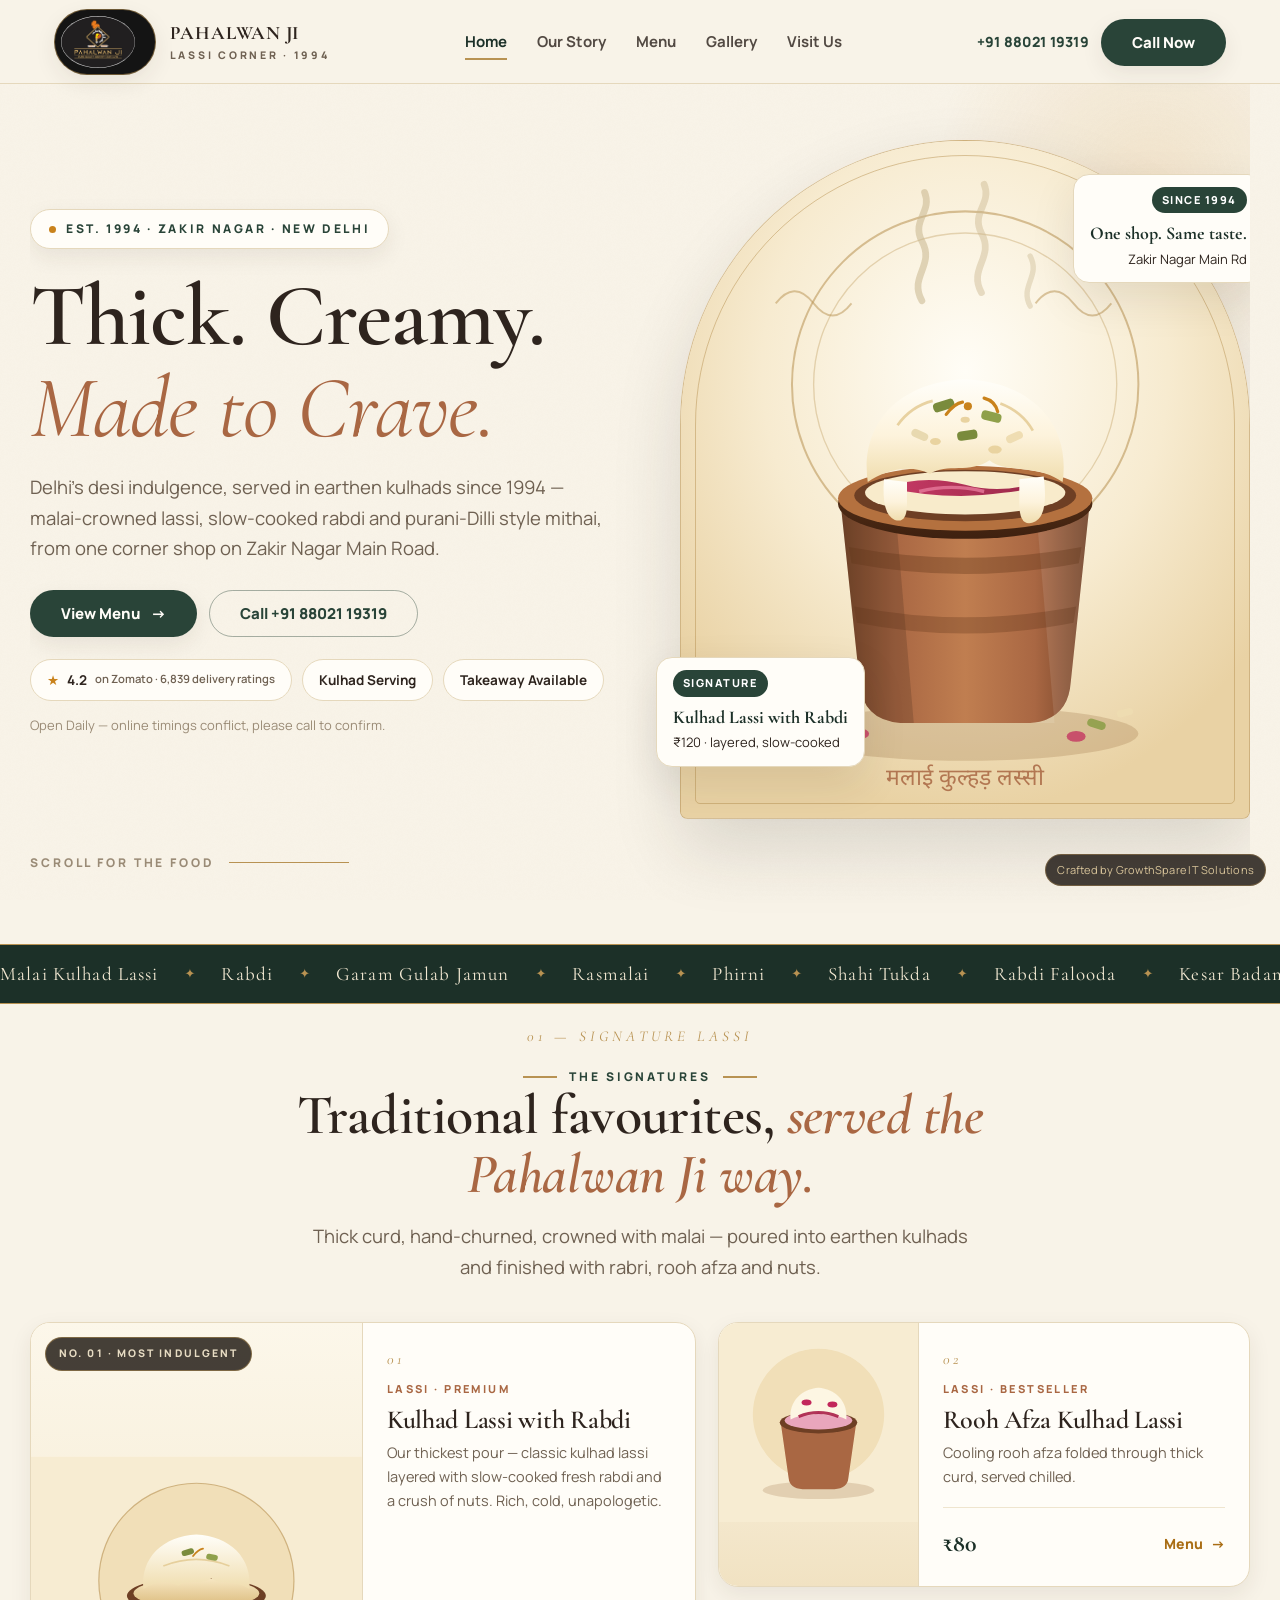
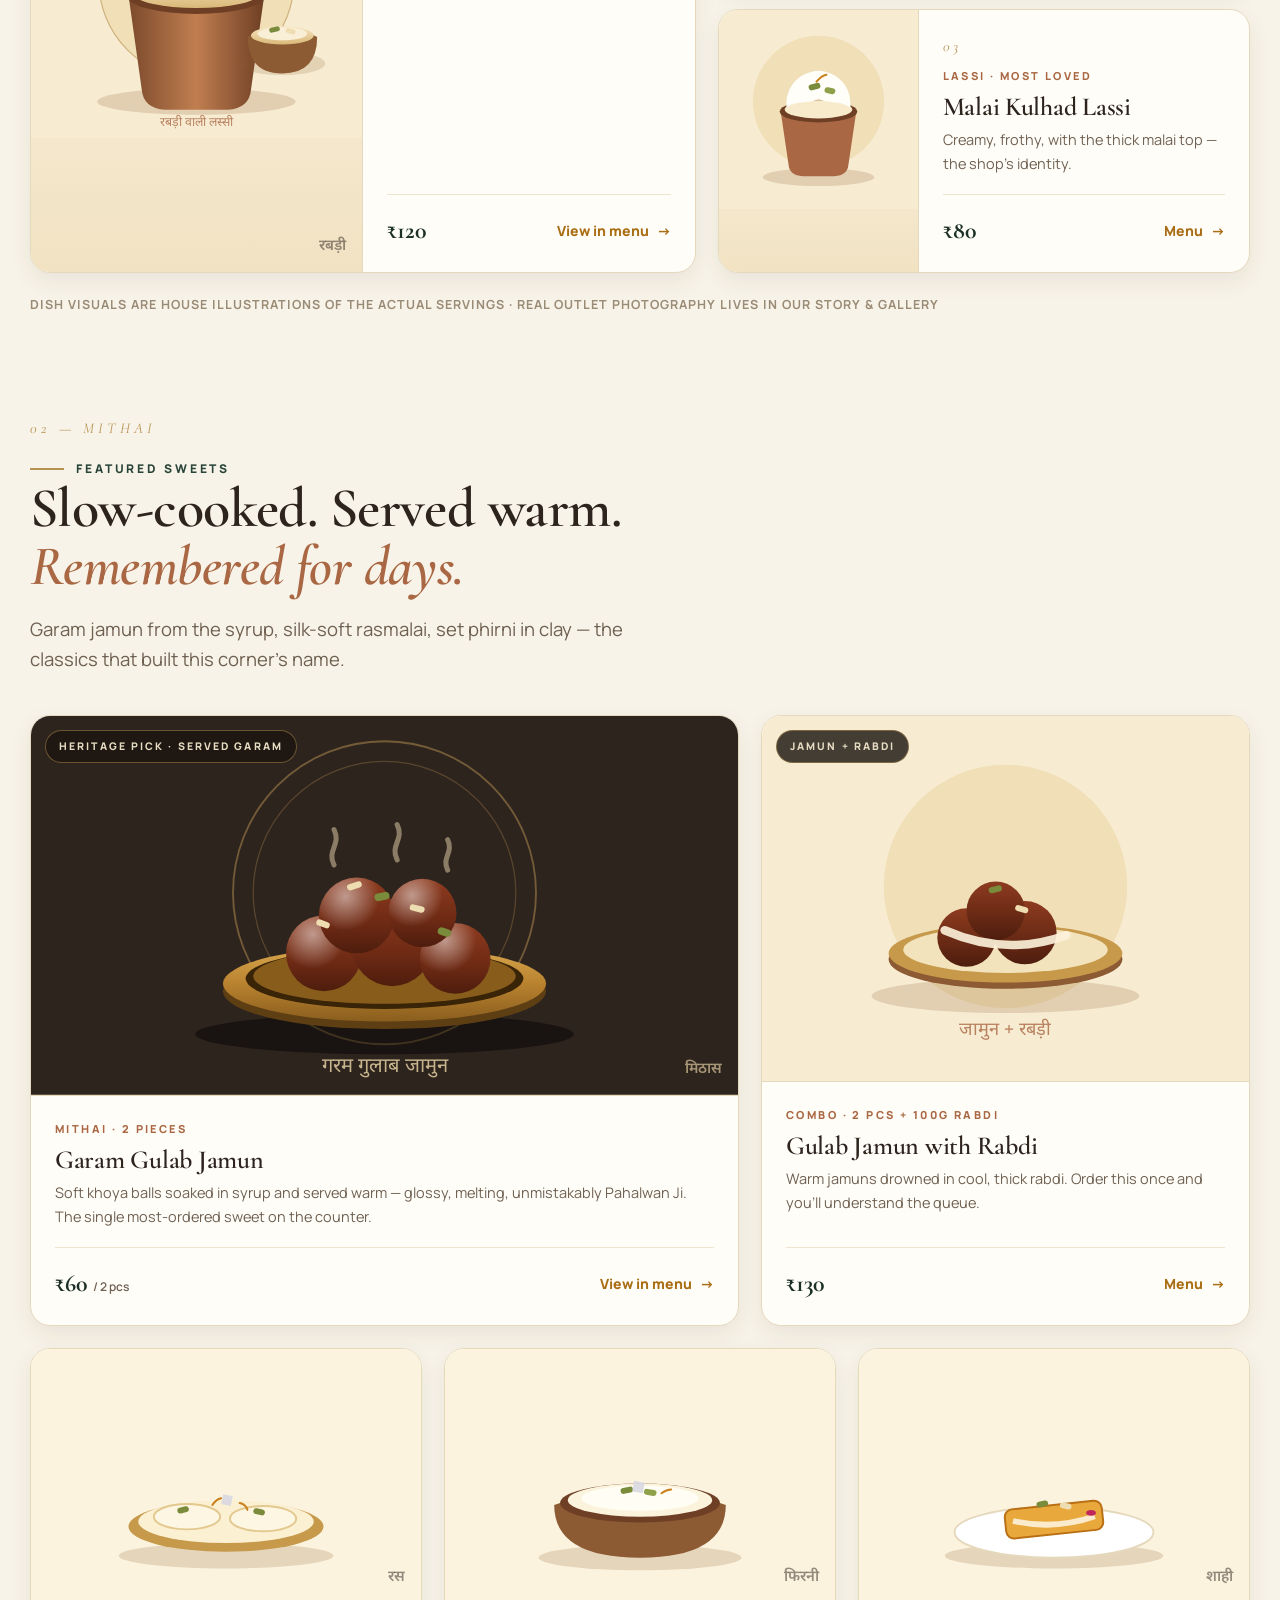
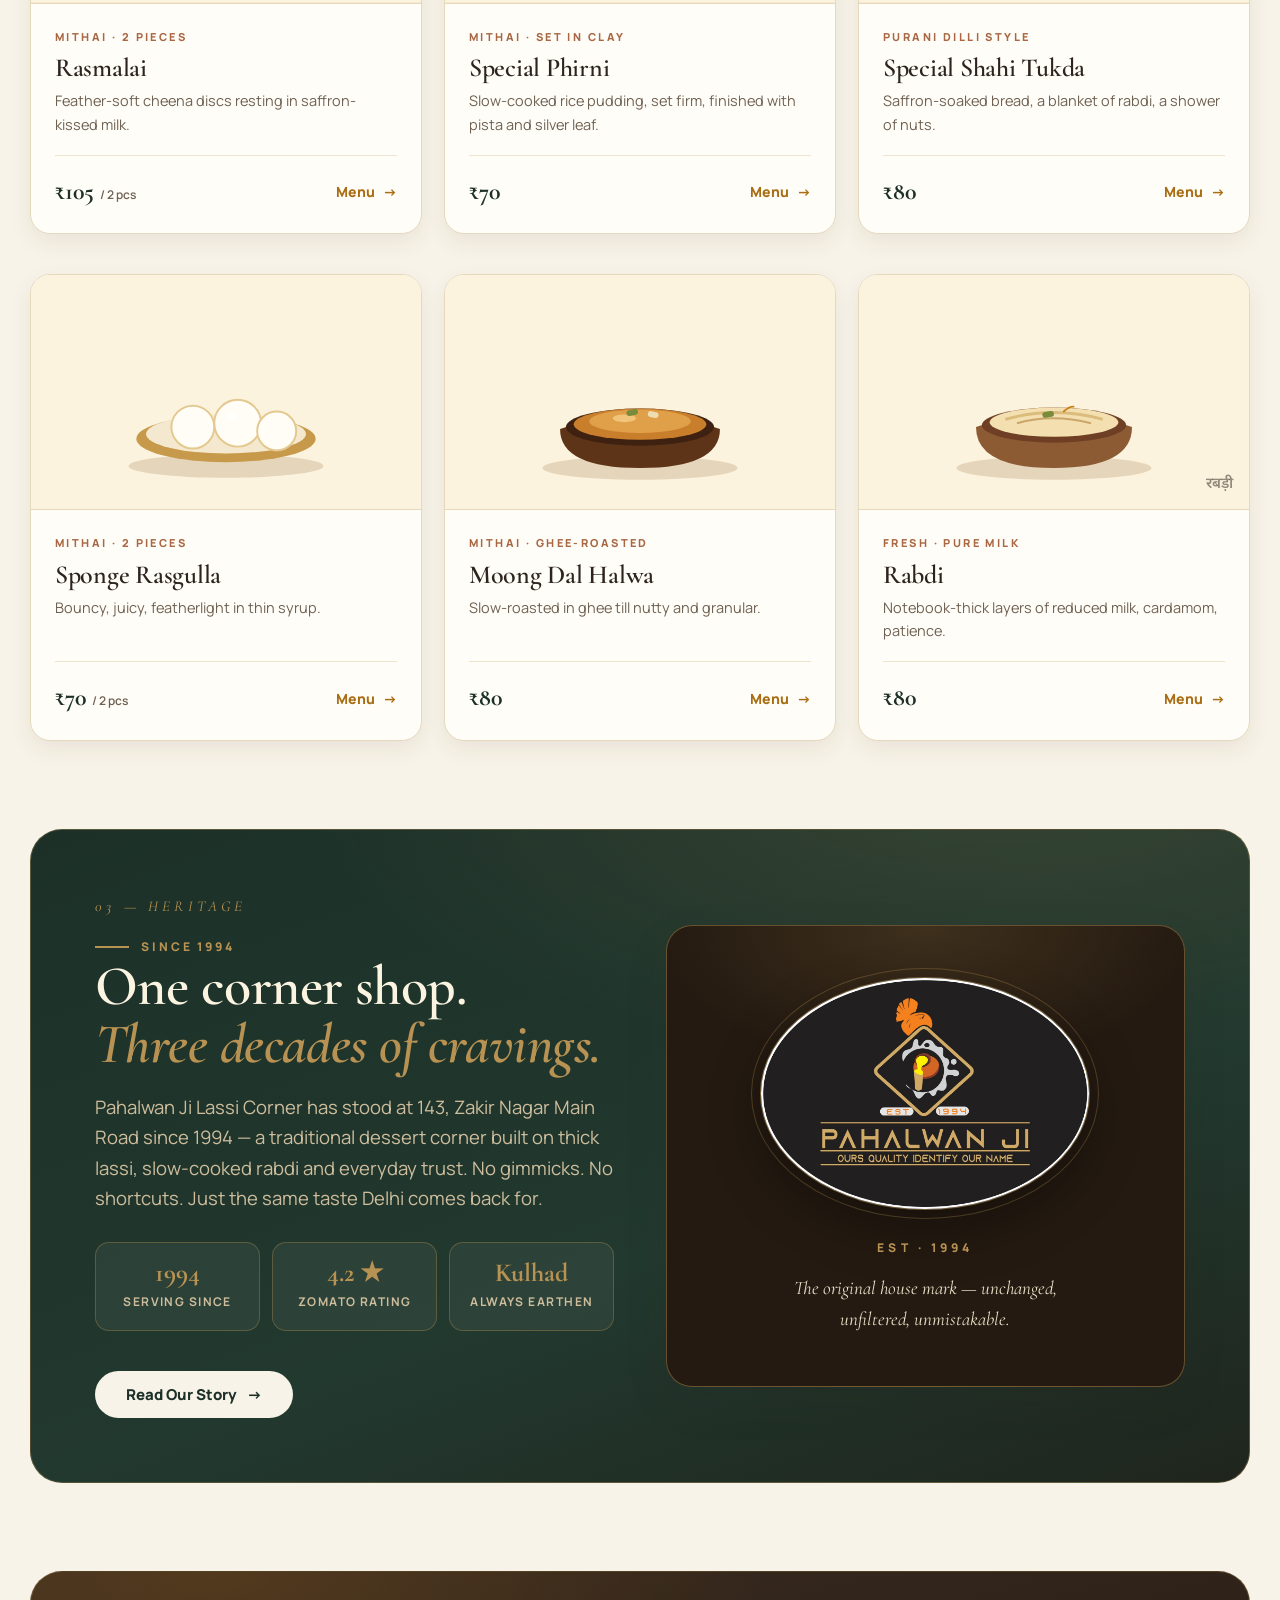
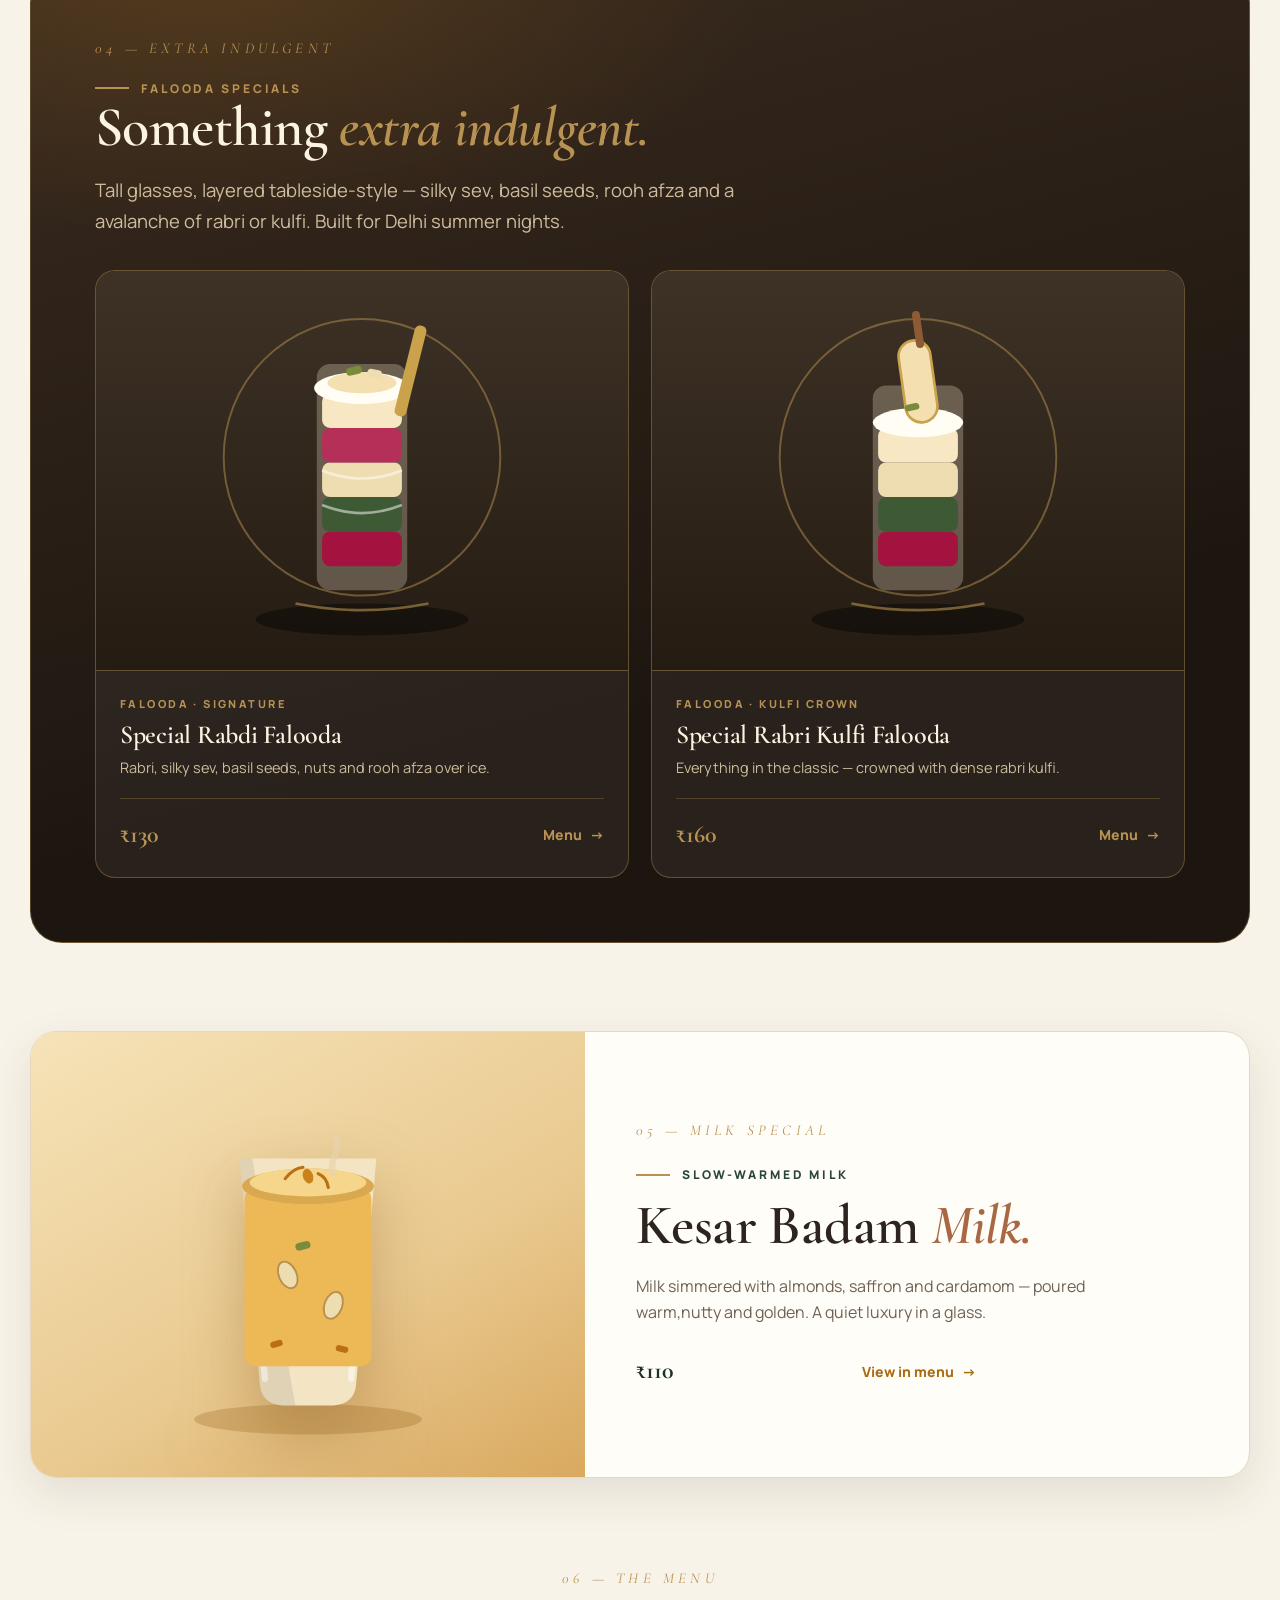
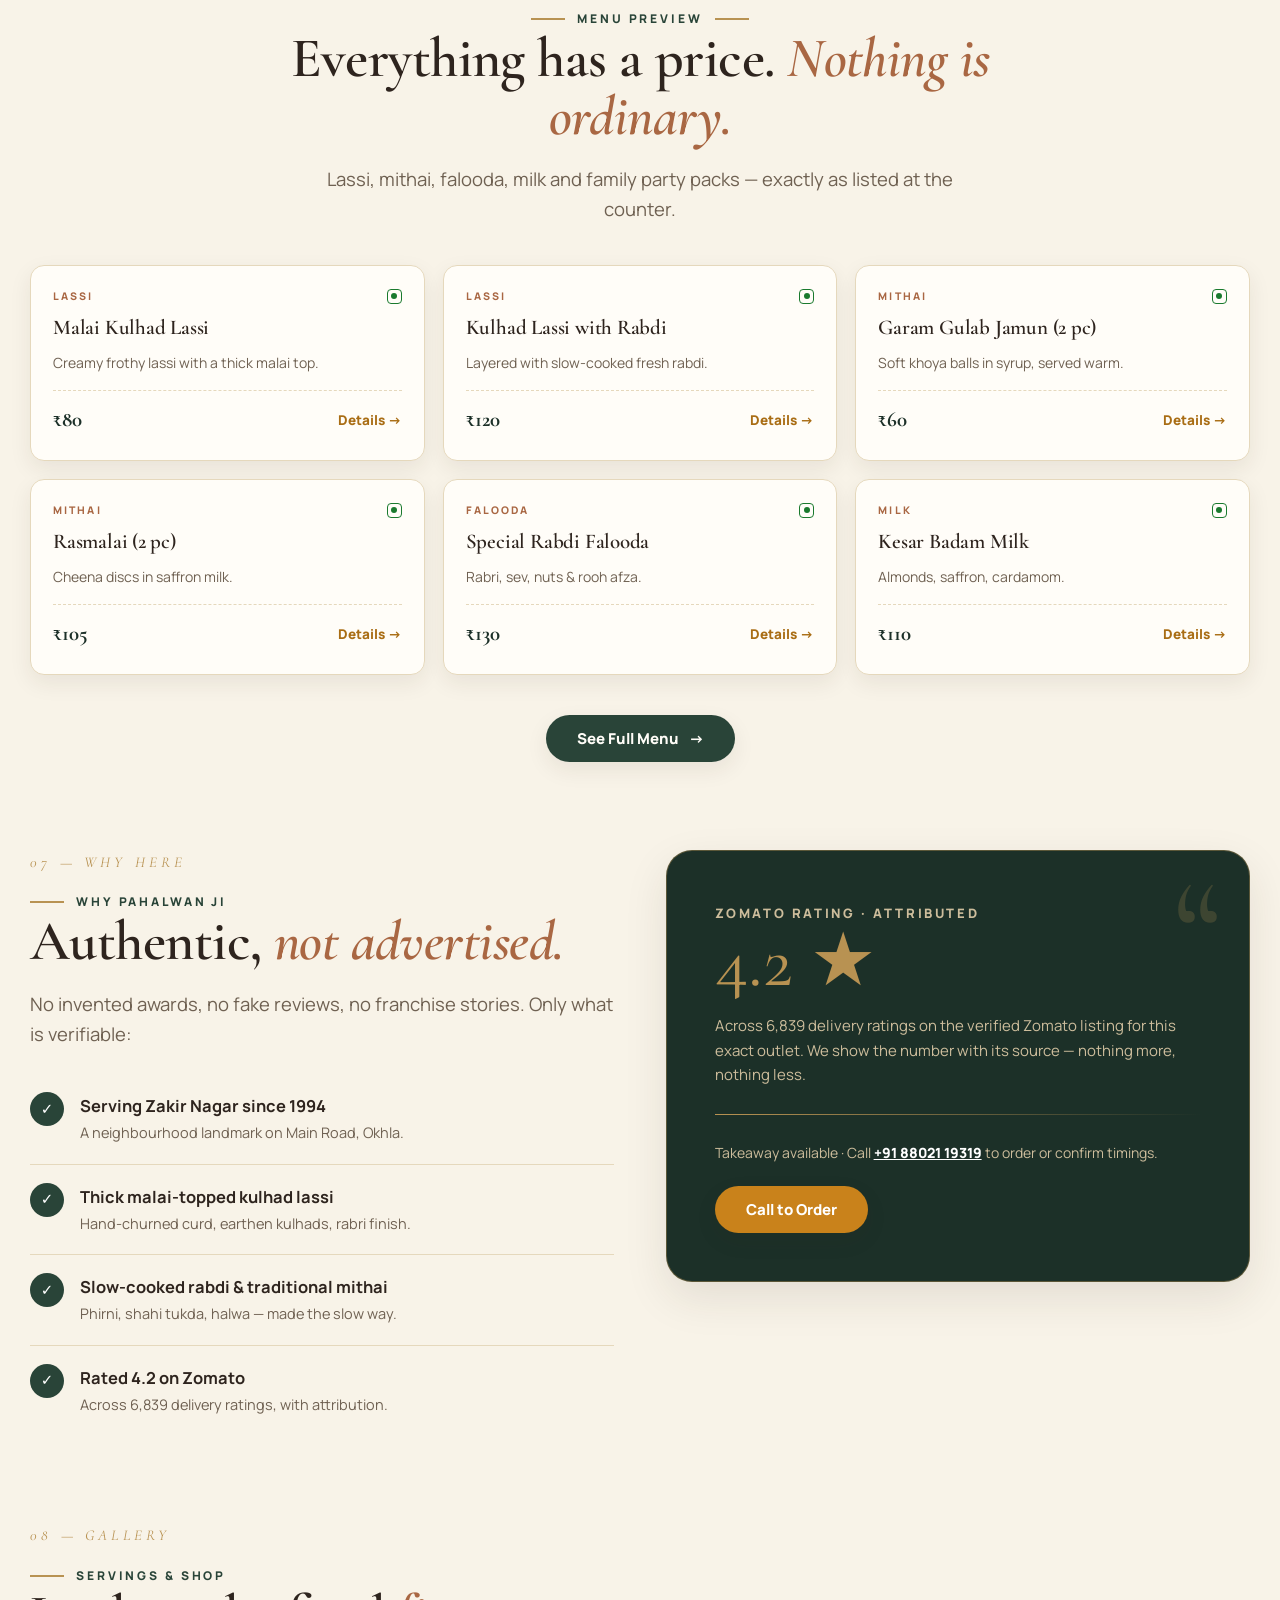
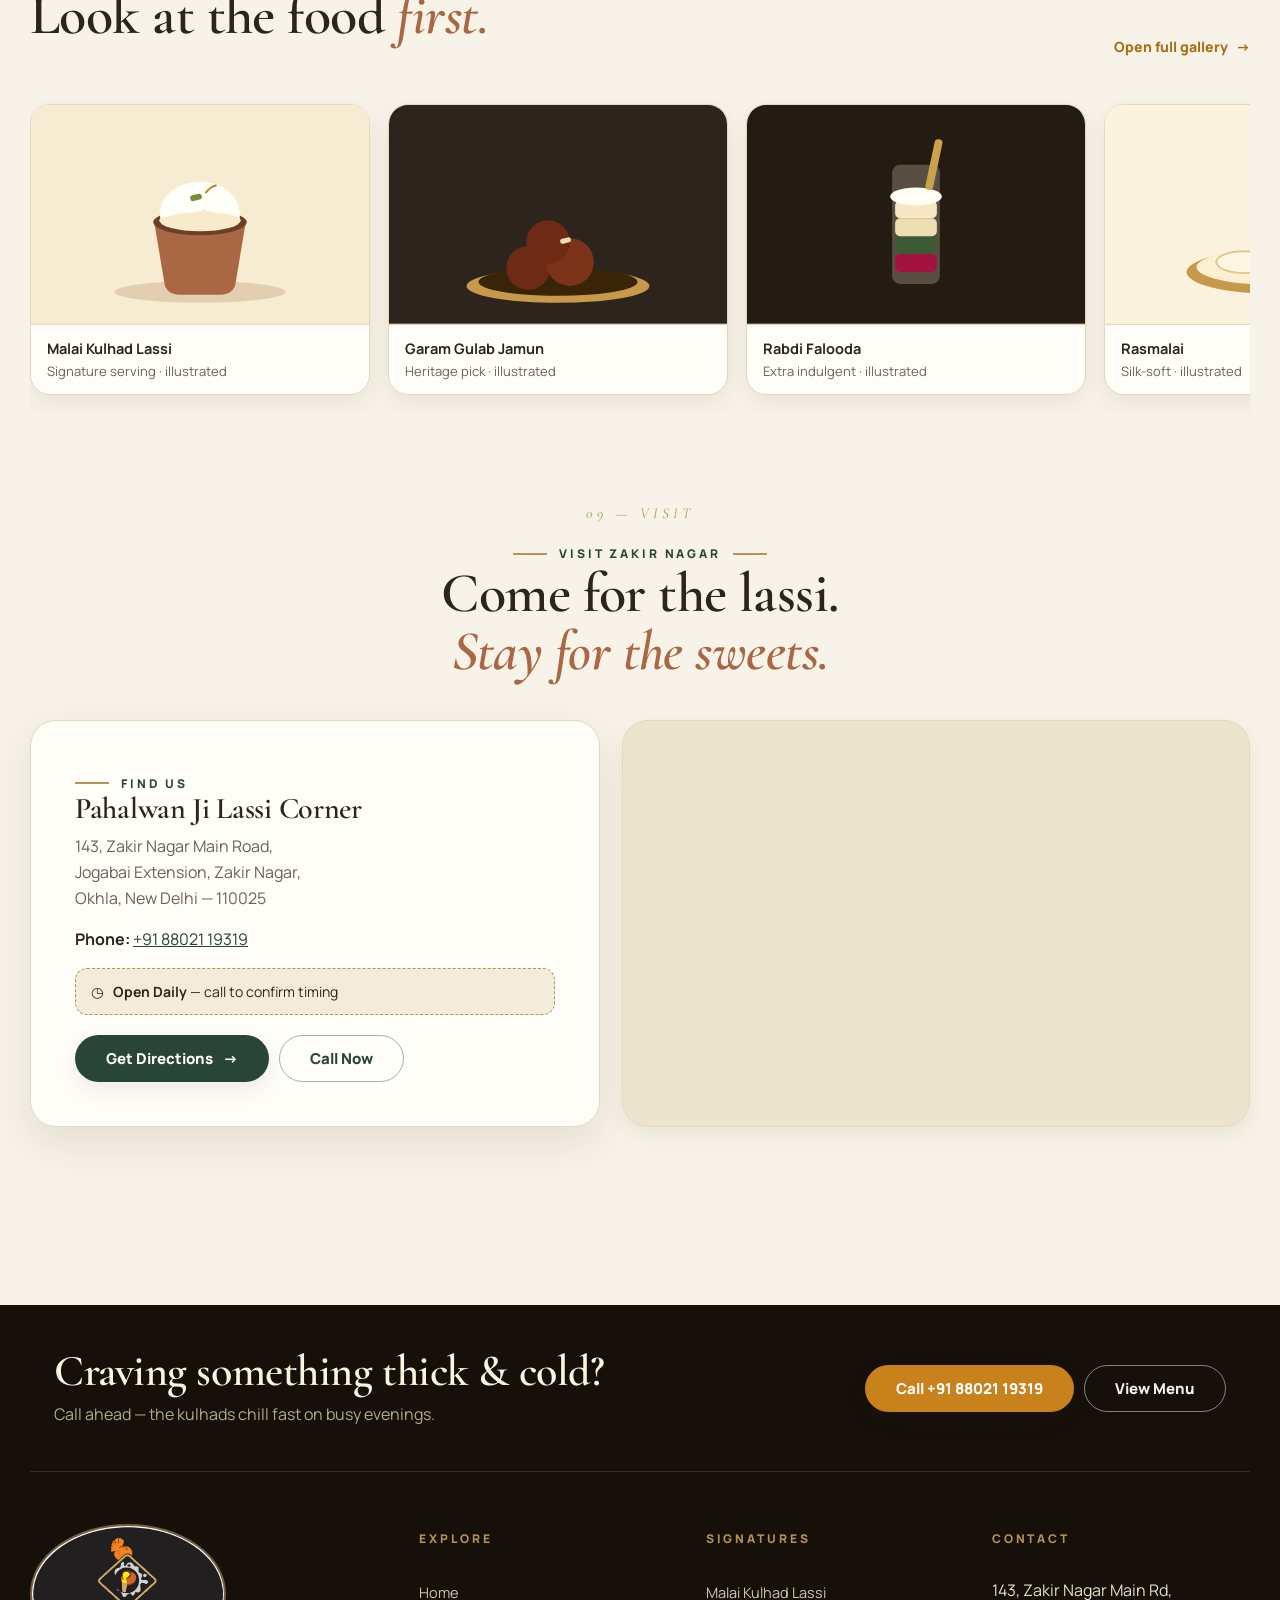
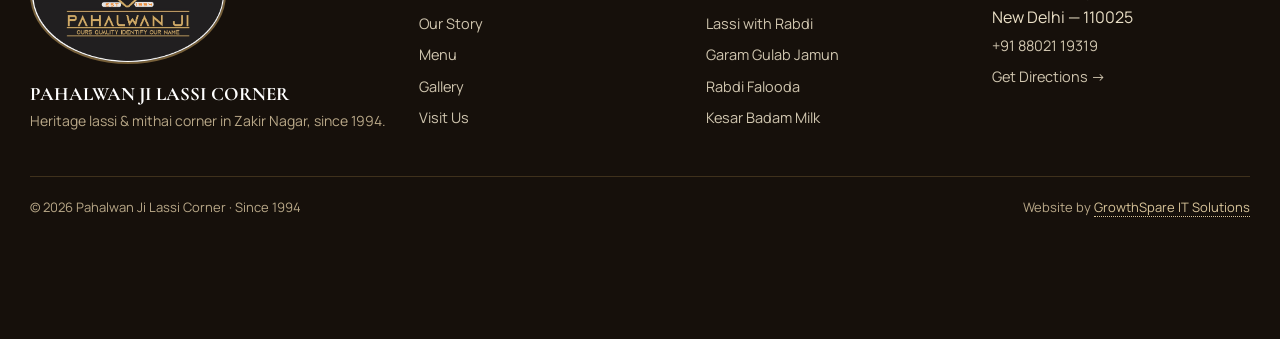
<file: index.html>
<!doctype html>
<html lang="en">
<head>
<meta charset="utf-8">
<meta name="viewport" content="width=device-width,initial-scale=1">
<title>Pahalwan Ji Lassi Corner — Kulhad Lassi, Rabdi & Mithai in Zakir Nagar Since 1994</title>
<meta name="description" content="Pahalwan Ji Lassi Corner, Zakir Nagar New Delhi since 1994. Thick Malai Kulhad Lassi, Kulhad Lassi with Rabdi, Garam Gulab Jamun, Rasmalai, Phirni, Shahi Tukda, Rabdi Falooda, Kesar Badam Milk. Call +91 88021 19319.">
<link rel="canonical" href="https://pahalwanjilassi.in/">
<meta name="robots" content="index,follow">
<meta name="theme-color" content="#294438">
<meta property="og:type" content="website">
<meta property="og:site_name" content="Pahalwan Ji Lassi Corner">
<meta property="og:title" content="Pahalwan Ji Lassi Corner — Thick. Creamy. Made to Crave. Since 1994.">
<meta property="og:description" content="Kulhad lassi, slow-cooked rabdi & heritage mithai in Zakir Nagar, New Delhi. Serving since 1994.">
<meta property="og:url" content="https://pahalwanjilassi.in/">
<meta property="og:image" content="https://pahalwanjilassi.in/logo.jpeg">
<meta name="twitter:card" content="summary_large_image">
<meta name="twitter:title" content="Pahalwan Ji Lassi Corner — Since 1994">
<meta name="twitter:description" content="Thick kulhad lassi, rabdi & mithai in Zakir Nagar, New Delhi.">
<meta name="twitter:image" content="https://pahalwanjilassi.in/logo.jpeg">
<link rel="icon" type="image/png" href="favicon.png">
<link rel="icon" type="image/png" sizes="32x32" href="assets/images/brand/favicon-32.png">
<link rel="apple-touch-icon" sizes="180x180" href="assets/images/brand/favicon-180.png">
<link rel="preconnect" href="https://fonts.googleapis.com">
<link rel="preconnect" href="https://fonts.gstatic.com" crossorigin>
<link href="https://fonts.googleapis.com/css2?family=Cormorant+Garamond:ital,wght@0,500;0,600;0,700;1,500;1,600&family=Manrope:wght@400;600;700;800&family=Noto+Sans+Devanagari:wght@400;600&display=swap" rel="stylesheet">
<link rel="stylesheet" href="assets/css/style.css">
<script type="application/ld+json">
{"@context":"https://schema.org","@type":"Restaurant","name":"Pahalwan Ji Lassi Corner","image":"https://pahalwanjilassi.in/logo.jpeg","servesCuisine":["Mithai","Desserts","Beverages"],"telephone":"+918802119319","foundingDate":"1994","priceRange":"₹₹","address":{"@type":"PostalAddress","streetAddress":"143, Zakir Nagar Main Rd, Jogabai Extension, Zakir Nagar, Okhla","addressLocality":"New Delhi","postalCode":"110025","addressCountry":"IN"},"geo":{"@type":"GeoCoordinates","latitude":28.5673939,"longitude":77.28021014},"hasMap":"https://www.google.com/maps?q=28.5673939,77.28021014","aggregateRating":{"@type":"AggregateRating","ratingValue":"4.2","ratingCount":"6839"},"sameAs":[]}
</script>
</head>
<body>

<!-- ============================================================
IMAGE AUDIT — Pahalwan Ji Lassi Corner (Oct 2026 research)
Research covered: Zomato listing + order page, Magicpin menu/photos,
Google business photos, Swiggy listing, food-walk coverage.
FINDINGS:
• Verified outlet assets available: shopfront photo (1 unique),
  2 printed menu-card photos, official client logo.
• Public review-uploaded "dish close-ups" inspected: gulab-jamun
  photo carries a recipe-blog text overlay; phirni photo carries a
  recipe-channel watermark; delivery-glass photo is dark/low quality.
  All three are UNVERIFIED as this outlet's own product photography
  and are NOT used anywhere on this site.
• One generic stock sweet image found in the old repo (mislabeled as
  shopfront) has been DELETED. Identical duplicate shopfront copies
  were merged into a single clearly-named file.
POLICY ON THIS SITE:
• Dish visuals are hand-drawn brand illustrations in the house
  palette — clearly presented as servings, NEVER labelled as photos.
• Real photography is used ONLY where verified: printed menu cards
  (Menu + Gallery, honestly captioned). The outlet shopfront photo
  was deliberately REMOVED from display (Oct 2026) pending a fresh
  professional shoot — no weak imagery stays on the site.
  No stock, no other restaurant's imagery, no AI food passed off
  as product photos.
============================================================ -->

<header class="site-header">
  <div class="wrap nav">
    <a class="brand" href="index.html" aria-label="Pahalwan Ji Lassi Corner — home">
      <span class="brand-capsule">
        <img src="assets/images/brand/pahalwan-ji-logo-oval.png" alt="Pahalwan Ji Lassi Corner — original logo, Est 1994" width="148" height="104" fetchpriority="high">
      </span>
      <span class="brand-text"><strong>PAHALWAN JI</strong><small>LASSI CORNER · 1994</small></span>
    </a>
    <nav class="nav-links" aria-label="Primary">
      <a href="index.html" class="active" aria-current="page">Home</a>
      <a href="about.html">Our Story</a>
      <a href="menu.html">Menu</a>
      <a href="gallery.html">Gallery</a>
      <a href="contact.html">Visit Us</a>
    </nav>
    <div class="nav-cta">
      <a class="nav-phone" href="tel:+918802119319">+91 88021 19319</a>
      <a class="btn btn-primary" href="tel:+918802119319">Call Now</a>
    </div>
    <button class="hamburger" id="hamburger" aria-label="Open navigation menu" aria-controls="mobileNav" aria-expanded="false">☰</button>
  </div>
</header>

<div class="mobile-nav" id="mobileNav" aria-hidden="true">
  <button class="mobile-close" id="mobileClose" aria-label="Close navigation menu">✕</button>
  <span class="m-logo"><img src="assets/images/brand/pahalwan-ji-logo-oval.png" alt="Pahalwan Ji Lassi Corner logo" width="208" height="146" loading="lazy"></span>
  <span class="m-est">EST. 1994 · ZAKIR NAGAR</span>
  <a class="m-link" href="index.html">Home</a>
  <a class="m-link" href="about.html">Our Story</a>
  <a class="m-link" href="menu.html">Menu</a>
  <a class="m-link" href="gallery.html">Gallery</a>
  <a class="m-link" href="contact.html">Visit Us</a>
  <div class="m-ctas">
    <a class="btn btn-saffron" href="tel:+918802119319">Call Now</a>
    <a class="btn btn-outline-cream" href="menu.html">View Menu</a>
  </div>
</div>

<main>
  <!-- ================= HERO ================= -->
  <section class="hero wrap" aria-label="Introduction">
    <div class="hero-grid">
      <div class="hero-copy">
        <span class="kicker"><span class="dot" aria-hidden="true"></span>EST. 1994 · ZAKIR NAGAR · NEW DELHI</span>
        <h1>Thick. Creamy.<br><span class="thin">Made to Crave.</span></h1>
        <p class="hero-sub">Delhi&rsquo;s desi indulgence, served in earthen kulhads since 1994 — malai-crowned lassi, slow-cooked rabdi and purani-Dilli style mithai, from one corner shop on Zakir Nagar Main Road.</p>
        <div class="hero-ctas">
          <a class="btn btn-primary" href="menu.html">View Menu <span class="arr" aria-hidden="true">→</span></a>
          <a class="btn btn-ghost" href="tel:+918802119319">Call +91 88021 19319</a>
        </div>
        <div class="hero-proof">
          <span class="proof-chip"><span class="star" aria-hidden="true">★</span> 4.2 <small>on Zomato · 6,839 delivery ratings</small></span>
          <span class="proof-chip">Kulhad Serving</span>
          <span class="proof-chip">Takeaway Available</span>
        </div>
        <p class="hero-note">Open Daily — online timings conflict, please call to confirm.</p>
      </div>
      <div class="hero-visual">
        <div class="arch-frame" role="img" aria-label="Illustrated serving of Malai Kulhad Lassi crowned with thick malai, pistachio and saffron">
          <svg class="dish" viewBox="0 0 420 500" xmlns="http://www.w3.org/2000/svg" aria-hidden="true">
            <defs>
              <radialGradient id="heroGlow" cx="50%" cy="34%" r="65%">
                <stop offset="0%" stop-color="#FFFDF6"/><stop offset="55%" stop-color="#F7EBD0"/><stop offset="100%" stop-color="#E9D2A4"/>
              </radialGradient>
              <linearGradient id="kulhad" x1="0" y1="0" x2="1" y2="0">
                <stop offset="0%" stop-color="#7C4A2C"/><stop offset="22%" stop-color="#A96743"/><stop offset="50%" stop-color="#C07E50"/><stop offset="78%" stop-color="#A96743"/><stop offset="100%" stop-color="#6E3F24"/>
              </linearGradient>
              <linearGradient id="kulhadDark" x1="0" y1="0" x2="0" y2="1">
                <stop offset="0%" stop-color="#5E3418"/><stop offset="100%" stop-color="#3E2110"/>
              </linearGradient>
              <linearGradient id="malai" x1="0" y1="0" x2="0" y2="1">
                <stop offset="0%" stop-color="#FFFEF9"/><stop offset="55%" stop-color="#FDF3DC"/><stop offset="100%" stop-color="#F0DDAE"/>
              </linearGradient>
              <linearGradient id="rooh" x1="0" y1="0" x2="1" y2="0">
                <stop offset="0%" stop-color="#C2275B"/><stop offset="100%" stop-color="#8E1239"/>
              </linearGradient>
            </defs>
            <rect width="420" height="500" fill="url(#heroGlow)"/>
            <circle cx="210" cy="180" r="128" fill="none" stroke="#B89252" stroke-width="1.5" opacity=".55"/>
            <circle cx="210" cy="180" r="112" fill="none" stroke="#B89252" stroke-width="1" opacity=".35"/>
            <path d="M70 120 q14 -18 28 0 q14 18 28 0" fill="none" stroke="#B89252" stroke-width="1.4" opacity=".5"/>
            <path d="M262 120 q14 -18 28 0 q14 18 28 0" fill="none" stroke="#B89252" stroke-width="1.4" opacity=".5"/>
            <!-- steam -->
            <path d="M178 118 c-10 -18 10 -26 0 -44 c-8 -15 8 -22 2 -36" fill="none" stroke="#C9B78F" stroke-width="5" stroke-linecap="round" opacity=".55"/>
            <path d="M222 112 c-10 -18 10 -26 0 -44 c-8 -15 8 -22 2 -36" fill="none" stroke="#C9B78F" stroke-width="5" stroke-linecap="round" opacity=".45"/>
            <path d="M258 122 c-8 -15 8 -22 0 -37" fill="none" stroke="#C9B78F" stroke-width="4" stroke-linecap="round" opacity=".4"/>
            <!-- table shadow -->
            <ellipse cx="210" cy="438" rx="128" ry="20" fill="#8A5A2E" opacity=".22"/>
            <!-- kulhad body -->
            <path d="M118 268 L132 400 Q134 428 162 430 L258 430 Q286 428 288 400 L302 268 Z" fill="url(#kulhad)"/>
            <path d="M118 268 L132 400 Q134 428 162 430 L172 430 L158 268 Z" fill="#000" opacity=".14"/>
            <path d="M262 268 L276 430 L258 430 Q286 428 288 400 L302 268 Z" fill="#fff" opacity=".10"/>
            <!-- clay bands -->
            <path d="M124 300 Q210 316 296 300 L294 312 Q210 328 126 312 Z" fill="#5E3418" opacity=".35"/>
            <path d="M128 344 Q210 360 292 344 L290 356 Q210 372 130 356 Z" fill="#5E3418" opacity=".3"/>
            <!-- rim -->
            <ellipse cx="210" cy="268" rx="94" ry="26" fill="url(#kulhadDark)"/>
            <ellipse cx="210" cy="264" rx="94" ry="24" fill="#B4713F"/>
            <ellipse cx="210" cy="262" rx="82" ry="19" fill="#6E3F24"/>
            <!-- lassi surface -->
            <ellipse cx="210" cy="260" rx="74" ry="16" fill="#F8EBCB"/>
            <!-- rooh afza swirl -->
            <path d="M150 256 q30 -10 60 -2 q30 8 58 -4 q-6 8 -30 10 q-40 6 -88 -4 Z" fill="url(#rooh)" opacity=".9"/>
            <path d="M176 259 q24 -6 48 0" stroke="#E87A9B" stroke-width="2.5" fill="none" opacity=".8"/>
            <!-- malai dome -->
            <path d="M138 252 C132 210 160 178 210 176 C260 178 288 210 282 252 C262 238 240 246 228 236 C214 246 196 238 184 246 C168 238 150 244 138 252 Z" fill="url(#malai)"/>
            <path d="M160 210 q10 -14 26 -18 M236 194 q16 6 24 20" stroke="#E3C98F" stroke-width="2" fill="none" opacity=".8"/>
            <ellipse cx="188" cy="222" rx="4" ry="2.6" fill="#E9D3A0"/>
            <ellipse cx="232" cy="228" rx="5" ry="3" fill="#E9D3A0"/>
            <ellipse cx="210" cy="206" rx="3.4" ry="2.2" fill="#E9D3A0"/>
            <!-- malai drip -->
            <path d="M150 250 q-2 26 8 30 q9 3 9 -12 l0 -16 Z" fill="url(#malai)"/>
            <path d="M268 248 q4 30 -8 34 q-10 3 -10 -14 l0 -18 Z" fill="url(#malai)"/>
            <!-- pista + saffron + almond -->
            <g>
              <rect x="186" y="192" width="16" height="7" rx="3" fill="#7A8B3C" transform="rotate(-18 194 195)"/>
              <rect x="222" y="200" width="15" height="7" rx="3" fill="#8FA04A" transform="rotate(14 229 203)"/>
              <rect x="204" y="214" width="15" height="7" rx="3" fill="#7A8B3C" transform="rotate(-8 211 217)"/>
              <rect x="170" y="214" width="13" height="6" rx="3" fill="#E8D9B0" transform="rotate(24 176 217)"/>
              <rect x="240" y="216" width="13" height="6" rx="3" fill="#EFDDB2" transform="rotate(-24 246 219)"/>
              <path d="M196 202 q6 -8 12 -9 M224 190 q8 2 10 10" stroke="#C9821B" stroke-width="2.4" fill="none" stroke-linecap="round"/>
              <circle cx="212" cy="196" r="3" fill="#C9821B"/>
            </g>
            <!-- scattered nuts & petals at base -->
            <g opacity=".9">
              <rect x="104" y="424" width="14" height="6" rx="3" fill="#7A8B3C" transform="rotate(-20 111 427)"/>
              <rect x="300" y="428" width="14" height="6" rx="3" fill="#8FA04A" transform="rotate(18 307 431)"/>
              <ellipse cx="132" cy="438" rx="7" ry="4" fill="#C2275B" opacity=".8"/>
              <ellipse cx="292" cy="440" rx="7" ry="4" fill="#C2275B" opacity=".8"/>
              <rect x="322" y="420" width="12" height="5" rx="2.5" fill="#EFDDB2" transform="rotate(-14 328 422)"/>
              <rect x="86" y="418" width="12" height="5" rx="2.5" fill="#EFDDB2" transform="rotate(16 92 420)"/>
            </g>
            <text x="210" y="476" text-anchor="middle" font-family="Noto Sans Devanagari,sans-serif" font-size="17" fill="#A96743" opacity=".85">मलाई कुल्हड़ लस्सी</text>
          </svg>
        </div>
        <div class="hero-card-float price-tag"><span class="pill">SIGNATURE</span><strong>Kulhad Lassi with Rabdi</strong>₹120 · layered, slow-cooked</div>
        <div class="hero-card-float est-tag"><span class="pill">SINCE 1994</span><strong>One shop. Same taste.</strong>Zakir Nagar Main Rd</div>
      </div>
    </div>
    <div class="hero-scroll" aria-hidden="true">SCROLL FOR THE FOOD</div>
  </section>

  <!-- ================= MARQUEE ================= -->
  <div class="marquee" aria-hidden="true">
    <div class="marquee-track">
      <span>Malai Kulhad Lassi</span><i>✦</i><span>Rabdi</span><i>✦</i><span>Garam Gulab Jamun</span><i>✦</i><span>Rasmalai</span><i>✦</i><span>Phirni</span><i>✦</i><span>Shahi Tukda</span><i>✦</i><span>Rabdi Falooda</span><i>✦</i><span>Kesar Badam Milk</span><i>✦</i><span class="hi">सन् १९९४ से</span><i>✦</i>
      <span>Malai Kulhad Lassi</span><i>✦</i><span>Rabdi</span><i>✦</i><span>Garam Gulab Jamun</span><i>✦</i><span>Rasmalai</span><i>✦</i><span>Phirni</span><i>✦</i><span>Shahi Tukda</span><i>✦</i><span>Rabdi Falooda</span><i>✦</i><span>Kesar Badam Milk</span><i>✦</i><span class="hi">सन् १९९४ से</span><i>✦</i>
    </div>
  </div>

  <!-- ================= SIGNATURE LASSI ================= -->
  <section class="section wrap" aria-label="Signature lassi" style="padding-top:20px">
    <div class="sec-head center reveal">
      <span class="sec-no">01 — SIGNATURE LASSI</span>
      <span class="eyebrow center">The Signatures</span>
      <h2>Traditional favourites, <em>served the Pahalwan&nbsp;Ji way.</em></h2>
      <p class="lede">Thick curd, hand-churned, crowned with malai — poured into earthen kulhads and finished with rabri, rooh afza and nuts.</p>
    </div>

    <div class="sig-feature">
      <article class="dish-card featured reveal">
        <div class="dish-art">
          <span class="art-tag">No. 01 · Most Indulgent</span>
          <svg viewBox="0 0 400 340" xmlns="http://www.w3.org/2000/svg" role="img" aria-label="Illustrated serving of Kulhad Lassi layered with rabdi">
            <defs>
              <linearGradient id="sKul" x1="0" y1="0" x2="1" y2="0"><stop offset="0%" stop-color="#7C4A2C"/><stop offset="50%" stop-color="#C07E50"/><stop offset="100%" stop-color="#6E3F24"/></linearGradient>
              <linearGradient id="sMal" x1="0" y1="0" x2="0" y2="1"><stop offset="0%" stop-color="#FFFEF9"/><stop offset="100%" stop-color="#F0DDAE"/></linearGradient>
              <linearGradient id="sRab" x1="0" y1="0" x2="0" y2="1"><stop offset="0%" stop-color="#F7E7C3"/><stop offset="100%" stop-color="#D9B878"/></linearGradient>
            </defs>
            <rect width="400" height="340" fill="#F7ECD2"/>
            <circle cx="200" cy="150" r="118" fill="#F1DFB8"/>
            <circle cx="200" cy="150" r="118" fill="none" stroke="#B89252" stroke-width="1.5" opacity=".6"/>
            <ellipse cx="200" cy="296" rx="120" ry="16" fill="#8A5A2E" opacity=".2"/>
            <path d="M118 168 L134 282 Q136 304 162 306 L238 306 Q264 304 266 282 L282 168 Z" fill="url(#sKul)"/>
            <ellipse cx="200" cy="168" rx="84" ry="22" fill="#6E3F24"/>
            <ellipse cx="200" cy="165" rx="76" ry="18" fill="url(#sRab)"/>
            <path d="M136 160 C132 122 160 96 200 94 C240 96 268 122 264 160 C246 148 228 156 218 147 C206 156 190 148 178 156 C164 148 148 152 136 160 Z" fill="url(#sMal)"/>
            <path d="M160 132 q40 -16 80 0" stroke="#E3C98F" stroke-width="2" fill="none" opacity=".8"/>
            <rect x="182" y="112" width="15" height="7" rx="3" fill="#7A8B3C" transform="rotate(-16 189 115)"/>
            <rect x="212" y="118" width="14" height="7" rx="3" fill="#8FA04A" transform="rotate(12 219 121)"/>
            <path d="M196 120 q6 -8 12 -9" stroke="#C9821B" stroke-width="2.2" fill="none" stroke-linecap="round"/>
            <ellipse cx="304" cy="250" rx="52" ry="14" fill="#8A5A2E" opacity=".18"/>
            <path d="M262 218 Q262 262 304 262 Q346 262 346 218 L338 214 L270 214 Z" fill="#8C5A33"/>
            <ellipse cx="304" cy="216" rx="38" ry="11" fill="url(#sRab)"/>
            <ellipse cx="304" cy="214" rx="30" ry="8" fill="#F9EED6"/>
            <rect x="288" y="206" width="13" height="6" rx="3" fill="#7A8B3C" transform="rotate(-14 294 209)"/>
            <rect x="308" y="208" width="12" height="6" rx="3" fill="#EFDDB2" transform="rotate(16 314 211)"/>
            <text x="200" y="326" text-anchor="middle" font-family="Noto Sans Devanagari,sans-serif" font-size="15" fill="#A96743" opacity=".8">रबड़ी वाली लस्सी</text>
          </svg>
          <span class="art-hi" aria-hidden="true">रबड़ी</span>
        </div>
        <div class="dish-body">
          <span class="sig-num">01</span>
          <span class="dish-cat">Lassi · Premium</span>
          <h3>Kulhad Lassi with Rabdi</h3>
          <p>Our thickest pour — classic kulhad lassi layered with slow-cooked fresh rabdi and a crush of nuts. Rich, cold, unapologetic.</p>
          <div class="dish-foot"><span class="price">₹120</span><a class="link-arrow" href="menu.html">View in menu <span class="arr">→</span></a></div>
        </div>
      </article>
      <div class="sig-side">
        <article class="dish-card reveal">
          <div class="dish-art">
            <svg viewBox="0 0 200 200" xmlns="http://www.w3.org/2000/svg" role="img" aria-label="Illustrated serving of Rooh Afza Kulhad Lassi">
              <rect width="200" height="200" fill="#F7ECD2"/>
              <circle cx="100" cy="92" r="66" fill="#F1DFB8"/>
              <ellipse cx="100" cy="168" rx="56" ry="9" fill="#8A5A2E" opacity=".2"/>
              <path d="M62 100 L70 156 Q71 166 84 167 L116 167 Q129 166 130 156 L138 100 Z" fill="#A96743"/>
              <ellipse cx="100" cy="100" rx="39" ry="11" fill="#6E3F24"/>
              <ellipse cx="100" cy="98" rx="34" ry="9" fill="#E9A6BC"/>
              <path d="M72 97 C70 78 84 66 100 65 C116 66 130 78 128 97 C118 91 108 95 100 90 C92 95 82 91 72 97 Z" fill="#FDF6E3"/>
              <path d="M80 94 q20 -8 40 0" stroke="#A4123F" stroke-width="3" fill="none" opacity=".85"/>
              <ellipse cx="88" cy="80" rx="5" ry="3" fill="#C2275B"/><ellipse cx="114" cy="82" rx="5" ry="3" fill="#C2275B"/>
            </svg>
          </div>
          <div class="dish-body">
            <span class="sig-num">02</span>
            <span class="dish-cat">Lassi · Bestseller</span>
            <h3>Rooh Afza Kulhad Lassi</h3>
            <p>Cooling rooh afza folded through thick curd, served chilled.</p>
            <div class="dish-foot"><span class="price">₹80</span><a class="link-arrow" href="menu.html">Menu <span class="arr">→</span></a></div>
          </div>
        </article>
        <article class="dish-card reveal">
          <div class="dish-art">
            <svg viewBox="0 0 200 200" xmlns="http://www.w3.org/2000/svg" role="img" aria-label="Illustrated serving of Malai Kulhad Lassi">
              <rect width="200" height="200" fill="#F7ECD2"/>
              <circle cx="100" cy="92" r="66" fill="#F1DFB8"/>
              <ellipse cx="100" cy="168" rx="56" ry="9" fill="#8A5A2E" opacity=".2"/>
              <path d="M62 102 L70 156 Q71 166 84 167 L116 167 Q129 166 130 156 L138 102 Z" fill="#A96743"/>
              <ellipse cx="100" cy="102" rx="39" ry="11" fill="#6E3F24"/>
              <ellipse cx="100" cy="100" rx="34" ry="9" fill="#F8EBCB"/>
              <path d="M68 98 C66 76 82 62 100 61 C118 62 134 76 132 98 C120 90 108 95 100 89 C92 95 80 90 68 98 Z" fill="#FFFEF9"/>
              <rect x="90" y="74" width="12" height="6" rx="3" fill="#7A8B3C" transform="rotate(-14 96 77)"/>
              <rect x="106" y="78" width="11" height="6" rx="3" fill="#8FA04A" transform="rotate(12 111 81)"/>
              <path d="M98 72 q5 -6 10 -7" stroke="#C9821B" stroke-width="2" fill="none" stroke-linecap="round"/>
            </svg>
          </div>
          <div class="dish-body">
            <span class="sig-num">03</span>
            <span class="dish-cat">Lassi · Most Loved</span>
            <h3>Malai Kulhad Lassi</h3>
            <p>Creamy, frothy, with the thick malai top — the shop&rsquo;s identity.</p>
            <div class="dish-foot"><span class="price">₹80</span><a class="link-arrow" href="menu.html">Menu <span class="arr">→</span></a></div>
          </div>
        </article>
      </div>
    </div>
    <p class="caption reveal" style="margin-top:14px">Dish visuals are house illustrations of the actual servings · Real outlet photography lives in Our Story &amp; Gallery</p>
  </section>

  <!-- ================= SWEET SHOWCASE ================= -->
  <section class="section wrap" aria-label="Featured sweets" style="padding-top:0">
    <div class="sec-head reveal">
      <span class="sec-no">02 — MITHAI</span>
      <span class="eyebrow">Featured Sweets</span>
      <h2>Slow-cooked. Served warm. <em>Remembered for days.</em></h2>
      <p class="lede">Garam jamun from the syrup, silk-soft rasmalai, set phirni in clay — the classics that built this corner&rsquo;s name.</p>
    </div>

    <div class="showcase">
      <article class="dish-card big reveal">
        <div class="dish-art">
          <span class="art-tag">Heritage Pick · Served Garam</span>
          <svg viewBox="0 0 560 300" xmlns="http://www.w3.org/2000/svg" role="img" aria-label="Illustrated serving of garam gulab jamun in a brass bowl">
            <defs>
              <linearGradient id="jam" x1="0" y1="0" x2="0" y2="1"><stop offset="0%" stop-color="#8E3B1F"/><stop offset="60%" stop-color="#6E2A14"/><stop offset="100%" stop-color="#4E1D0D"/></linearGradient>
              <radialGradient id="jamHi" cx="35%" cy="25%" r="45%"><stop offset="0%" stop-color="#fff" stop-opacity=".5"/><stop offset="100%" stop-color="#fff" stop-opacity="0"/></radialGradient>
              <linearGradient id="brass" x1="0" y1="0" x2="0" y2="1"><stop offset="0%" stop-color="#D9A94F"/><stop offset="50%" stop-color="#B9822F"/><stop offset="100%" stop-color="#8A5E1E"/></linearGradient>
            </defs>
            <rect width="560" height="300" fill="#2E241E"/>
            <circle cx="280" cy="140" r="120" fill="none" stroke="#B89252" stroke-width="1.5" opacity=".5"/>
            <circle cx="280" cy="140" r="104" fill="none" stroke="#B89252" stroke-width="1" opacity=".3"/>
            <ellipse cx="280" cy="252" rx="150" ry="16" fill="#000" opacity=".45"/>
            <ellipse cx="280" cy="218" rx="128" ry="30" fill="#5E3F14"/>
            <ellipse cx="280" cy="212" rx="128" ry="30" fill="url(#brass)"/>
            <ellipse cx="280" cy="208" rx="110" ry="24" fill="#3A2408"/>
            <ellipse cx="280" cy="206" rx="104" ry="22" fill="#C98A2B" opacity=".55"/>
            <g>
              <circle cx="232" cy="188" r="30" fill="url(#jam)"/><circle cx="232" cy="188" r="30" fill="url(#jamHi)"/>
              <circle cx="286" cy="182" r="32" fill="url(#jam)"/><circle cx="286" cy="182" rx="32" ry="32" fill="url(#jamHi)"/>
              <circle cx="336" cy="192" r="28" fill="url(#jam)"/><circle cx="336" cy="192" r="28" fill="url(#jamHi)"/>
              <circle cx="258" cy="158" r="30" fill="url(#jam)"/><circle cx="258" cy="158" r="30" fill="url(#jamHi)"/>
              <circle cx="310" cy="156" r="27" fill="url(#jam)"/><circle cx="310" cy="156" r="27" fill="url(#jamHi)"/>
            </g>
            <g fill="#EFDDB2">
              <rect x="250" y="132" width="12" height="5" rx="2.5" transform="rotate(-18 256 134)"/>
              <rect x="300" y="150" width="12" height="5" rx="2.5" transform="rotate(14 306 152)"/>
              <rect x="226" y="162" width="11" height="5" rx="2.5" transform="rotate(20 231 164)"/>
            </g>
            <g fill="#7A8B3C">
              <rect x="272" y="140" width="12" height="6" rx="3" transform="rotate(-12 278 143)"/>
              <rect x="322" y="168" width="11" height="6" rx="3" transform="rotate(18 327 171)"/>
            </g>
            <path d="M240 118 c-6 -12 6 -16 0 -28 M290 114 c-6 -12 6 -16 0 -28 M330 122 c-5 -10 5 -14 0 -24" stroke="#E8D3AC" stroke-width="4" stroke-linecap="round" fill="none" opacity=".5"/>
            <text x="280" y="282" text-anchor="middle" font-family="Noto Sans Devanagari,sans-serif" font-size="16" fill="#D8C49A" opacity=".9">गरम गुलाब जामुन</text>
          </svg>
          <span class="art-hi" aria-hidden="true" style="color:rgba(216,196,154,.7)">मिठास</span>
        </div>
        <div class="dish-body">
          <span class="dish-cat">Mithai · 2 Pieces</span>
          <h3>Garam Gulab Jamun</h3>
          <p>Soft khoya balls soaked in syrup and served warm — glossy, melting, unmistakably Pahalwan Ji. The single most-ordered sweet on the counter.</p>
          <div class="dish-foot"><span class="price">₹60 <small>/ 2 pcs</small></span><a class="link-arrow" href="menu.html">View in menu <span class="arr">→</span></a></div>
        </div>
      </article>

      <article class="dish-card reveal">
        <div class="dish-art">
          <span class="art-tag">Jamun + Rabdi</span>
          <svg viewBox="0 0 400 300" xmlns="http://www.w3.org/2000/svg" role="img" aria-label="Illustrated serving of gulab jamun with rabdi">
            <defs><linearGradient id="jam2" x1="0" y1="0" x2="0" y2="1"><stop offset="0%" stop-color="#8E3B1F"/><stop offset="100%" stop-color="#4E1D0D"/></linearGradient></defs>
            <rect width="400" height="300" fill="#F7ECD2"/>
            <circle cx="200" cy="140" r="100" fill="#F1DFB8"/>
            <ellipse cx="200" cy="230" rx="110" ry="14" fill="#8A5A2E" opacity=".2"/>
            <ellipse cx="200" cy="200" rx="96" ry="24" fill="#8C5A33"/>
            <ellipse cx="200" cy="195" rx="96" ry="24" fill="#C79A4B"/>
            <ellipse cx="200" cy="192" rx="84" ry="19" fill="#F3E3BC"/>
            <circle cx="168" cy="182" r="24" fill="url(#jam2)"/><circle cx="216" cy="178" r="26" fill="url(#jam2)"/><circle cx="192" cy="160" r="24" fill="url(#jam2)"/>
            <path d="M150 176 q50 22 100 4" stroke="#FDF3DC" stroke-width="7" fill="none" stroke-linecap="round" opacity=".9"/>
            <rect x="186" y="140" width="11" height="5" rx="2.5" fill="#7A8B3C" transform="rotate(-14 191 142)"/>
            <rect x="208" y="156" width="11" height="5" rx="2.5" fill="#EFDDB2" transform="rotate(16 213 158)"/>
            <text x="200" y="262" text-anchor="middle" font-family="Noto Sans Devanagari,sans-serif" font-size="15" fill="#A96743" opacity=".8">जामुन + रबड़ी</text>
          </svg>
        </div>
        <div class="dish-body">
          <span class="dish-cat">Combo · 2 pcs + 100g Rabdi</span>
          <h3>Gulab Jamun with Rabdi</h3>
          <p>Warm jamuns drowned in cool, thick rabdi. Order this once and you&rsquo;ll understand the queue.</p>
          <div class="dish-foot"><span class="price">₹130</span><a class="link-arrow" href="menu.html">Menu <span class="arr">→</span></a></div>
        </div>
      </article>
    </div>

    <div class="trio">
      <article class="dish-card reveal">
        <div class="dish-art">
          <svg viewBox="0 0 400 260" xmlns="http://www.w3.org/2000/svg" role="img" aria-label="Illustrated serving of rasmalai">
            <rect width="400" height="260" fill="#FBF3DE"/>
            <ellipse cx="200" cy="212" rx="110" ry="13" fill="#8A5A2E" opacity=".2"/>
            <ellipse cx="200" cy="182" rx="100" ry="26" fill="#C79A4B"/>
            <ellipse cx="200" cy="177" rx="90" ry="22" fill="#FBF0D2"/>
            <ellipse cx="160" cy="172" rx="34" ry="13" fill="#FDF6E3" stroke="#E3C98F" stroke-width="2"/>
            <ellipse cx="238" cy="174" rx="34" ry="13" fill="#FDF6E3" stroke="#E3C98F" stroke-width="2"/>
            <rect x="150" y="162" width="12" height="6" rx="3" fill="#7A8B3C" transform="rotate(-14 156 165)"/>
            <rect x="228" y="164" width="12" height="6" rx="3" fill="#7A8B3C" transform="rotate(12 234 167)"/>
            <path d="M186 160 q4 -6 9 -7 M214 158 q6 1 8 7" stroke="#C9821B" stroke-width="2" fill="none" stroke-linecap="round"/>
            <rect x="196" y="150" width="10" height="10" fill="#D9D9E2" opacity=".9" transform="rotate(12 201 155)"/>
          </svg>
          <span class="art-hi" aria-hidden="true">रस</span>
        </div>
        <div class="dish-body">
          <span class="dish-cat">Mithai · 2 Pieces</span>
          <h3>Rasmalai</h3>
          <p>Feather-soft cheena discs resting in saffron-kissed milk.</p>
          <div class="dish-foot"><span class="price">₹105 <small>/ 2 pcs</small></span><a class="link-arrow" href="menu.html">Menu <span class="arr">→</span></a></div>
        </div>
      </article>
      <article class="dish-card reveal">
        <div class="dish-art">
          <svg viewBox="0 0 400 260" xmlns="http://www.w3.org/2000/svg" role="img" aria-label="Illustrated serving of special phirni in an earthen bowl">
            <rect width="400" height="260" fill="#FBF3DE"/>
            <ellipse cx="200" cy="214" rx="104" ry="13" fill="#8A5A2E" opacity=".2"/>
            <path d="M112 160 Q112 214 200 214 Q288 214 288 160 L276 156 L124 156 Z" fill="#8C5A33"/>
            <ellipse cx="200" cy="158" rx="82" ry="20" fill="#6E3F24"/>
            <ellipse cx="200" cy="155" rx="74" ry="17" fill="#FBF3DC"/>
            <ellipse cx="200" cy="153" rx="60" ry="13" fill="#FFFDF4"/>
            <rect x="180" y="142" width="13" height="6" rx="3" fill="#7A8B3C" transform="rotate(-12 186 145)"/>
            <rect x="204" y="144" width="13" height="6" rx="3" fill="#8FA04A" transform="rotate(10 210 147)"/>
            <rect x="193" y="136" width="11" height="11" fill="#D9D9E2" opacity=".9" transform="rotate(10 198 141)"/>
            <path d="M222 148 q5 -4 10 -4" stroke="#C9821B" stroke-width="2" fill="none" stroke-linecap="round"/>
          </svg>
          <span class="art-hi" aria-hidden="true">फिरनी</span>
        </div>
        <div class="dish-body">
          <span class="dish-cat">Mithai · Set in Clay</span>
          <h3>Special Phirni</h3>
          <p>Slow-cooked rice pudding, set firm, finished with pista and silver leaf.</p>
          <div class="dish-foot"><span class="price">₹70</span><a class="link-arrow" href="menu.html">Menu <span class="arr">→</span></a></div>
        </div>
      </article>
      <article class="dish-card reveal">
        <div class="dish-art">
          <svg viewBox="0 0 400 260" xmlns="http://www.w3.org/2000/svg" role="img" aria-label="Illustrated serving of special shahi tukda">
            <rect width="400" height="260" fill="#FBF3DE"/>
            <ellipse cx="200" cy="212" rx="112" ry="13" fill="#8A5A2E" opacity=".2"/>
            <ellipse cx="200" cy="188" rx="102" ry="26" fill="#fff" stroke="#E5D8BC" stroke-width="2"/>
            <rect x="150" y="160" width="100" height="30" rx="8" fill="#E9A83C" transform="rotate(-6 200 175)"/>
            <rect x="150" y="160" width="100" height="30" rx="8" fill="none" stroke="#B96F14" stroke-width="2" transform="rotate(-6 200 175)"/>
            <path d="M158 172 q42 14 84 4" stroke="#FDF3DC" stroke-width="6" fill="none" transform="rotate(-6 200 175)" opacity=".9"/>
            <rect x="182" y="156" width="12" height="6" rx="3" fill="#7A8B3C" transform="rotate(-12 188 159)"/>
            <rect x="206" y="158" width="12" height="6" rx="3" fill="#EFDDB2" transform="rotate(12 212 161)"/>
            <ellipse cx="238" cy="168" rx="5" ry="3" fill="#C2275B"/>
          </svg>
          <span class="art-hi" aria-hidden="true">शाही</span>
        </div>
        <div class="dish-body">
          <span class="dish-cat">Purani Dilli Style</span>
          <h3>Special Shahi Tukda</h3>
          <p>Saffron-soaked bread, a blanket of rabdi, a shower of nuts.</p>
          <div class="dish-foot"><span class="price">₹80</span><a class="link-arrow" href="menu.html">Menu <span class="arr">→</span></a></div>
        </div>
      </article>
    </div>

    <div class="trio mt-lg">
      <article class="dish-card reveal">
        <div class="dish-art">
          <svg viewBox="0 0 400 240" xmlns="http://www.w3.org/2000/svg" role="img" aria-label="Illustrated serving of sponge rasgulla">
            <rect width="400" height="240" fill="#FBF3DE"/>
            <ellipse cx="200" cy="196" rx="100" ry="12" fill="#8A5A2E" opacity=".2"/>
            <ellipse cx="200" cy="168" rx="92" ry="24" fill="#C79A4B"/>
            <ellipse cx="200" cy="163" rx="82" ry="20" fill="#F4E9CE"/>
            <circle cx="166" cy="156" r="22" fill="#FFFDF6" stroke="#E3C98F" stroke-width="2"/>
            <circle cx="212" cy="152" r="24" fill="#FFFDF6" stroke="#E3C98F" stroke-width="2"/>
            <circle cx="252" cy="160" r="20" fill="#FFFDF6" stroke="#E3C98F" stroke-width="2"/>
            <ellipse cx="206" cy="145" rx="5" ry="3" fill="#fff" opacity=".9"/>
          </svg>
        </div>
        <div class="dish-body">
          <span class="dish-cat">Mithai · 2 Pieces</span>
          <h3>Sponge Rasgulla</h3>
          <p>Bouncy, juicy, featherlight in thin syrup.</p>
          <div class="dish-foot"><span class="price">₹70 <small>/ 2 pcs</small></span><a class="link-arrow" href="menu.html">Menu <span class="arr">→</span></a></div>
        </div>
      </article>
      <article class="dish-card reveal">
        <div class="dish-art">
          <svg viewBox="0 0 400 240" xmlns="http://www.w3.org/2000/svg" role="img" aria-label="Illustrated serving of moong dal halwa">
            <rect width="400" height="240" fill="#FBF3DE"/>
            <ellipse cx="200" cy="198" rx="100" ry="12" fill="#8A5A2E" opacity=".2"/>
            <path d="M118 158 Q118 198 200 198 Q282 198 282 158 L270 154 L130 154 Z" fill="#5E3418"/>
            <ellipse cx="200" cy="156" rx="76" ry="19" fill="#3E2110"/>
            <ellipse cx="200" cy="153" rx="68" ry="16" fill="#C97E2C"/>
            <ellipse cx="200" cy="150" rx="52" ry="12" fill="#E0A04A"/>
            <ellipse cx="184" cy="147" rx="12" ry="4" fill="#F6CE85" opacity=".8"/>
            <rect x="186" y="138" width="12" height="6" rx="3" fill="#7A8B3C" transform="rotate(-12 192 141)"/>
            <rect x="208" y="140" width="11" height="6" rx="3" fill="#EFDDB2" transform="rotate(12 213 143)"/>
          </svg>
        </div>
        <div class="dish-body">
          <span class="dish-cat">Mithai · Ghee-Roasted</span>
          <h3>Moong Dal Halwa</h3>
          <p>Slow-roasted in ghee till nutty and granular.</p>
          <div class="dish-foot"><span class="price">₹80</span><a class="link-arrow" href="menu.html">Menu <span class="arr">→</span></a></div>
        </div>
      </article>
      <article class="dish-card reveal">
        <div class="dish-art">
          <svg viewBox="0 0 400 240" xmlns="http://www.w3.org/2000/svg" role="img" aria-label="Illustrated serving of fresh rabdi">
            <rect width="400" height="240" fill="#FBF3DE"/>
            <ellipse cx="200" cy="198" rx="100" ry="12" fill="#8A5A2E" opacity=".2"/>
            <path d="M120 156 Q120 198 200 198 Q280 198 280 156 L268 152 L132 152 Z" fill="#8C5A33"/>
            <ellipse cx="200" cy="154" rx="74" ry="18" fill="#6E3F24"/>
            <ellipse cx="200" cy="151" rx="66" ry="15" fill="#F3DFAF"/>
            <path d="M150 148 q50 -14 100 0" stroke="#D9B878" stroke-width="3" fill="none" opacity=".9"/>
            <path d="M162 152 q36 -10 76 0" stroke="#B98F4E" stroke-width="2" fill="none" opacity=".7"/>
            <rect x="188" y="140" width="12" height="6" rx="3" fill="#7A8B3C" transform="rotate(-10 194 143)"/>
            <path d="M210 140 q5 -5 10 -5" stroke="#C9821B" stroke-width="2" fill="none" stroke-linecap="round"/>
          </svg>
          <span class="art-hi" aria-hidden="true">रबड़ी</span>
        </div>
        <div class="dish-body">
          <span class="dish-cat">Fresh · Pure Milk</span>
          <h3>Rabdi</h3>
          <p>Notebook-thick layers of reduced milk, cardamom, patience.</p>
          <div class="dish-foot"><span class="price">₹80</span><a class="link-arrow" href="menu.html">Menu <span class="arr">→</span></a></div>
        </div>
      </article>
    </div>
  </section>

  <!-- ================= HERITAGE ================= -->
  <section class="section wrap" aria-label="Heritage since 1994" style="padding-top:0">
    <div class="dark-block reveal">
      <div class="heritage-grid">
        <div>
          <span class="sec-no">03 — HERITAGE</span>
          <span class="eyebrow">Since 1994</span>
          <h2>One corner shop.<br><em>Three decades of cravings.</em></h2>
          <p class="lede">Pahalwan Ji Lassi Corner has stood at 143, Zakir Nagar Main Road since 1994 — a traditional dessert corner built on thick lassi, slow-cooked rabdi and everyday trust. No gimmicks. No shortcuts. Just the same taste Delhi comes back for.</p>
          <div class="heritage-facts">
            <div class="fact"><strong>1994</strong><span>Serving Since</span></div>
            <div class="fact"><strong>4.2 ★</strong><span>Zomato Rating</span></div>
            <div class="fact"><strong>Kulhad</strong><span>Always Earthen</span></div>
          </div>
          <div class="mt-lg"><a class="btn btn-cream" href="about.html">Read Our Story <span class="arr" aria-hidden="true">→</span></a></div>
        </div>
        <div class="seal-panel">
          <div class="seal-ring">
            <img src="assets/images/brand/pahalwan-ji-logo-oval.png" alt="Pahalwan Ji Lassi Corner — original house mark, Est 1994" width="440" height="310" loading="lazy">
          </div>
          <p class="seal-est">EST · 1994</p>
          <p class="seal-tag">The original house mark — unchanged, unfiltered, unmistakable.</p>
        </div>
      </div>
    </div>
  </section>

  <!-- ================= FALOODA ================= -->
  <section class="section wrap" aria-label="Falooda specials" style="padding-top:0">
    <div class="dark-block cocoa reveal">
      <span class="sec-no">04 — EXTRA INDULGENT</span>
      <span class="eyebrow">Falooda Specials</span>
      <h2>Something <em>extra indulgent.</em></h2>
      <p class="lede">Tall glasses, layered tableside-style — silky sev, basil seeds, rooh afza and a avalanche of rabri or kulfi. Built for Delhi summer nights.</p>
      <div class="falooda-grid">
        <article class="fal-card">
          <div class="dish-art">
            <svg viewBox="0 0 400 300" xmlns="http://www.w3.org/2000/svg" role="img" aria-label="Illustrated tall glass of special rabdi falooda">
              <rect width="400" height="300" fill="none"/>
              <circle cx="200" cy="140" r="104" fill="none" stroke="#B89252" stroke-width="1.5" opacity=".5"/>
              <ellipse cx="200" cy="262" rx="80" ry="12" fill="#000" opacity=".4"/>
              <rect x="166" y="70" width="68" height="170" rx="10" fill="#F3E7CE" opacity=".28"/>
              <rect x="170" y="196" width="60" height="26" rx="6" fill="#A4123F"/>
              <rect x="170" y="170" width="60" height="26" rx="6" fill="#3E5A34"/>
              <rect x="170" y="144" width="60" height="26" rx="6" fill="#EFDDB2"/>
              <rect x="170" y="118" width="60" height="26" rx="6" fill="#C2275B" opacity=".85"/>
              <rect x="170" y="92" width="60" height="26" rx="6" fill="#F7E7C3"/>
              <path d="M170 150 q30 12 60 0 M170 176 q30 12 60 0" stroke="#fff" stroke-width="2" opacity=".5" fill="none"/>
              <ellipse cx="200" cy="88" rx="36" ry="12" fill="#FFFDF4"/>
              <ellipse cx="200" cy="84" rx="26" ry="8" fill="#F3DFAF"/>
              <rect x="188" y="72" width="12" height="6" rx="3" fill="#7A8B3C" transform="rotate(-12 194 75)"/>
              <rect x="204" y="74" width="11" height="6" rx="3" fill="#EFDDB2" transform="rotate(12 209 77)"/>
              <rect x="232" y="40" width="9" height="70" rx="4" fill="#C9A24B" transform="rotate(14 236 75)"/>
              <path d="M150 250 q50 10 100 0" stroke="#B89252" stroke-width="2" fill="none" opacity=".6"/>
            </svg>
          </div>
          <div class="dish-body">
            <span class="dish-cat" style="color:var(--gold)">Falooda · Signature</span>
            <h3>Special Rabdi Falooda</h3>
            <p>Rabri, silky sev, basil seeds, nuts and rooh afza over ice.</p>
            <div class="dish-foot"><span class="price">₹130</span><a class="link-arrow" href="menu.html">Menu <span class="arr">→</span></a></div>
          </div>
        </article>
        <article class="fal-card">
          <div class="dish-art">
            <svg viewBox="0 0 400 300" xmlns="http://www.w3.org/2000/svg" role="img" aria-label="Illustrated tall glass of rabri kulfi falooda with a kulfi stick">
              <rect width="400" height="300" fill="none"/>
              <circle cx="200" cy="140" r="104" fill="none" stroke="#B89252" stroke-width="1.5" opacity=".5"/>
              <ellipse cx="200" cy="262" rx="80" ry="12" fill="#000" opacity=".4"/>
              <rect x="166" y="86" width="68" height="154" rx="10" fill="#F3E7CE" opacity=".28"/>
              <rect x="170" y="196" width="60" height="26" rx="6" fill="#A4123F"/>
              <rect x="170" y="170" width="60" height="26" rx="6" fill="#3E5A34"/>
              <rect x="170" y="144" width="60" height="26" rx="6" fill="#EFDDB2"/>
              <rect x="170" y="118" width="60" height="26" rx="6" fill="#F7E7C3"/>
              <ellipse cx="200" cy="114" rx="34" ry="11" fill="#FFFDF4"/>
              <rect x="188" y="52" width="24" height="62" rx="12" fill="#F3DFAF" transform="rotate(-8 200 83)"/>
              <rect x="188" y="52" width="24" height="62" rx="12" fill="none" stroke="#C9A24B" stroke-width="2" transform="rotate(-8 200 83)"/>
              <rect x="197" y="30" width="6" height="28" rx="3" fill="#8C5A33" transform="rotate(-8 200 44)"/>
              <rect x="190" y="100" width="11" height="5" rx="2.5" fill="#7A8B3C" transform="rotate(-12 195 102)"/>
              <path d="M150 250 q50 10 100 0" stroke="#B89252" stroke-width="2" fill="none" opacity=".6"/>
            </svg>
          </div>
          <div class="dish-body">
            <span class="dish-cat" style="color:var(--gold)">Falooda · Kulfi Crown</span>
            <h3>Special Rabri Kulfi Falooda</h3>
            <p>Everything in the classic — crowned with dense rabri kulfi.</p>
            <div class="dish-foot"><span class="price">₹160</span><a class="link-arrow" href="menu.html">Menu <span class="arr">→</span></a></div>
          </div>
        </article>
      </div>
    </div>
  </section>

  <!-- ================= MILK ================= -->
  <section class="section wrap" aria-label="Kesar Badam Milk" style="padding-top:0">
    <div class="milk-strip reveal">
      <div class="milk-art">
        <svg viewBox="0 0 300 320" xmlns="http://www.w3.org/2000/svg" role="img" aria-label="Illustrated glass of kesar badam milk with almonds">
          <ellipse cx="150" cy="290" rx="90" ry="12" fill="#8A5A10" opacity=".25"/>
          <path d="M96 84 L112 262 Q113 278 130 279 L170 279 Q187 278 188 262 L204 84 Z" fill="#F3E4C4"/>
          <path d="M96 84 L112 262 Q113 278 130 279 L140 279 L106 84 Z" fill="#000" opacity=".08"/>
          <path d="M104 108 L116 258 M196 108 L184 258" stroke="#fff" stroke-width="5" opacity=".5" stroke-linecap="round"/>
          <rect x="100" y="108" width="100" height="140" rx="8" fill="#F0C46C"/>
          <rect x="100" y="108" width="100" height="140" rx="8" fill="#E8A83C" opacity=".45"/>
          <ellipse cx="150" cy="106" rx="52" ry="14" fill="#D9A94F"/>
          <ellipse cx="150" cy="103" rx="46" ry="11" fill="#F6D68A"/>
          <path d="M170 96 c-4 -12 6 -16 2 -28" stroke="#E8D3AC" stroke-width="5" stroke-linecap="round" fill="none" opacity=".7"/>
          <path d="M132 100 q6 -8 14 -9 M158 96 q7 3 8 11" stroke="#B96F14" stroke-width="2.5" fill="none" stroke-linecap="round"/>
          <ellipse cx="150" cy="98" rx="4" ry="6" fill="#C9821B" transform="rotate(-18 150 98)"/>
          <ellipse cx="134" cy="176" rx="7" ry="11" fill="#EFDDB2" stroke="#B98F4E" stroke-width="1.5" transform="rotate(-24 134 176)"/>
          <ellipse cx="170" cy="200" rx="7" ry="11" fill="#EFDDB2" stroke="#B98F4E" stroke-width="1.5" transform="rotate(20 170 200)"/>
          <rect x="140" y="150" width="12" height="6" rx="3" fill="#7A8B3C" transform="rotate(-14 146 153)"/>
          <g fill="#B96F14"><rect x="120" y="228" width="10" height="5" rx="2.5" transform="rotate(-16 125 230)"/><rect x="172" y="232" width="10" height="5" rx="2.5" transform="rotate(14 177 234)"/></g>
        </svg>
      </div>
      <div class="milk-body">
        <span class="sec-no">05 — MILK SPECIAL</span>
        <span class="eyebrow">Slow-Warmed Milk</span>
        <h2>Kesar Badam <em>Milk.</em></h2>
        <p>Milk simmered with almonds, saffron and cardamom — poured warm,nutty and golden. A quiet luxury in a glass.</p>
        <div class="dish-foot" style="border:0;padding:0;margin-top:8px;max-width:340px"><span class="price">₹110</span><a class="link-arrow" href="menu.html">View in menu <span class="arr">→</span></a></div>
      </div>
    </div>
  </section>

  <!-- ================= MENU PREVIEW ================= -->
  <section class="section wrap" aria-label="Menu preview" style="padding-top:0">
    <div class="sec-head center reveal">
      <span class="sec-no">06 — THE MENU</span>
      <span class="eyebrow center">Menu Preview</span>
      <h2>Everything has a price. <em>Nothing is ordinary.</em></h2>
      <p class="lede">Lassi, mithai, falooda, milk and family party packs — exactly as listed at the counter.</p>
    </div>
    <div class="menu-board">
      <div class="menu-item reveal"><div class="m-top"><span class="tag">Lassi</span><span class="veg" title="Veg"></span></div><h3>Malai Kulhad Lassi</h3><p>Creamy frothy lassi with a thick malai top.</p><div class="row"><strong>₹80</strong><a href="menu.html">Details →</a></div></div>
      <div class="menu-item reveal"><div class="m-top"><span class="tag">Lassi</span><span class="veg" title="Veg"></span></div><h3>Kulhad Lassi with Rabdi</h3><p>Layered with slow-cooked fresh rabdi.</p><div class="row"><strong>₹120</strong><a href="menu.html">Details →</a></div></div>
      <div class="menu-item reveal"><div class="m-top"><span class="tag">Mithai</span><span class="veg" title="Veg"></span></div><h3>Garam Gulab Jamun (2 pc)</h3><p>Soft khoya balls in syrup, served warm.</p><div class="row"><strong>₹60</strong><a href="menu.html">Details →</a></div></div>
      <div class="menu-item reveal"><div class="m-top"><span class="tag">Mithai</span><span class="veg" title="Veg"></span></div><h3>Rasmalai (2 pc)</h3><p>Cheena discs in saffron milk.</p><div class="row"><strong>₹105</strong><a href="menu.html">Details →</a></div></div>
      <div class="menu-item reveal"><div class="m-top"><span class="tag">Falooda</span><span class="veg" title="Veg"></span></div><h3>Special Rabdi Falooda</h3><p>Rabri, sev, nuts &amp; rooh afza.</p><div class="row"><strong>₹130</strong><a href="menu.html">Details →</a></div></div>
      <div class="menu-item reveal"><div class="m-top"><span class="tag">Milk</span><span class="veg" title="Veg"></span></div><h3>Kesar Badam Milk</h3><p>Almonds, saffron, cardamom.</p><div class="row"><strong>₹110</strong><a href="menu.html">Details →</a></div></div>
    </div>
    <div class="center mt-lg reveal"><a class="btn btn-primary" href="menu.html">See Full Menu <span class="arr" aria-hidden="true">→</span></a></div>
  </section>

  <!-- ================= WHY ================= -->
  <section class="section wrap" aria-label="Why Pahalwan Ji" style="padding-top:0">
    <div class="why-grid">
      <div class="reveal">
        <span class="sec-no">07 — WHY HERE</span>
        <span class="eyebrow">Why Pahalwan Ji</span>
        <h2>Authentic, <em>not advertised.</em></h2>
        <p class="lede">No invented awards, no fake reviews, no franchise stories. Only what is verifiable:</p>
        <ul class="why-list">
          <li><span class="tick" aria-hidden="true">✓</span><div><strong>Serving Zakir Nagar since 1994</strong><span>A neighbourhood landmark on Main Road, Okhla.</span></div></li>
          <li><span class="tick" aria-hidden="true">✓</span><div><strong>Thick malai-topped kulhad lassi</strong><span>Hand-churned curd, earthen kulhads, rabri finish.</span></div></li>
          <li><span class="tick" aria-hidden="true">✓</span><div><strong>Slow-cooked rabdi &amp; traditional mithai</strong><span>Phirni, shahi tukda, halwa — made the slow way.</span></div></li>
          <li><span class="tick" aria-hidden="true">✓</span><div><strong>Rated 4.2 on Zomato</strong><span>Across 6,839 delivery ratings, with attribution.</span></div></li>
        </ul>
      </div>
      <div class="rating-card reveal">
        <span class="src">ZOMATO RATING · ATTRIBUTED</span>
        <div class="big">4.2 ★</div>
        <p>Across 6,839 delivery ratings on the verified Zomato listing for this exact outlet. We show the number with its source — nothing more, nothing less.</p>
        <hr class="rule" style="background:linear-gradient(90deg,var(--gold),transparent)">
        <p style="font-size:14px">Takeaway available · Call <a href="tel:+918802119319" style="color:#fff;font-weight:800">+91 88021 19319</a> to order or confirm timings.</p>
        <div class="mt"><a class="btn btn-saffron" href="tel:+918802119319">Call to Order</a></div>
      </div>
    </div>
  </section>

  <!-- ================= GALLERY STRIP ================= -->
  <section class="section wrap" aria-label="Gallery preview" style="padding-top:0">
    <div class="sec-head reveal" style="display:flex;justify-content:space-between;align-items:flex-end;gap:20px;max-width:none;flex-wrap:wrap">
      <div style="max-width:620px">
        <span class="sec-no">08 — GALLERY</span>
        <span class="eyebrow">Servings &amp; Shop</span>
        <h2>Look at the food <em>first.</em></h2>
      </div>
      <a class="link-arrow" href="gallery.html">Open full gallery <span class="arr">→</span></a>
    </div>
    <div class="strip-scroll reveal">
      <figure class="strip-card" style="margin:0">
        <div class="dish-art"><svg viewBox="0 0 340 220" xmlns="http://www.w3.org/2000/svg" role="img" aria-label="Malai kulhad lassi illustration"><rect width="340" height="220" fill="#F7ECD2"/><ellipse cx="170" cy="188" rx="86" ry="11" fill="#8A5A2E" opacity=".2"/><path d="M124 118 L134 178 Q135 190 150 191 L190 191 Q205 190 206 178 L216 118 Z" fill="#A96743"/><ellipse cx="170" cy="118" rx="47" ry="13" fill="#6E3F24"/><ellipse cx="170" cy="116" rx="41" ry="11" fill="#F8EBCB"/><path d="M130 114 C128 92 146 78 170 77 C194 78 212 92 210 114 C198 106 184 111 174 105 C164 111 150 106 140 112 Z" fill="#FFFEF9"/><rect x="160" y="90" width="12" height="6" rx="3" fill="#7A8B3C" transform="rotate(-14 166 93)"/><path d="M176 88 q5 -6 10 -7" stroke="#C9821B" stroke-width="2" fill="none" stroke-linecap="round"/></svg></div>
        <figcaption><strong>Malai Kulhad Lassi</strong>Signature serving · illustrated</figcaption>
      </figure>
      <figure class="strip-card" style="margin:0">
        <div class="dish-art"><svg viewBox="0 0 340 220" xmlns="http://www.w3.org/2000/svg" role="img" aria-label="Garam gulab jamun illustration"><rect width="340" height="220" fill="#2E241E"/><ellipse cx="170" cy="182" rx="92" ry="17" fill="#C79A4B"/><ellipse cx="170" cy="178" rx="80" ry="14" fill="#3A2408"/><circle cx="140" cy="164" r="22" fill="#6E2A14"/><circle cx="182" cy="158" r="24" fill="#7C3319"/><circle cx="160" cy="138" r="22" fill="#6E2A14"/><rect x="172" y="134" width="11" height="5" rx="2.5" fill="#EFDDB2" transform="rotate(-14 177 136)"/></svg></div>
        <figcaption><strong>Garam Gulab Jamun</strong>Heritage pick · illustrated</figcaption>
      </figure>
      <figure class="strip-card" style="margin:0">
        <div class="dish-art"><svg viewBox="0 0 340 220" xmlns="http://www.w3.org/2000/svg" role="img" aria-label="Rabdi falooda illustration"><rect width="340" height="220" fill="#241B12"/><rect x="146" y="60" width="48" height="120" rx="8" fill="#F3E7CE" opacity=".25"/><rect x="149" y="150" width="42" height="18" rx="5" fill="#A4123F"/><rect x="149" y="132" width="42" height="18" rx="5" fill="#3E5A34"/><rect x="149" y="114" width="42" height="18" rx="5" fill="#EFDDB2"/><rect x="149" y="96" width="42" height="18" rx="5" fill="#F7E7C3"/><ellipse cx="170" cy="92" rx="26" ry="9" fill="#FFFDF4"/><rect x="184" y="34" width="8" height="52" rx="4" fill="#C9A24B" transform="rotate(12 188 60)"/></svg></div>
        <figcaption><strong>Rabdi Falooda</strong>Extra indulgent · illustrated</figcaption>
      </figure>
      <figure class="strip-card" style="margin:0">
        <div class="dish-art"><svg viewBox="0 0 340 220" xmlns="http://www.w3.org/2000/svg" role="img" aria-label="Rasmalai illustration"><rect width="340" height="220" fill="#FBF3DE"/><ellipse cx="170" cy="168" rx="88" ry="22" fill="#C79A4B"/><ellipse cx="170" cy="163" rx="78" ry="18" fill="#FBF0D2"/><ellipse cx="140" cy="158" rx="28" ry="11" fill="#FDF6E3" stroke="#E3C98F" stroke-width="2"/><ellipse cx="202" cy="160" rx="28" ry="11" fill="#FDF6E3" stroke="#E3C98F" stroke-width="2"/><rect x="160" y="148" width="11" height="6" rx="3" fill="#7A8B3C" transform="rotate(-12 165 151)"/></svg></div>
        <figcaption><strong>Rasmalai</strong>Silk-soft · illustrated</figcaption>
      </figure>
    </div>
  </section>

  <!-- ================= VISIT ================= -->
  <section class="section wrap" aria-label="Visit us" style="padding-top:0">
    <div class="sec-head center reveal">
      <span class="sec-no">09 — VISIT</span>
      <span class="eyebrow center">Visit Zakir Nagar</span>
      <h2>Come for the lassi.<br><em>Stay for the sweets.</em></h2>
    </div>
    <div class="visit">
      <div class="visit-card reveal">
        <span class="eyebrow">Find Us</span>
        <h3>Pahalwan Ji Lassi Corner</h3>
        <address>143, Zakir Nagar Main Road,<br>Jogabai Extension, Zakir Nagar,<br>Okhla, New Delhi — 110025</address>
        <p style="margin:14px 0 0"><strong>Phone:</strong> <a href="tel:+918802119319" style="color:var(--green)">+91 88021 19319</a></p>
        <div class="hours-line"><span aria-hidden="true">◷</span><span><strong>Open Daily</strong> — call to confirm timing</span></div>
        <div class="v-row">
          <a class="btn btn-primary" href="https://www.google.com/maps?q=28.5673939,77.28021014" target="_blank" rel="noopener">Get Directions <span class="arr" aria-hidden="true">→</span></a>
          <a class="btn btn-ghost" href="tel:+918802119319">Call Now</a>
        </div>
      </div>
      <div class="map reveal">
        <iframe title="Map — Pahalwan Ji Lassi Corner, Zakir Nagar" src="https://www.google.com/maps?q=28.5673939,77.28021014&output=embed" loading="lazy" referrerpolicy="no-referrer-when-downgrade" allowfullscreen></iframe>
      </div>
    </div>
  </section>
</main>

<footer>
  <div class="wrap foot-cta">
    <div class="foot-cta-in">
      <div>
        <h2>Craving something thick &amp; cold?</h2>
        <p>Call ahead — the kulhads chill fast on busy evenings.</p>
      </div>
      <div style="display:flex;gap:10px;flex-wrap:wrap">
        <a class="btn btn-saffron" href="tel:+918802119319">Call +91 88021 19319</a>
        <a class="btn btn-outline-cream" href="menu.html">View Menu</a>
      </div>
    </div>
  </div>
  <div class="wrap foot-grid">
    <div class="foot-brand">
      <img src="assets/images/brand/pahalwan-ji-logo-oval.png" alt="Pahalwan Ji Lassi Corner — original logo" width="248" height="175" loading="lazy">
      <p><strong style="color:#fff;font-family:var(--font-display);font-size:19px">PAHALWAN JI LASSI CORNER</strong><br>Heritage lassi &amp; mithai corner in Zakir Nagar, since 1994.</p>
    </div>
    <div>
      <strong class="fh">EXPLORE</strong><br><br>
      <a href="index.html">Home</a><br>
      <a href="about.html">Our Story</a><br>
      <a href="menu.html">Menu</a><br>
      <a href="gallery.html">Gallery</a><br>
      <a href="contact.html">Visit Us</a>
    </div>
    <div>
      <strong class="fh">SIGNATURES</strong><br><br>
      <a href="menu.html">Malai Kulhad Lassi</a><br>
      <a href="menu.html">Lassi with Rabdi</a><br>
      <a href="menu.html">Garam Gulab Jamun</a><br>
      <a href="menu.html">Rabdi Falooda</a><br>
      <a href="menu.html">Kesar Badam Milk</a>
    </div>
    <div>
      <strong class="fh">CONTACT</strong><br><br>
      143, Zakir Nagar Main Rd,<br>New Delhi — 110025<br>
      <a href="tel:+918802119319">+91 88021 19319</a><br>
      <a href="https://www.google.com/maps?q=28.5673939,77.28021014" target="_blank" rel="noopener">Get Directions →</a>
    </div>
  </div>
  <div class="wrap foot-bottom">
    <span>© 2026 Pahalwan Ji Lassi Corner · Since 1994</span>
    <span>Website by <a class="growth" href="https://growthspareitsolutions.com/" target="_blank" rel="noopener">GrowthSpare IT Solutions</a></span>
  </div>
</footer>

<a class="growth-fixed" href="https://growthspareitsolutions.com/" target="_blank" rel="noopener">Crafted by GrowthSpare IT Solutions</a>
<nav class="mobile-bar" aria-label="Quick actions">
  <a class="call" href="tel:+918802119319">Call</a>
  <a class="dir" href="https://www.google.com/maps?q=28.5673939,77.28021014" target="_blank" rel="noopener">Directions</a>
  <a class="menu" href="menu.html">Menu</a>
</nav>

<script src="assets/js/main.js" defer></script>
</body>
</html>
</file>
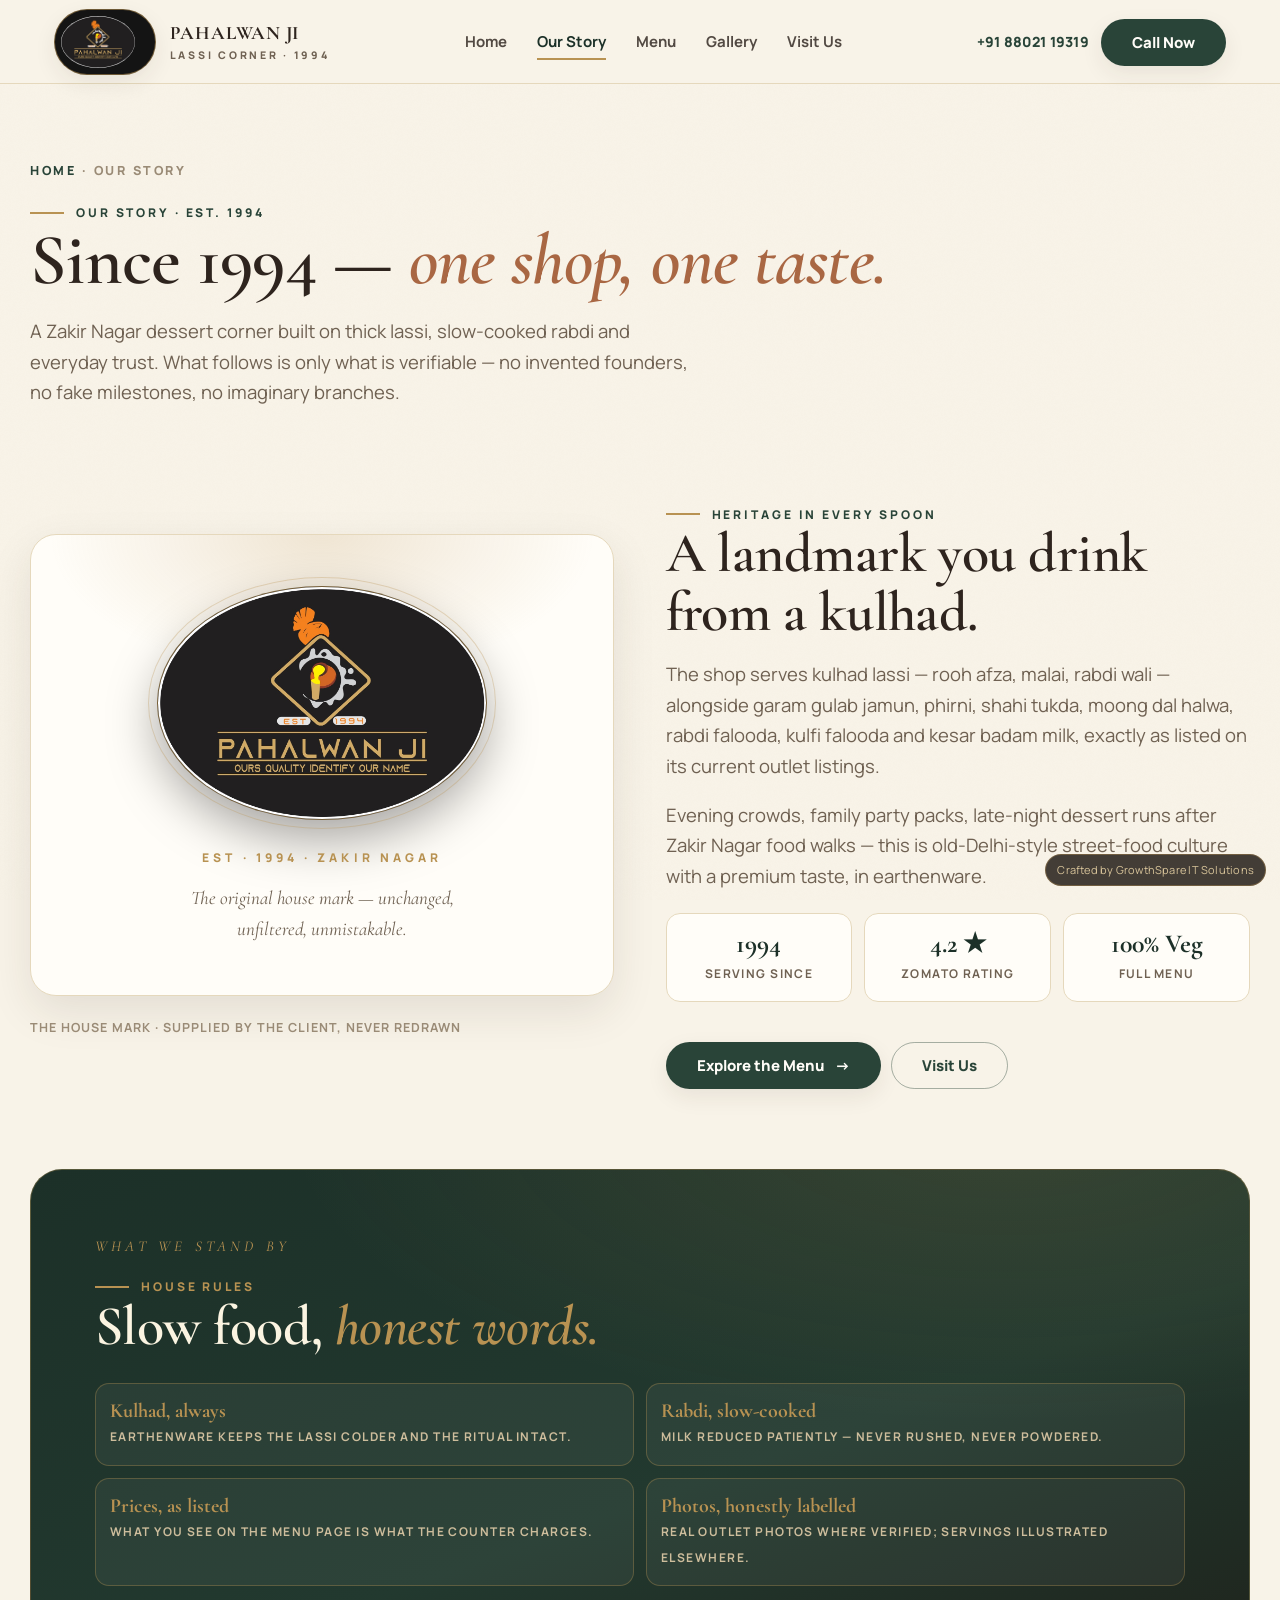
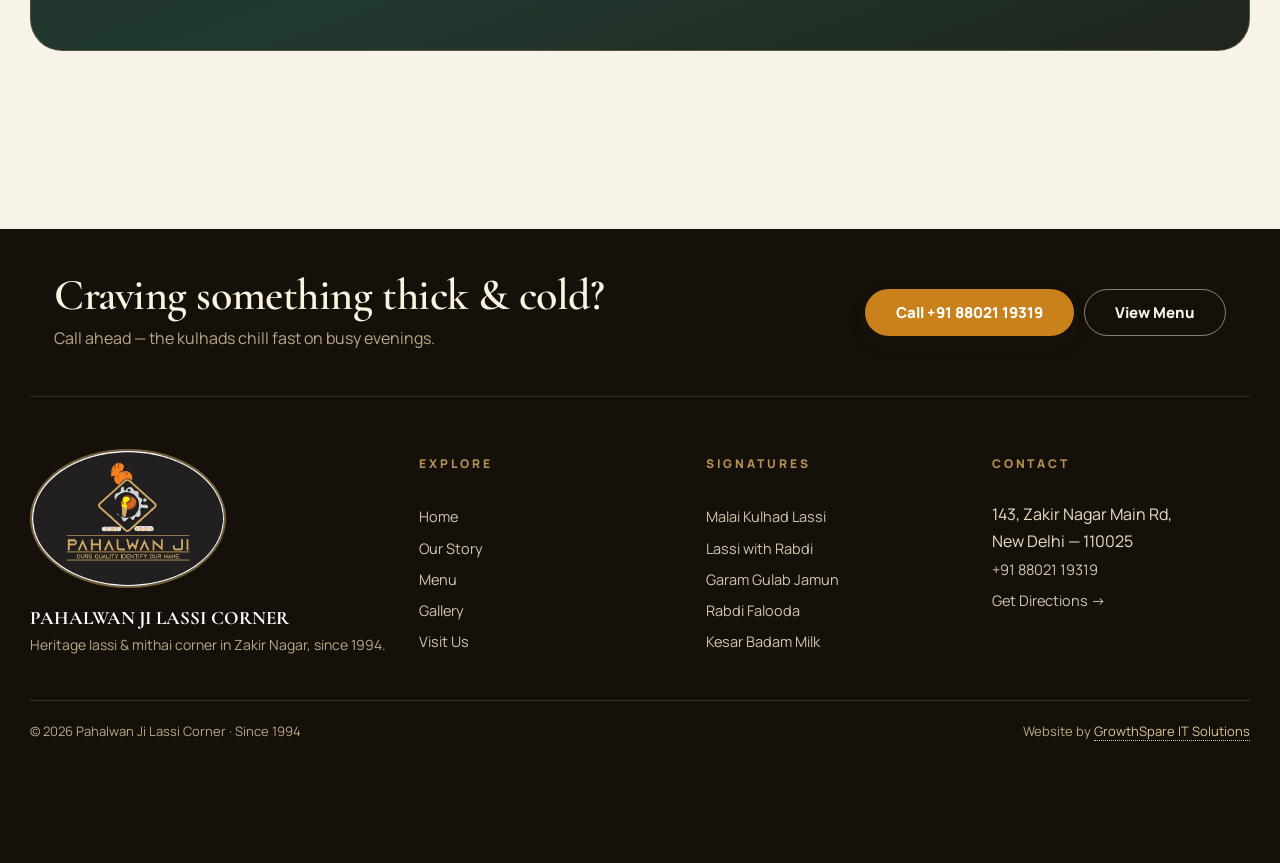
<file: about.html>
<!doctype html>
<html lang="en">
<head>
<meta charset="utf-8">
<meta name="viewport" content="width=device-width,initial-scale=1">
<title>Our Story Since 1994 — Pahalwan Ji Lassi Corner, Zakir Nagar</title>
<meta name="description" content="Since 1994, Pahalwan Ji Lassi Corner at 143 Zakir Nagar Main Road is known for thick kulhad lassi, slow-cooked rabdi and traditional mithai. Real heritage, no gimmicks.">
<link rel="canonical" href="https://pahalwanjilassi.in/about.html">
<meta name="robots" content="index,follow">
<meta name="theme-color" content="#294438">
<meta property="og:type" content="website">
<meta property="og:site_name" content="Pahalwan Ji Lassi Corner">
<meta property="og:title" content="Our Story Since 1994 — Pahalwan Ji Lassi Corner">
<meta property="og:description" content="A Zakir Nagar dessert corner built on thick lassi, slow-cooked rabdi and everyday trust.">
<meta property="og:url" content="https://pahalwanjilassi.in/about.html">
<meta property="og:image" content="https://pahalwanjilassi.in/logo.jpeg">
<meta name="twitter:card" content="summary_large_image">
<link rel="icon" type="image/png" href="favicon.png">
<link rel="icon" type="image/png" sizes="32x32" href="assets/images/brand/favicon-32.png">
<link rel="apple-touch-icon" sizes="180x180" href="assets/images/brand/favicon-180.png">
<link rel="preconnect" href="https://fonts.googleapis.com">
<link rel="preconnect" href="https://fonts.gstatic.com" crossorigin>
<link href="https://fonts.googleapis.com/css2?family=Cormorant+Garamond:ital,wght@0,500;0,600;0,700;1,500;1,600&family=Manrope:wght@400;600;700;800&family=Noto+Sans+Devanagari:wght@400;600&display=swap" rel="stylesheet">
<link rel="stylesheet" href="assets/css/style.css">
</head>
<body>

<header class="site-header">
  <div class="wrap nav">
    <a class="brand" href="index.html" aria-label="Pahalwan Ji Lassi Corner — home">
      <span class="brand-capsule"><img src="assets/images/brand/pahalwan-ji-logo-oval.png" alt="Pahalwan Ji Lassi Corner — original logo, Est 1994" width="148" height="104"></span>
      <span class="brand-text"><strong>PAHALWAN JI</strong><small>LASSI CORNER · 1994</small></span>
    </a>
    <nav class="nav-links" aria-label="Primary">
      <a href="index.html">Home</a>
      <a href="about.html" class="active" aria-current="page">Our Story</a>
      <a href="menu.html">Menu</a>
      <a href="gallery.html">Gallery</a>
      <a href="contact.html">Visit Us</a>
    </nav>
    <div class="nav-cta">
      <a class="nav-phone" href="tel:+918802119319">+91 88021 19319</a>
      <a class="btn btn-primary" href="tel:+918802119319">Call Now</a>
    </div>
    <button class="hamburger" id="hamburger" aria-label="Open navigation menu" aria-controls="mobileNav" aria-expanded="false">☰</button>
  </div>
</header>

<div class="mobile-nav" id="mobileNav" aria-hidden="true">
  <button class="mobile-close" id="mobileClose" aria-label="Close navigation menu">✕</button>
  <span class="m-logo"><img src="assets/images/brand/pahalwan-ji-logo-oval.png" alt="Pahalwan Ji Lassi Corner logo" width="208" height="146" loading="lazy"></span>
  <span class="m-est">EST. 1994 · ZAKIR NAGAR</span>
  <a class="m-link" href="index.html">Home</a>
  <a class="m-link" href="about.html">Our Story</a>
  <a class="m-link" href="menu.html">Menu</a>
  <a class="m-link" href="gallery.html">Gallery</a>
  <a class="m-link" href="contact.html">Visit Us</a>
  <div class="m-ctas">
    <a class="btn btn-saffron" href="tel:+918802119319">Call Now</a>
    <a class="btn btn-outline-cream" href="menu.html">View Menu</a>
  </div>
</div>

<main>
  <section class="page-hero wrap">
    <p class="crumb"><a href="index.html">Home</a> · Our Story</p>
    <span class="eyebrow">Our Story · Est. 1994</span>
    <h1>Since 1994 — <em style="font-style:italic;color:var(--clay)">one shop, one taste.</em></h1>
    <p class="lede">A Zakir Nagar dessert corner built on thick lassi, slow-cooked rabdi and everyday trust. What follows is only what is verifiable — no invented founders, no fake milestones, no imaginary branches.</p>
  </section>

  <section class="section-tight wrap">
    <div class="two">
      <div class="reveal">
        <div class="seal-panel light">
          <div class="seal-ring">
            <img src="assets/images/brand/pahalwan-ji-logo-oval.png" alt="Pahalwan Ji Lassi Corner — original house mark, Est 1994" width="440" height="310" loading="lazy">
          </div>
          <p class="seal-est">EST · 1994 · ZAKIR NAGAR</p>
          <p class="seal-tag">The original house mark — unchanged, unfiltered, unmistakable.</p>
        </div>
        <p class="caption mt">The house mark · supplied by the client, never redrawn</p>
      </div>
      <div class="reveal">
        <span class="eyebrow">Heritage in Every Spoon</span>
        <h2>A landmark you drink from a kulhad.</h2>
        <p class="lede">The shop serves kulhad lassi — rooh afza, malai, rabdi wali — alongside garam gulab jamun, phirni, shahi tukda, moong dal halwa, rabdi falooda, kulfi falooda and kesar badam milk, exactly as listed on its current outlet listings.</p>
        <p class="lede">Evening crowds, family party packs, late-night dessert runs after Zakir Nagar food walks — this is old-Delhi-style street-food culture with a premium taste, in earthenware.</p>
        <div class="heritage-facts" style="margin-top:22px">
          <div class="fact" style="background:var(--soft);border-color:var(--line)"><strong style="color:var(--green-deep)">1994</strong><span style="color:var(--muted)">Serving since</span></div>
          <div class="fact" style="background:var(--soft);border-color:var(--line)"><strong style="color:var(--green-deep)">4.2 ★</strong><span style="color:var(--muted)">Zomato rating</span></div>
          <div class="fact" style="background:var(--soft);border-color:var(--line)"><strong style="color:var(--green-deep)">100% Veg</strong><span style="color:var(--muted)">Full menu</span></div>
        </div>
        <div class="mt-lg" style="display:flex;gap:10px;flex-wrap:wrap">
          <a class="btn btn-primary" href="menu.html">Explore the Menu <span class="arr" aria-hidden="true">→</span></a>
          <a class="btn btn-ghost" href="contact.html">Visit Us</a>
        </div>
      </div>
    </div>
  </section>

  <section class="section wrap" style="padding-top:20px">
    <div class="dark-block reveal">
      <span class="sec-no">WHAT WE STAND BY</span>
      <span class="eyebrow">House Rules</span>
      <h2>Slow food, <em>honest words.</em></h2>
      <div class="heritage-facts" style="grid-template-columns:repeat(2,1fr);text-align:left">
        <div class="fact" style="text-align:left"><strong style="font-size:20px">Kulhad, always</strong><span>Earthenware keeps the lassi colder and the ritual intact.</span></div>
        <div class="fact" style="text-align:left"><strong style="font-size:20px">Rabdi, slow-cooked</strong><span>Milk reduced patiently — never rushed, never powdered.</span></div>
        <div class="fact" style="text-align:left"><strong style="font-size:20px">Prices, as listed</strong><span>What you see on the menu page is what the counter charges.</span></div>
        <div class="fact" style="text-align:left"><strong style="font-size:20px">Photos, honestly labelled</strong><span>Real outlet photos where verified; servings illustrated elsewhere.</span></div>
      </div>
    </div>
  </section>
</main>

<footer>
  <div class="wrap foot-cta">
    <div class="foot-cta-in">
      <div>
        <h2>Craving something thick &amp; cold?</h2>
        <p>Call ahead — the kulhads chill fast on busy evenings.</p>
      </div>
      <div style="display:flex;gap:10px;flex-wrap:wrap">
        <a class="btn btn-saffron" href="tel:+918802119319">Call +91 88021 19319</a>
        <a class="btn btn-outline-cream" href="menu.html">View Menu</a>
      </div>
    </div>
  </div>
  <div class="wrap foot-grid">
    <div class="foot-brand">
      <img src="assets/images/brand/pahalwan-ji-logo-oval.png" alt="Pahalwan Ji Lassi Corner — original logo" width="248" height="175" loading="lazy">
      <p><strong style="color:#fff;font-family:var(--font-display);font-size:19px">PAHALWAN JI LASSI CORNER</strong><br>Heritage lassi &amp; mithai corner in Zakir Nagar, since 1994.</p>
    </div>
    <div>
      <strong class="fh">EXPLORE</strong><br><br>
      <a href="index.html">Home</a><br>
      <a href="about.html">Our Story</a><br>
      <a href="menu.html">Menu</a><br>
      <a href="gallery.html">Gallery</a><br>
      <a href="contact.html">Visit Us</a>
    </div>
    <div>
      <strong class="fh">SIGNATURES</strong><br><br>
      <a href="menu.html">Malai Kulhad Lassi</a><br>
      <a href="menu.html">Lassi with Rabdi</a><br>
      <a href="menu.html">Garam Gulab Jamun</a><br>
      <a href="menu.html">Rabdi Falooda</a><br>
      <a href="menu.html">Kesar Badam Milk</a>
    </div>
    <div>
      <strong class="fh">CONTACT</strong><br><br>
      143, Zakir Nagar Main Rd,<br>New Delhi — 110025<br>
      <a href="tel:+918802119319">+91 88021 19319</a><br>
      <a href="https://www.google.com/maps?q=28.5673939,77.28021014" target="_blank" rel="noopener">Get Directions →</a>
    </div>
  </div>
  <div class="wrap foot-bottom">
    <span>© 2026 Pahalwan Ji Lassi Corner · Since 1994</span>
    <span>Website by <a class="growth" href="https://growthspareitsolutions.com/" target="_blank" rel="noopener">GrowthSpare IT Solutions</a></span>
  </div>
</footer>

<a class="growth-fixed" href="https://growthspareitsolutions.com/" target="_blank" rel="noopener">Crafted by GrowthSpare IT Solutions</a>
<nav class="mobile-bar" aria-label="Quick actions">
  <a class="call" href="tel:+918802119319">Call</a>
  <a class="dir" href="https://www.google.com/maps?q=28.5673939,77.28021014" target="_blank" rel="noopener">Directions</a>
  <a class="menu" href="menu.html">Menu</a>
</nav>

<script src="assets/js/main.js" defer></script>
</body>
</html>
</file>
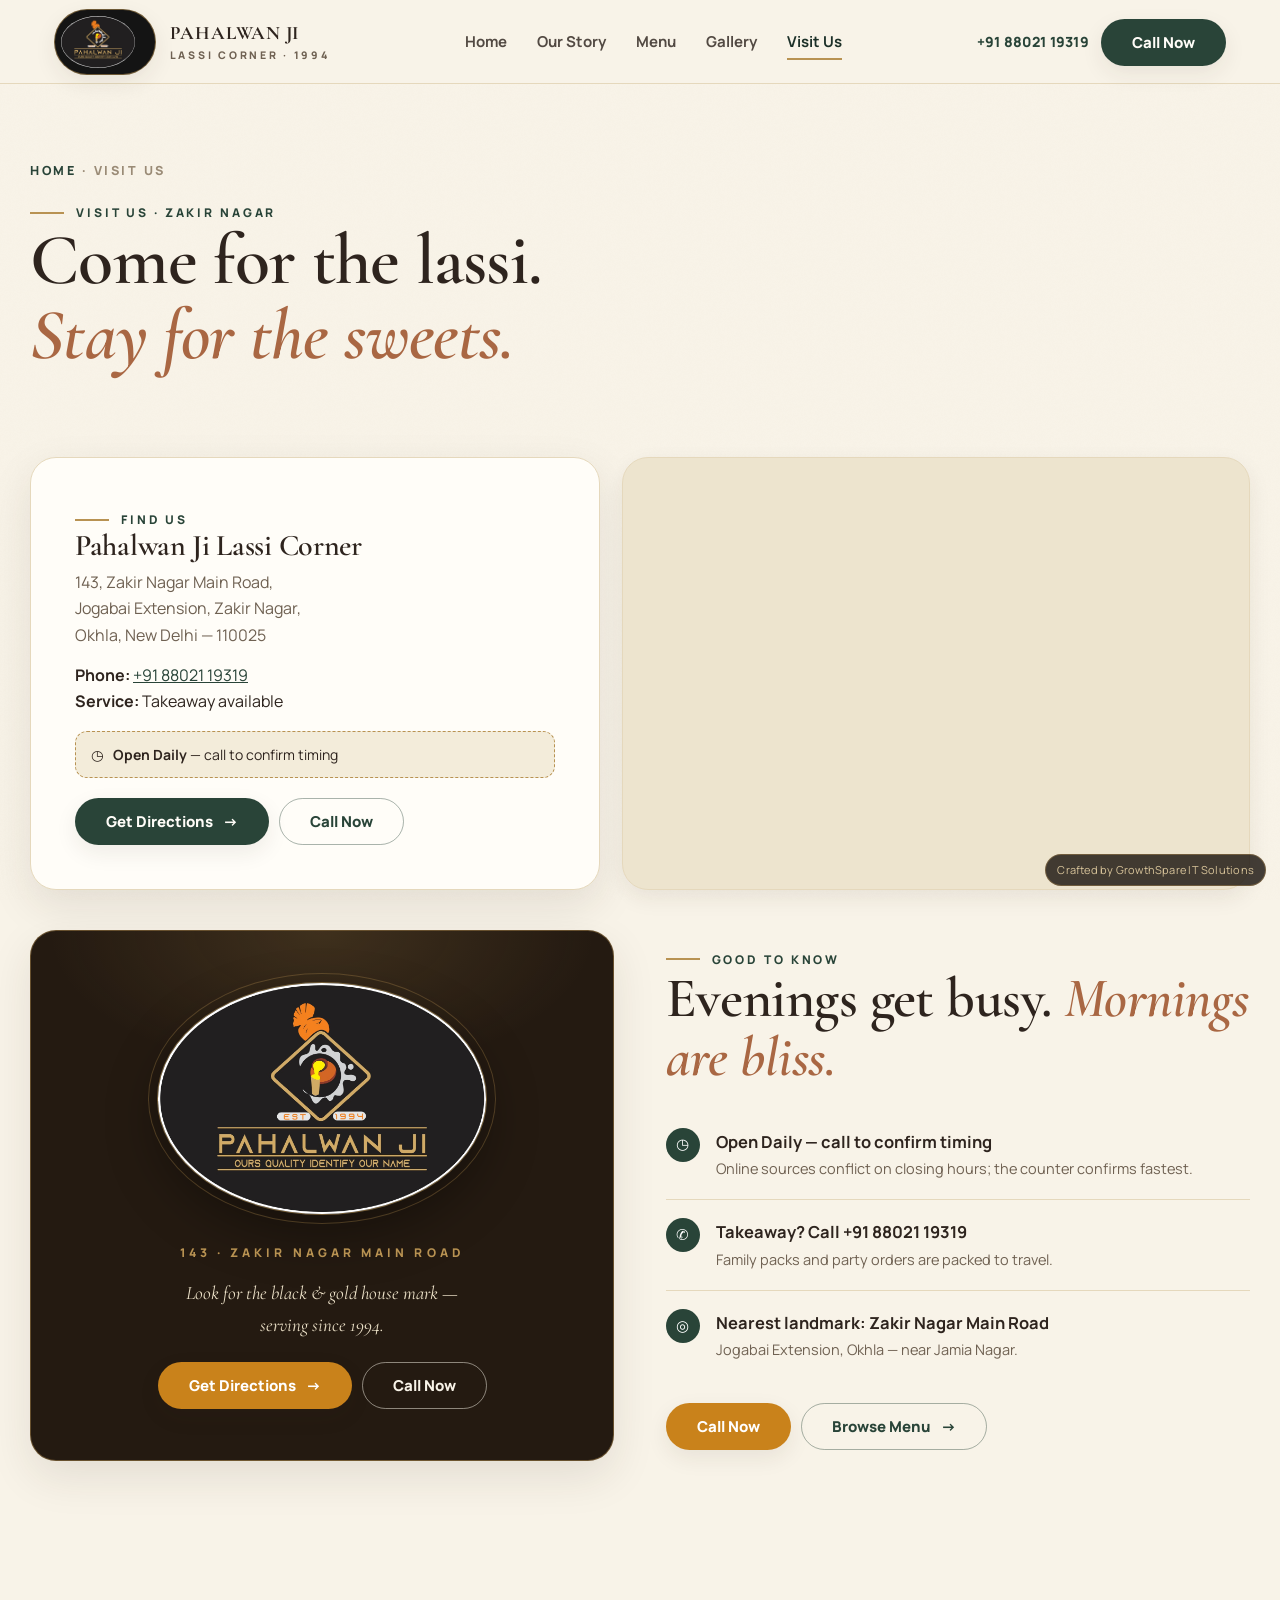
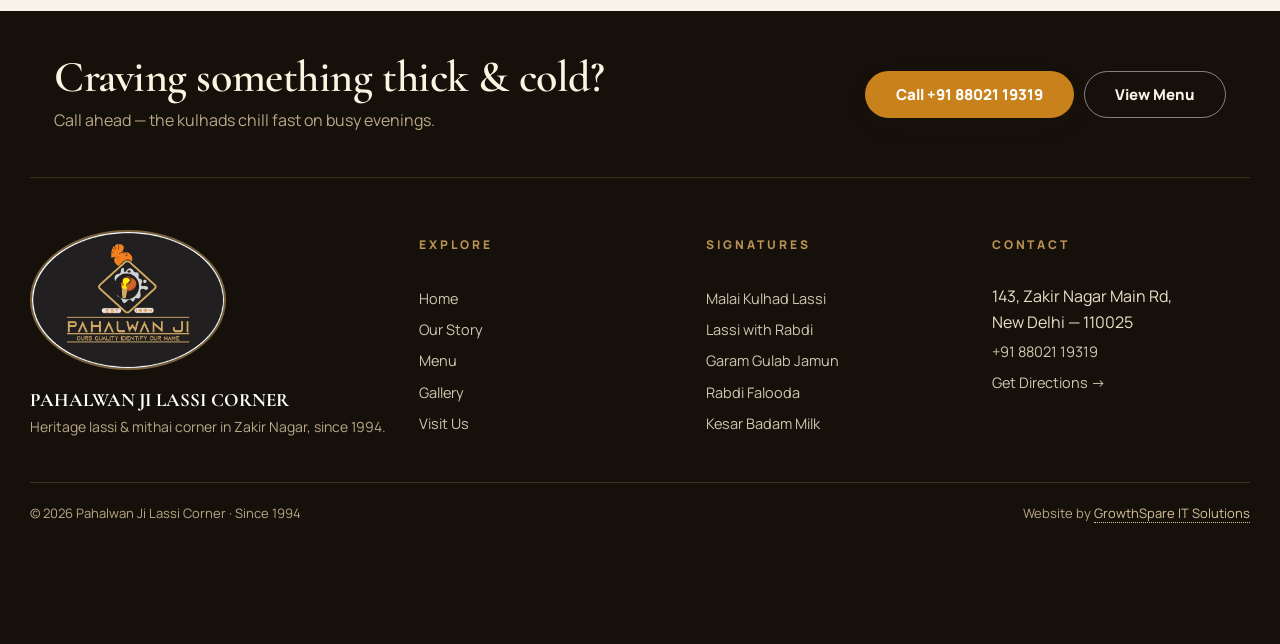
<file: contact.html>
<!doctype html>
<html lang="en">
<head>
<meta charset="utf-8">
<meta name="viewport" content="width=device-width,initial-scale=1">
<title>Visit Us — Address, Phone &amp; Directions | Pahalwan Ji Lassi Corner Zakir Nagar</title>
<meta name="description" content="Visit Pahalwan Ji Lassi Corner: 143, Zakir Nagar Main Road, Jogabai Extension, Okhla, New Delhi 110025. Call +91 88021 19319 for timings and takeaway. Get directions.">
<link rel="canonical" href="https://pahalwanjilassi.in/contact.html">
<meta name="robots" content="index,follow">
<meta name="theme-color" content="#294438">
<meta property="og:type" content="website">
<meta property="og:site_name" content="Pahalwan Ji Lassi Corner">
<meta property="og:title" content="Visit Pahalwan Ji Lassi Corner — Zakir Nagar, New Delhi">
<meta property="og:description" content="143, Zakir Nagar Main Road, Okhla, New Delhi 110025 · +91 88021 19319 · Open Daily.">
<meta property="og:url" content="https://pahalwanjilassi.in/contact.html">
<meta property="og:image" content="https://pahalwanjilassi.in/logo.jpeg">
<meta name="twitter:card" content="summary_large_image">
<link rel="icon" type="image/png" href="favicon.png">
<link rel="icon" type="image/png" sizes="32x32" href="assets/images/brand/favicon-32.png">
<link rel="apple-touch-icon" sizes="180x180" href="assets/images/brand/favicon-180.png">
<link rel="preconnect" href="https://fonts.googleapis.com">
<link rel="preconnect" href="https://fonts.gstatic.com" crossorigin>
<link href="https://fonts.googleapis.com/css2?family=Cormorant+Garamond:ital,wght@0,500;0,600;0,700;1,500;1,600&family=Manrope:wght@400;600;700;800&family=Noto+Sans+Devanagari:wght@400;600&display=swap" rel="stylesheet">
<link rel="stylesheet" href="assets/css/style.css">
<script type="application/ld+json">
{"@context":"https://schema.org","@type":"Restaurant","name":"Pahalwan Ji Lassi Corner","telephone":"+918802119319","address":{"@type":"PostalAddress","streetAddress":"143, Zakir Nagar Main Rd, Jogabai Extension, Zakir Nagar, Okhla","addressLocality":"New Delhi","postalCode":"110025","addressCountry":"IN"},"geo":{"@type":"GeoCoordinates","latitude":28.5673939,"longitude":77.28021014},"hasMap":"https://www.google.com/maps?q=28.5673939,77.28021014"}
</script>
</head>
<body>

<header class="site-header">
  <div class="wrap nav">
    <a class="brand" href="index.html" aria-label="Pahalwan Ji Lassi Corner — home">
      <span class="brand-capsule"><img src="assets/images/brand/pahalwan-ji-logo-oval.png" alt="Pahalwan Ji Lassi Corner — original logo, Est 1994" width="148" height="104"></span>
      <span class="brand-text"><strong>PAHALWAN JI</strong><small>LASSI CORNER · 1994</small></span>
    </a>
    <nav class="nav-links" aria-label="Primary">
      <a href="index.html">Home</a>
      <a href="about.html">Our Story</a>
      <a href="menu.html">Menu</a>
      <a href="gallery.html">Gallery</a>
      <a href="contact.html" class="active" aria-current="page">Visit Us</a>
    </nav>
    <div class="nav-cta">
      <a class="nav-phone" href="tel:+918802119319">+91 88021 19319</a>
      <a class="btn btn-primary" href="tel:+918802119319">Call Now</a>
    </div>
    <button class="hamburger" id="hamburger" aria-label="Open navigation menu" aria-controls="mobileNav" aria-expanded="false">☰</button>
  </div>
</header>

<div class="mobile-nav" id="mobileNav" aria-hidden="true">
  <button class="mobile-close" id="mobileClose" aria-label="Close navigation menu">✕</button>
  <span class="m-logo"><img src="assets/images/brand/pahalwan-ji-logo-oval.png" alt="Pahalwan Ji Lassi Corner logo" width="208" height="146" loading="lazy"></span>
  <span class="m-est">EST. 1994 · ZAKIR NAGAR</span>
  <a class="m-link" href="index.html">Home</a>
  <a class="m-link" href="about.html">Our Story</a>
  <a class="m-link" href="menu.html">Menu</a>
  <a class="m-link" href="gallery.html">Gallery</a>
  <a class="m-link" href="contact.html">Visit Us</a>
  <div class="m-ctas">
    <a class="btn btn-saffron" href="tel:+918802119319">Call Now</a>
    <a class="btn btn-outline-cream" href="menu.html">View Menu</a>
  </div>
</div>

<main>
  <section class="page-hero wrap">
    <p class="crumb"><a href="index.html">Home</a> · Visit Us</p>
    <span class="eyebrow">Visit Us · Zakir Nagar</span>
    <h1>Come for the lassi.<br><em style="font-style:italic;color:var(--clay)">Stay for the sweets.</em></h1>
  </section>

  <section class="section-tight wrap">
    <div class="visit">
      <div class="visit-card reveal">
        <span class="eyebrow">Find Us</span>
        <h3>Pahalwan Ji Lassi Corner</h3>
        <address>143, Zakir Nagar Main Road,<br>Jogabai Extension, Zakir Nagar,<br>Okhla, New Delhi — 110025</address>
        <p style="margin:14px 0 0"><strong>Phone:</strong> <a href="tel:+918802119319" style="color:var(--green)">+91 88021 19319</a><br><strong>Service:</strong> Takeaway available</p>
        <div class="hours-line"><span aria-hidden="true">◷</span><span><strong>Open Daily</strong> — call to confirm timing</span></div>
        <div class="v-row">
          <a class="btn btn-primary" href="https://www.google.com/maps?q=28.5673939,77.28021014" target="_blank" rel="noopener">Get Directions <span class="arr" aria-hidden="true">→</span></a>
          <a class="btn btn-ghost" href="tel:+918802119319">Call Now</a>
        </div>
      </div>
      <div class="map reveal">
        <iframe title="Map — Pahalwan Ji Lassi Corner, Zakir Nagar" src="https://www.google.com/maps?q=28.5673939,77.28021014&output=embed" loading="lazy" referrerpolicy="no-referrer-when-downgrade" allowfullscreen></iframe>
      </div>
    </div>

    <div class="two mt-lg">
      <div class="reveal">
        <div class="seal-panel">
          <div class="seal-ring">
            <img src="assets/images/brand/pahalwan-ji-logo-oval.png" alt="Pahalwan Ji Lassi Corner — original house mark, Est 1994" width="440" height="310" loading="lazy">
          </div>
          <p class="seal-est">143 · ZAKIR NAGAR MAIN ROAD</p>
          <p class="seal-tag">Look for the black &amp; gold house mark — serving since 1994.</p>
          <div style="display:flex;gap:10px;flex-wrap:wrap;justify-content:center;margin-top:8px">
            <a class="btn btn-saffron" href="https://www.google.com/maps?q=28.5673939,77.28021014" target="_blank" rel="noopener">Get Directions <span class="arr" aria-hidden="true">→</span></a>
            <a class="btn btn-outline-cream" href="tel:+918802119319">Call Now</a>
          </div>
        </div>
      </div>
      <div class="reveal">
        <span class="eyebrow">Good to Know</span>
        <h2>Evenings get busy. <em style="font-style:italic;color:var(--clay)">Mornings are bliss.</em></h2>
        <ul class="why-list">
          <li><span class="tick" aria-hidden="true">◷</span><div><strong>Open Daily — call to confirm timing</strong><span>Online sources conflict on closing hours; the counter confirms fastest.</span></div></li>
          <li><span class="tick" aria-hidden="true">✆</span><div><strong>Takeaway? Call +91 88021 19319</strong><span>Family packs and party orders are packed to travel.</span></div></li>
          <li><span class="tick" aria-hidden="true">◎</span><div><strong>Nearest landmark: Zakir Nagar Main Road</strong><span>Jogabai Extension, Okhla — near Jamia Nagar.</span></div></li>
        </ul>
        <div class="mt" style="display:flex;gap:10px;flex-wrap:wrap">
          <a class="btn btn-saffron" href="tel:+918802119319">Call Now</a>
          <a class="btn btn-ghost" href="menu.html">Browse Menu <span class="arr" aria-hidden="true">→</span></a>
        </div>
      </div>
    </div>
  </section>
</main>

<footer>
  <div class="wrap foot-cta">
    <div class="foot-cta-in">
      <div>
        <h2>Craving something thick &amp; cold?</h2>
        <p>Call ahead — the kulhads chill fast on busy evenings.</p>
      </div>
      <div style="display:flex;gap:10px;flex-wrap:wrap">
        <a class="btn btn-saffron" href="tel:+918802119319">Call +91 88021 19319</a>
        <a class="btn btn-outline-cream" href="menu.html">View Menu</a>
      </div>
    </div>
  </div>
  <div class="wrap foot-grid">
    <div class="foot-brand">
      <img src="assets/images/brand/pahalwan-ji-logo-oval.png" alt="Pahalwan Ji Lassi Corner — original logo" width="248" height="175" loading="lazy">
      <p><strong style="color:#fff;font-family:var(--font-display);font-size:19px">PAHALWAN JI LASSI CORNER</strong><br>Heritage lassi &amp; mithai corner in Zakir Nagar, since 1994.</p>
    </div>
    <div>
      <strong class="fh">EXPLORE</strong><br><br>
      <a href="index.html">Home</a><br>
      <a href="about.html">Our Story</a><br>
      <a href="menu.html">Menu</a><br>
      <a href="gallery.html">Gallery</a><br>
      <a href="contact.html">Visit Us</a>
    </div>
    <div>
      <strong class="fh">SIGNATURES</strong><br><br>
      <a href="menu.html">Malai Kulhad Lassi</a><br>
      <a href="menu.html">Lassi with Rabdi</a><br>
      <a href="menu.html">Garam Gulab Jamun</a><br>
      <a href="menu.html">Rabdi Falooda</a><br>
      <a href="menu.html">Kesar Badam Milk</a>
    </div>
    <div>
      <strong class="fh">CONTACT</strong><br><br>
      143, Zakir Nagar Main Rd,<br>New Delhi — 110025<br>
      <a href="tel:+918802119319">+91 88021 19319</a><br>
      <a href="https://www.google.com/maps?q=28.5673939,77.28021014" target="_blank" rel="noopener">Get Directions →</a>
    </div>
  </div>
  <div class="wrap foot-bottom">
    <span>© 2026 Pahalwan Ji Lassi Corner · Since 1994</span>
    <span>Website by <a class="growth" href="https://growthspareitsolutions.com/" target="_blank" rel="noopener">GrowthSpare IT Solutions</a></span>
  </div>
</footer>

<a class="growth-fixed" href="https://growthspareitsolutions.com/" target="_blank" rel="noopener">Crafted by GrowthSpare IT Solutions</a>
<nav class="mobile-bar" aria-label="Quick actions">
  <a class="call" href="tel:+918802119319">Call</a>
  <a class="dir" href="https://www.google.com/maps?q=28.5673939,77.28021014" target="_blank" rel="noopener">Directions</a>
  <a class="menu" href="menu.html">Menu</a>
</nav>

<script src="assets/js/main.js" defer></script>
</body>
</html>
</file>
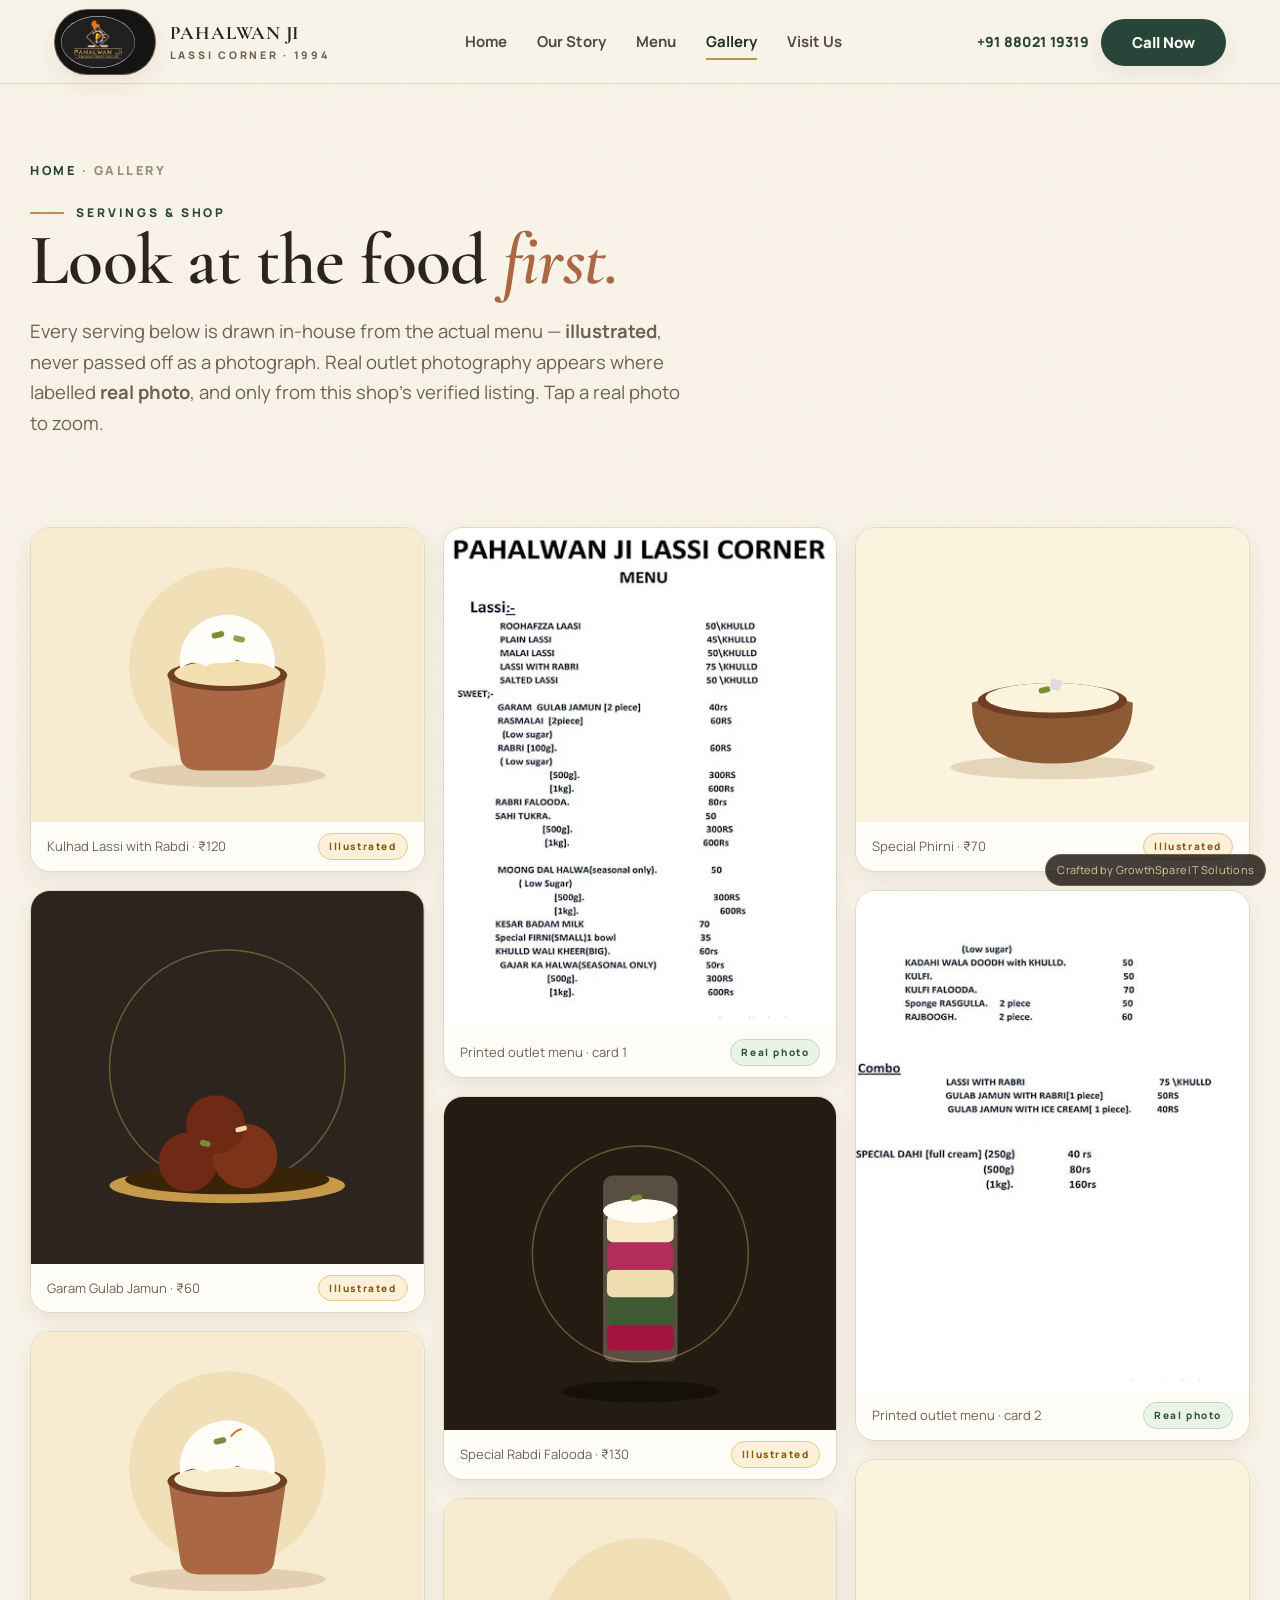
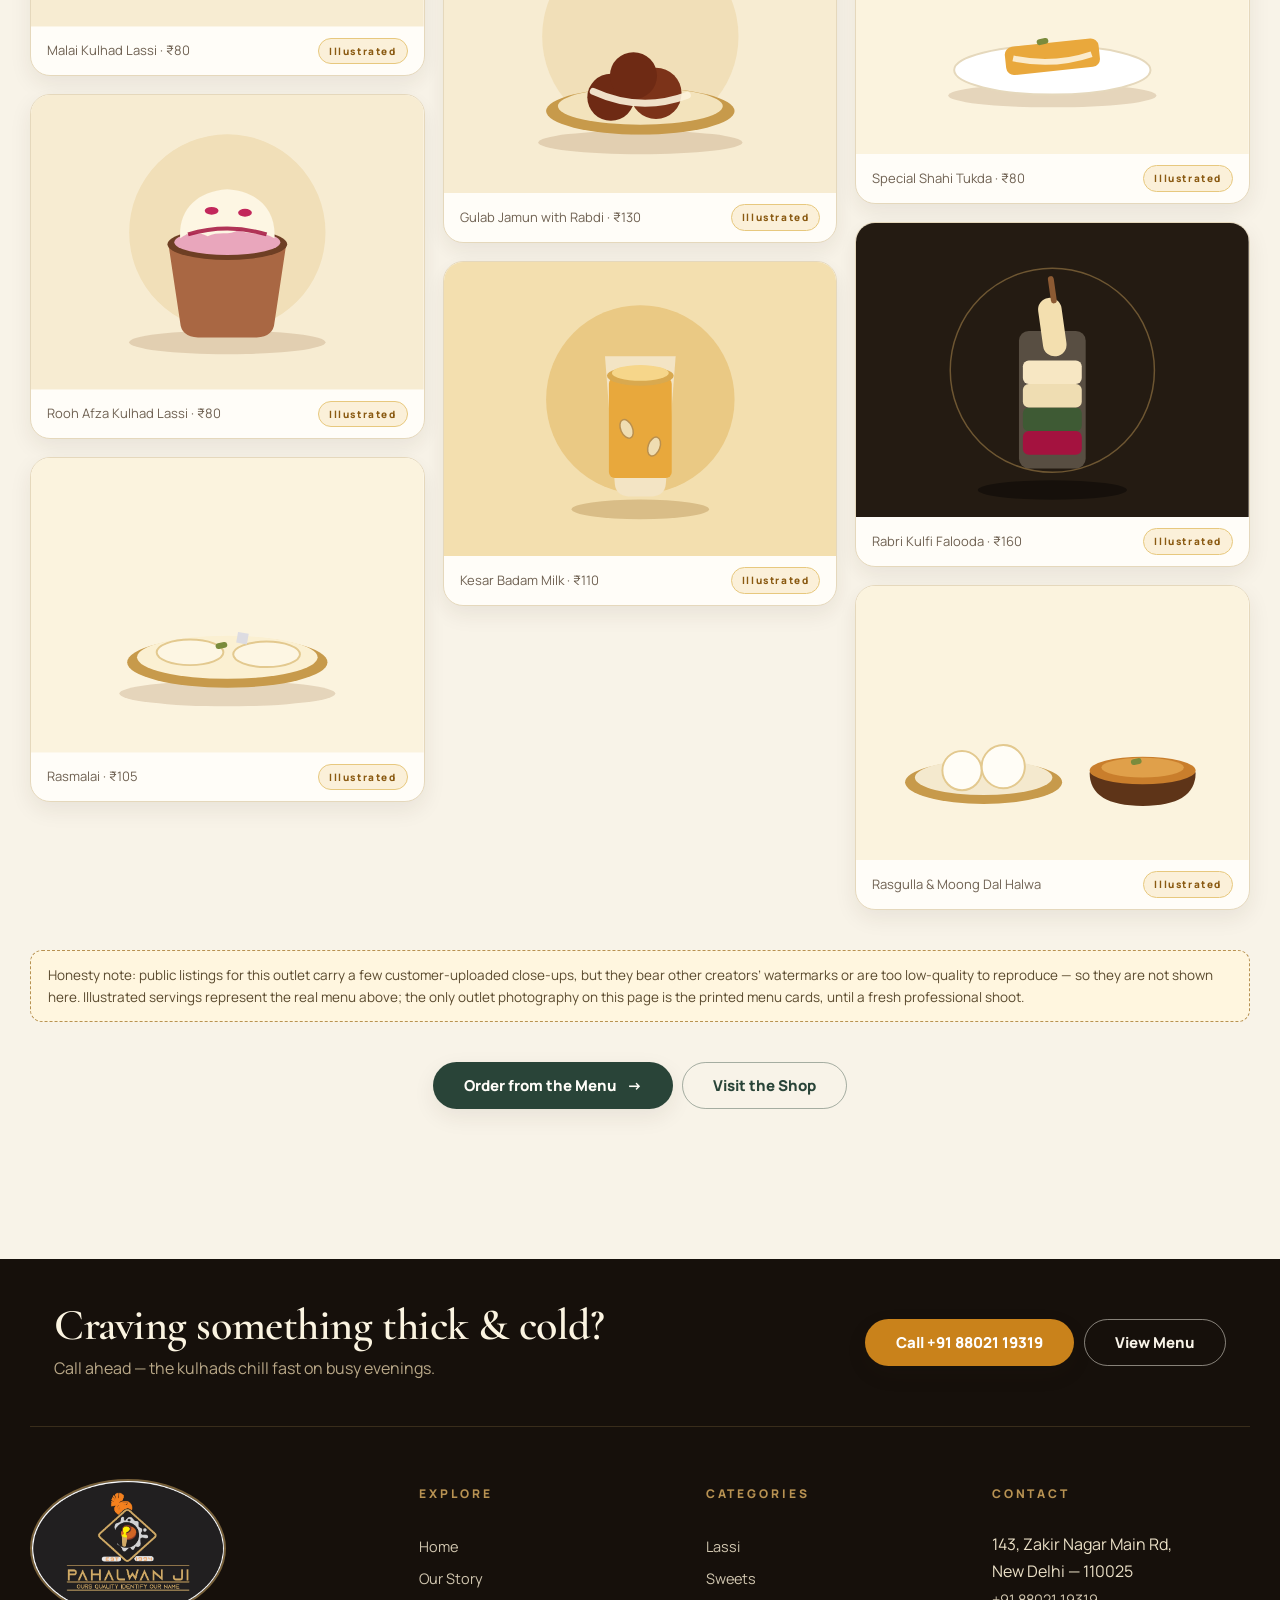
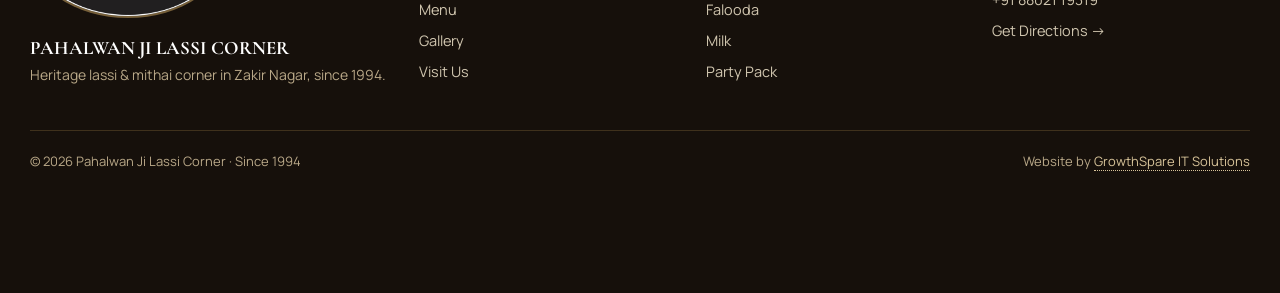
<file: gallery.html>
<!doctype html>
<html lang="en">
<head>
<meta charset="utf-8">
<meta name="viewport" content="width=device-width,initial-scale=1">
<title>Gallery — Servings &amp; Shop | Pahalwan Ji Lassi Corner Zakir Nagar</title>
<meta name="description" content="Gallery of Pahalwan Ji Lassi Corner: signature kulhad lassi servings, mithai, falooda illustrations plus real outlet and menu-card photos from the verified Zakir Nagar listing.">
<link rel="canonical" href="https://pahalwanjilassi.in/gallery.html">
<meta name="robots" content="index,follow">
<meta name="theme-color" content="#294438">
<meta property="og:type" content="website">
<meta property="og:site_name" content="Pahalwan Ji Lassi Corner">
<meta property="og:title" content="Gallery — Pahalwan Ji Lassi Corner">
<meta property="og:description" content="Signature servings, mithai & the Zakir Nagar shop.">
<meta property="og:url" content="https://pahalwanjilassi.in/gallery.html">
<meta property="og:image" content="https://pahalwanjilassi.in/logo.jpeg">
<meta name="twitter:card" content="summary_large_image">
<link rel="icon" type="image/png" href="favicon.png">
<link rel="icon" type="image/png" sizes="32x32" href="assets/images/brand/favicon-32.png">
<link rel="apple-touch-icon" sizes="180x180" href="assets/images/brand/favicon-180.png">
<link rel="preconnect" href="https://fonts.googleapis.com">
<link rel="preconnect" href="https://fonts.gstatic.com" crossorigin>
<link href="https://fonts.googleapis.com/css2?family=Cormorant+Garamond:ital,wght@0,500;0,600;0,700;1,500;1,600&family=Manrope:wght@400;600;700;800&family=Noto+Sans+Devanagari:wght@400;600&display=swap" rel="stylesheet">
<link rel="stylesheet" href="assets/css/style.css">
</head>
<body>

<header class="site-header">
  <div class="wrap nav">
    <a class="brand" href="index.html" aria-label="Pahalwan Ji Lassi Corner — home">
      <span class="brand-capsule"><img src="assets/images/brand/pahalwan-ji-logo-oval.png" alt="Pahalwan Ji Lassi Corner — original logo, Est 1994" width="148" height="104"></span>
      <span class="brand-text"><strong>PAHALWAN JI</strong><small>LASSI CORNER · 1994</small></span>
    </a>
    <nav class="nav-links" aria-label="Primary">
      <a href="index.html">Home</a>
      <a href="about.html">Our Story</a>
      <a href="menu.html">Menu</a>
      <a href="gallery.html" class="active" aria-current="page">Gallery</a>
      <a href="contact.html">Visit Us</a>
    </nav>
    <div class="nav-cta">
      <a class="nav-phone" href="tel:+918802119319">+91 88021 19319</a>
      <a class="btn btn-primary" href="tel:+918802119319">Call Now</a>
    </div>
    <button class="hamburger" id="hamburger" aria-label="Open navigation menu" aria-controls="mobileNav" aria-expanded="false">☰</button>
  </div>
</header>

<div class="mobile-nav" id="mobileNav" aria-hidden="true">
  <button class="mobile-close" id="mobileClose" aria-label="Close navigation menu">✕</button>
  <span class="m-logo"><img src="assets/images/brand/pahalwan-ji-logo-oval.png" alt="Pahalwan Ji Lassi Corner logo" width="208" height="146" loading="lazy"></span>
  <span class="m-est">EST. 1994 · ZAKIR NAGAR</span>
  <a class="m-link" href="index.html">Home</a>
  <a class="m-link" href="about.html">Our Story</a>
  <a class="m-link" href="menu.html">Menu</a>
  <a class="m-link" href="gallery.html">Gallery</a>
  <a class="m-link" href="contact.html">Visit Us</a>
  <div class="m-ctas">
    <a class="btn btn-saffron" href="tel:+918802119319">Call Now</a>
    <a class="btn btn-outline-cream" href="menu.html">View Menu</a>
  </div>
</div>

<main>
  <section class="page-hero wrap">
    <p class="crumb"><a href="index.html">Home</a> · Gallery</p>
    <span class="eyebrow">Servings &amp; Shop</span>
    <h1>Look at the food <em style="font-style:italic;color:var(--clay)">first.</em></h1>
    <p class="lede">Every serving below is drawn in-house from the actual menu — <strong>illustrated</strong>, never passed off as a photograph. Real outlet photography appears where labelled <strong>real photo</strong>, and only from this shop&rsquo;s verified listing. Tap a real photo to zoom.</p>
  </section>

  <section class="section-tight wrap" aria-label="Gallery grid">
    <div class="masonry">
      <figure class="reveal">
        <div class="g-art"><svg viewBox="0 0 400 300" xmlns="http://www.w3.org/2000/svg" role="img" aria-label="Illustration of kulhad lassi with rabdi"><rect width="400" height="300" fill="#F7ECD2"/><circle cx="200" cy="140" r="100" fill="#F1DFB8"/><ellipse cx="200" cy="252" rx="100" ry="12" fill="#8A5A2E" opacity=".2"/><path d="M140 150 L152 232 Q153 246 170 247 L230 247 Q247 246 248 232 L260 150 Z" fill="#A96743"/><ellipse cx="200" cy="150" rx="61" ry="16" fill="#6E3F24"/><ellipse cx="200" cy="148" rx="54" ry="13" fill="#F3DFAF"/><path d="M152 144 C148 112 170 90 200 88 C230 90 252 112 248 144 C234 134 220 141 210 134 C200 141 188 134 178 141 C166 134 158 138 152 144 Z" fill="#FFFEF9"/><rect x="184" y="106" width="13" height="6" rx="3" fill="#7A8B3C" transform="rotate(-14 190 109)"/><rect x="206" y="110" width="12" height="6" rx="3" fill="#8FA04A" transform="rotate(12 212 113)"/></svg></div>
        <figcaption><span>Kulhad Lassi with Rabdi · ₹120</span><span class="badge-art">Illustrated</span></figcaption>
      </figure>
      <figure class="reveal">
        <div class="g-art"><svg viewBox="0 0 400 380" xmlns="http://www.w3.org/2000/svg" role="img" aria-label="Illustration of garam gulab jamun"><rect width="400" height="380" fill="#2E241E"/><circle cx="200" cy="180" r="120" fill="none" stroke="#B89252" stroke-width="1.5" opacity=".5"/><ellipse cx="200" cy="300" rx="120" ry="18" fill="#C79A4B"/><ellipse cx="200" cy="294" rx="104" ry="15" fill="#3A2408"/><circle cx="160" cy="276" r="30" fill="#6E2A14"/><circle cx="218" cy="270" r="33" fill="#7C3319"/><circle cx="188" cy="238" r="30" fill="#6E2A14"/><rect x="208" y="240" width="12" height="5" rx="2.5" fill="#EFDDB2" transform="rotate(-14 214 242)"/><rect x="172" y="254" width="11" height="6" rx="3" fill="#7A8B3C" transform="rotate(14 177 257)"/></svg></div>
        <figcaption><span>Garam Gulab Jamun · ₹60</span><span class="badge-art">Illustrated</span></figcaption>
      </figure>
      <figure class="reveal">
        <div class="g-art"><svg viewBox="0 0 400 300" xmlns="http://www.w3.org/2000/svg" role="img" aria-label="Illustration of malai kulhad lassi"><rect width="400" height="300" fill="#F7ECD2"/><circle cx="200" cy="140" r="100" fill="#F1DFB8"/><ellipse cx="200" cy="252" rx="100" ry="12" fill="#8A5A2E" opacity=".2"/><path d="M140 152 L152 232 Q153 246 170 247 L230 247 Q247 246 248 232 L260 152 Z" fill="#A96743"/><ellipse cx="200" cy="152" rx="61" ry="16" fill="#6E3F24"/><ellipse cx="200" cy="150" rx="54" ry="13" fill="#F8EBCB"/><path d="M152 146 C148 114 170 92 200 90 C230 92 252 114 248 146 C234 136 220 143 210 136 C200 143 188 136 178 143 C166 136 158 140 152 146 Z" fill="#FFFEF9"/><rect x="186" y="108" width="13" height="6" rx="3" fill="#7A8B3C" transform="rotate(-12 192 111)"/><path d="M204 106 q5 -6 10 -7" stroke="#C9821B" stroke-width="2" fill="none" stroke-linecap="round"/></svg></div>
        <figcaption><span>Malai Kulhad Lassi · ₹80</span><span class="badge-art">Illustrated</span></figcaption>
      </figure>
      <figure class="reveal">
        <div class="g-art"><svg viewBox="0 0 400 300" xmlns="http://www.w3.org/2000/svg" role="img" aria-label="Illustration of rooh afza kulhad lassi"><rect width="400" height="300" fill="#F7ECD2"/><circle cx="200" cy="140" r="100" fill="#F1DFB8"/><ellipse cx="200" cy="252" rx="100" ry="12" fill="#8A5A2E" opacity=".2"/><path d="M140 152 L152 232 Q153 246 170 247 L230 247 Q247 246 248 232 L260 152 Z" fill="#A96743"/><ellipse cx="200" cy="152" rx="61" ry="16" fill="#6E3F24"/><ellipse cx="200" cy="150" rx="54" ry="13" fill="#E9A6BC"/><path d="M152 146 C150 118 168 98 200 96 C232 98 250 118 248 146 C236 138 222 144 212 137 C202 144 190 138 180 144 C168 138 158 141 152 146 Z" fill="#FDF6E3"/><path d="M160 142 q40 -12 80 0" stroke="#A4123F" stroke-width="4" fill="none" opacity=".85"/><ellipse cx="184" cy="118" rx="7" ry="4" fill="#C2275B"/><ellipse cx="218" cy="120" rx="7" ry="4" fill="#C2275B"/></svg></div>
        <figcaption><span>Rooh Afza Kulhad Lassi · ₹80</span><span class="badge-art">Illustrated</span></figcaption>
      </figure>
      <figure class="reveal">
        <div class="g-art"><svg viewBox="0 0 400 300" xmlns="http://www.w3.org/2000/svg" role="img" aria-label="Illustration of rasmalai"><rect width="400" height="300" fill="#FBF3DE"/><ellipse cx="200" cy="240" rx="110" ry="13" fill="#8A5A2E" opacity=".2"/><ellipse cx="200" cy="208" rx="102" ry="26" fill="#C79A4B"/><ellipse cx="200" cy="203" rx="92" ry="22" fill="#FBF0D2"/><ellipse cx="162" cy="198" rx="34" ry="13" fill="#FDF6E3" stroke="#E3C98F" stroke-width="2"/><ellipse cx="240" cy="200" rx="34" ry="13" fill="#FDF6E3" stroke="#E3C98F" stroke-width="2"/><rect x="188" y="188" width="12" height="6" rx="3" fill="#7A8B3C" transform="rotate(-12 194 191)"/><rect x="210" y="178" width="11" height="11" fill="#D9D9E2" opacity=".9" transform="rotate(10 215 183)"/></svg></div>
        <figcaption><span>Rasmalai · ₹105</span><span class="badge-art">Illustrated</span></figcaption>
      </figure>
      <figure class="reveal">
        <picture>
          <img class="ph" data-lightbox data-full="assets/images/menu/pahalwan-ji-printed-menu-card-1.jpg" src="assets/images/menu/pahalwan-ji-printed-menu-card-1.jpg" alt="Real photo of Pahalwan Ji printed menu card, part 1 — tap to zoom" width="402" height="512" loading="lazy">
        </picture>
        <figcaption><span>Printed outlet menu · card 1</span><span class="badge-real">Real photo</span></figcaption>
      </figure>
      <figure class="reveal">
        <div class="g-art"><svg viewBox="0 0 400 340" xmlns="http://www.w3.org/2000/svg" role="img" aria-label="Illustration of special rabdi falooda"><rect width="400" height="340" fill="#241B12"/><circle cx="200" cy="160" r="110" fill="none" stroke="#B89252" stroke-width="1.5" opacity=".5"/><ellipse cx="200" cy="300" rx="80" ry="11" fill="#000" opacity=".4"/><rect x="162" y="80" width="76" height="190" rx="10" fill="#F3E7CE" opacity=".25"/><rect x="166" y="232" width="68" height="26" rx="6" fill="#A4123F"/><rect x="166" y="204" width="68" height="28" rx="6" fill="#3E5A34"/><rect x="166" y="176" width="68" height="28" rx="6" fill="#EFDDB2"/><rect x="166" y="148" width="68" height="28" rx="6" fill="#C2275B" opacity=".85"/><rect x="166" y="120" width="68" height="28" rx="6" fill="#F7E7C3"/><ellipse cx="200" cy="116" rx="38" ry="12" fill="#FFFDF4"/><rect x="190" y="100" width="12" height="6" rx="3" fill="#7A8B3C" transform="rotate(-12 196 103)"/></svg></div>
        <figcaption><span>Special Rabdi Falooda · ₹130</span><span class="badge-art">Illustrated</span></figcaption>
      </figure>
      <figure class="reveal">
        <div class="g-art"><svg viewBox="0 0 400 300" xmlns="http://www.w3.org/2000/svg" role="img" aria-label="Illustration of gulab jamun with rabdi"><rect width="400" height="300" fill="#F7ECD2"/><circle cx="200" cy="140" r="100" fill="#F1DFB8"/><ellipse cx="200" cy="248" rx="104" ry="12" fill="#8A5A2E" opacity=".2"/><ellipse cx="200" cy="216" rx="96" ry="24" fill="#C79A4B"/><ellipse cx="200" cy="211" rx="84" ry="19" fill="#F3E3BC"/><circle cx="170" cy="202" r="24" fill="#6E2A14"/><circle cx="216" cy="198" r="26" fill="#7C3319"/><circle cx="193" cy="180" r="24" fill="#6E2A14"/><path d="M152 196 q48 22 96 4" stroke="#FDF3DC" stroke-width="7" fill="none" stroke-linecap="round" opacity=".9"/></svg></div>
        <figcaption><span>Gulab Jamun with Rabdi · ₹130</span><span class="badge-art">Illustrated</span></figcaption>
      </figure>
      <figure class="reveal">
        <div class="g-art"><svg viewBox="0 0 400 300" xmlns="http://www.w3.org/2000/svg" role="img" aria-label="Illustration of kesar badam milk"><rect width="400" height="300" fill="#F3DFAF"/><circle cx="200" cy="140" r="96" fill="#EAC984"/><ellipse cx="200" cy="252" rx="70" ry="10" fill="#8A5A10" opacity=".25"/><path d="M164 96 L174 226 Q175 238 188 239 L212 239 Q225 238 226 226 L236 96 Z" fill="#F3E4C4"/><rect x="168" y="118" width="64" height="102" rx="6" fill="#E8A83C"/><ellipse cx="200" cy="116" rx="34" ry="10" fill="#D9A94F"/><ellipse cx="200" cy="113" rx="29" ry="8" fill="#F6D68A"/><ellipse cx="186" cy="170" rx="6" ry="10" fill="#EFDDB2" stroke="#B98F4E" stroke-width="1.5" transform="rotate(-24 186 170)"/><ellipse cx="214" cy="188" rx="6" ry="10" fill="#EFDDB2" stroke="#B98F4E" stroke-width="1.5" transform="rotate(20 214 188)"/></svg></div>
        <figcaption><span>Kesar Badam Milk · ₹110</span><span class="badge-art">Illustrated</span></figcaption>
      </figure>
      <figure class="reveal">
        <div class="g-art"><svg viewBox="0 0 400 300" xmlns="http://www.w3.org/2000/svg" role="img" aria-label="Illustration of special phirni"><rect width="400" height="300" fill="#FBF3DE"/><ellipse cx="200" cy="244" rx="104" ry="12" fill="#8A5A2E" opacity=".2"/><path d="M118 178 Q118 240 200 240 Q282 240 282 178 L268 174 L132 174 Z" fill="#8C5A33"/><ellipse cx="200" cy="176" rx="76" ry="18" fill="#6E3F24"/><ellipse cx="200" cy="173" rx="68" ry="15" fill="#FBF3DC"/><rect x="186" y="162" width="12" height="6" rx="3" fill="#7A8B3C" transform="rotate(-12 192 165)"/><rect x="198" y="154" width="11" height="11" fill="#D9D9E2" opacity=".9" transform="rotate(10 203 159)"/></svg></div>
        <figcaption><span>Special Phirni · ₹70</span><span class="badge-art">Illustrated</span></figcaption>
      </figure>
      <figure class="reveal">
        <picture>
          <img class="ph" data-lightbox data-full="assets/images/menu/pahalwan-ji-printed-menu-card-2.jpg" src="assets/images/menu/pahalwan-ji-printed-menu-card-2.jpg" alt="Real photo of Pahalwan Ji printed menu card, part 2 — tap to zoom" width="402" height="512" loading="lazy">
        </picture>
        <figcaption><span>Printed outlet menu · card 2</span><span class="badge-real">Real photo</span></figcaption>
      </figure>
      <figure class="reveal">
        <div class="g-art"><svg viewBox="0 0 400 300" xmlns="http://www.w3.org/2000/svg" role="img" aria-label="Illustration of special shahi tukda"><rect width="400" height="300" fill="#FBF3DE"/><ellipse cx="200" cy="240" rx="106" ry="12" fill="#8A5A2E" opacity=".2"/><ellipse cx="200" cy="214" rx="100" ry="25" fill="#fff" stroke="#E5D8BC" stroke-width="2"/><rect x="152" y="186" width="96" height="29" rx="8" fill="#E9A83C" transform="rotate(-6 200 200)"/><path d="M160 198 q40 13 80 4" stroke="#FDF3DC" stroke-width="6" fill="none" transform="rotate(-6 200 200)" opacity=".9"/><rect x="184" y="182" width="12" height="6" rx="3" fill="#7A8B3C" transform="rotate(-12 190 185)"/></svg></div>
        <figcaption><span>Special Shahi Tukda · ₹80</span><span class="badge-art">Illustrated</span></figcaption>
      </figure>
      <figure class="reveal">
        <div class="g-art"><svg viewBox="0 0 400 300" xmlns="http://www.w3.org/2000/svg" role="img" aria-label="Illustration of rabri kulfi falooda"><rect width="400" height="300" fill="#241B12"/><circle cx="200" cy="150" r="104" fill="none" stroke="#B89252" stroke-width="1.5" opacity=".5"/><ellipse cx="200" cy="272" rx="76" ry="10" fill="#000" opacity=".4"/><rect x="166" y="110" width="68" height="140" rx="10" fill="#F3E7CE" opacity=".25"/><rect x="170" y="212" width="60" height="24" rx="6" fill="#A4123F"/><rect x="170" y="188" width="60" height="24" rx="6" fill="#3E5A34"/><rect x="170" y="164" width="60" height="24" rx="6" fill="#EFDDB2"/><rect x="170" y="140" width="60" height="24" rx="6" fill="#F7E7C3"/><rect x="188" y="76" width="24" height="60" rx="12" fill="#F3DFAF" transform="rotate(-8 200 106)"/><rect x="197" y="54" width="6" height="28" rx="3" fill="#8C5A33" transform="rotate(-8 200 68)"/></svg></div>
        <figcaption><span>Rabri Kulfi Falooda · ₹160</span><span class="badge-art">Illustrated</span></figcaption>
      </figure>
      <figure class="reveal">
        <div class="g-art"><svg viewBox="0 0 400 280" xmlns="http://www.w3.org/2000/svg" role="img" aria-label="Illustration of sponge rasgulla and moong dal halwa"><rect width="400" height="280" fill="#FBF3DE"/><ellipse cx="130" cy="200" rx="80" ry="22" fill="#C79A4B"/><ellipse cx="130" cy="195" rx="70" ry="18" fill="#F4E9CE"/><circle cx="108" cy="188" r="20" fill="#FFFDF6" stroke="#E3C98F" stroke-width="2"/><circle cx="150" cy="184" r="22" fill="#FFFDF6" stroke="#E3C98F" stroke-width="2"/><path d="M238 190 Q238 224 292 224 Q346 224 346 190 L336 186 L248 186 Z" fill="#5E3418"/><ellipse cx="292" cy="188" rx="54" ry="14" fill="#C97E2C"/><ellipse cx="292" cy="185" rx="42" ry="10" fill="#E0A04A"/><rect x="280" y="176" width="11" height="6" rx="3" fill="#7A8B3C" transform="rotate(-12 285 179)"/></svg></div>
        <figcaption><span>Rasgulla &amp; Moong Dal Halwa</span><span class="badge-art">Illustrated</span></figcaption>
      </figure>
    </div>

    <p class="note mt-lg reveal">Honesty note: public listings for this outlet carry a few customer-uploaded close-ups, but they bear other creators&rsquo; watermarks or are too low-quality to reproduce — so they are not shown here. Illustrated servings represent the real menu above; the only outlet photography on this page is the printed menu cards, until a fresh professional shoot.</p>

    <div class="center mt-lg reveal">
      <a class="btn btn-primary" href="menu.html">Order from the Menu <span class="arr" aria-hidden="true">→</span></a>
      &nbsp;
      <a class="btn btn-ghost" href="contact.html">Visit the Shop</a>
    </div>
  </section>
</main>

<footer>
  <div class="wrap foot-cta">
    <div class="foot-cta-in">
      <div>
        <h2>Craving something thick &amp; cold?</h2>
        <p>Call ahead — the kulhads chill fast on busy evenings.</p>
      </div>
      <div style="display:flex;gap:10px;flex-wrap:wrap">
        <a class="btn btn-saffron" href="tel:+918802119319">Call +91 88021 19319</a>
        <a class="btn btn-outline-cream" href="menu.html">View Menu</a>
      </div>
    </div>
  </div>
  <div class="wrap foot-grid">
    <div class="foot-brand">
      <img src="assets/images/brand/pahalwan-ji-logo-oval.png" alt="Pahalwan Ji Lassi Corner — original logo" width="248" height="175" loading="lazy">
      <p><strong style="color:#fff;font-family:var(--font-display);font-size:19px">PAHALWAN JI LASSI CORNER</strong><br>Heritage lassi &amp; mithai corner in Zakir Nagar, since 1994.</p>
    </div>
    <div>
      <strong class="fh">EXPLORE</strong><br><br>
      <a href="index.html">Home</a><br>
      <a href="about.html">Our Story</a><br>
      <a href="menu.html">Menu</a><br>
      <a href="gallery.html">Gallery</a><br>
      <a href="contact.html">Visit Us</a>
    </div>
    <div>
      <strong class="fh">CATEGORIES</strong><br><br>
      <a href="menu.html">Lassi</a><br>
      <a href="menu.html">Sweets</a><br>
      <a href="menu.html">Falooda</a><br>
      <a href="menu.html">Milk</a><br>
      <a href="menu.html">Party Pack</a>
    </div>
    <div>
      <strong class="fh">CONTACT</strong><br><br>
      143, Zakir Nagar Main Rd,<br>New Delhi — 110025<br>
      <a href="tel:+918802119319">+91 88021 19319</a><br>
      <a href="https://www.google.com/maps?q=28.5673939,77.28021014" target="_blank" rel="noopener">Get Directions →</a>
    </div>
  </div>
  <div class="wrap foot-bottom">
    <span>© 2026 Pahalwan Ji Lassi Corner · Since 1994</span>
    <span>Website by <a class="growth" href="https://growthspareitsolutions.com/" target="_blank" rel="noopener">GrowthSpare IT Solutions</a></span>
  </div>
</footer>

<a class="growth-fixed" href="https://growthspareitsolutions.com/" target="_blank" rel="noopener">Crafted by GrowthSpare IT Solutions</a>
<nav class="mobile-bar" aria-label="Quick actions">
  <a class="call" href="tel:+918802119319">Call</a>
  <a class="dir" href="https://www.google.com/maps?q=28.5673939,77.28021014" target="_blank" rel="noopener">Directions</a>
  <a class="menu" href="menu.html">Menu</a>
</nav>

<div class="lightbox" id="lightbox" role="dialog" aria-modal="true" aria-label="Photo viewer">
  <button class="lb-close" id="lbClose" aria-label="Close photo viewer">✕</button>
  <button class="lb-prev" id="lbPrev" aria-label="Previous photo">‹</button>
  <img id="lightboxImg" src="favicon.png" alt="Enlarged gallery photo">
  <button class="lb-next" id="lbNext" aria-label="Next photo">›</button>
  <span class="lb-count" id="lbCount" aria-live="polite"></span>
</div>

<script src="assets/js/main.js" defer></script>
</body>
</html>
</file>
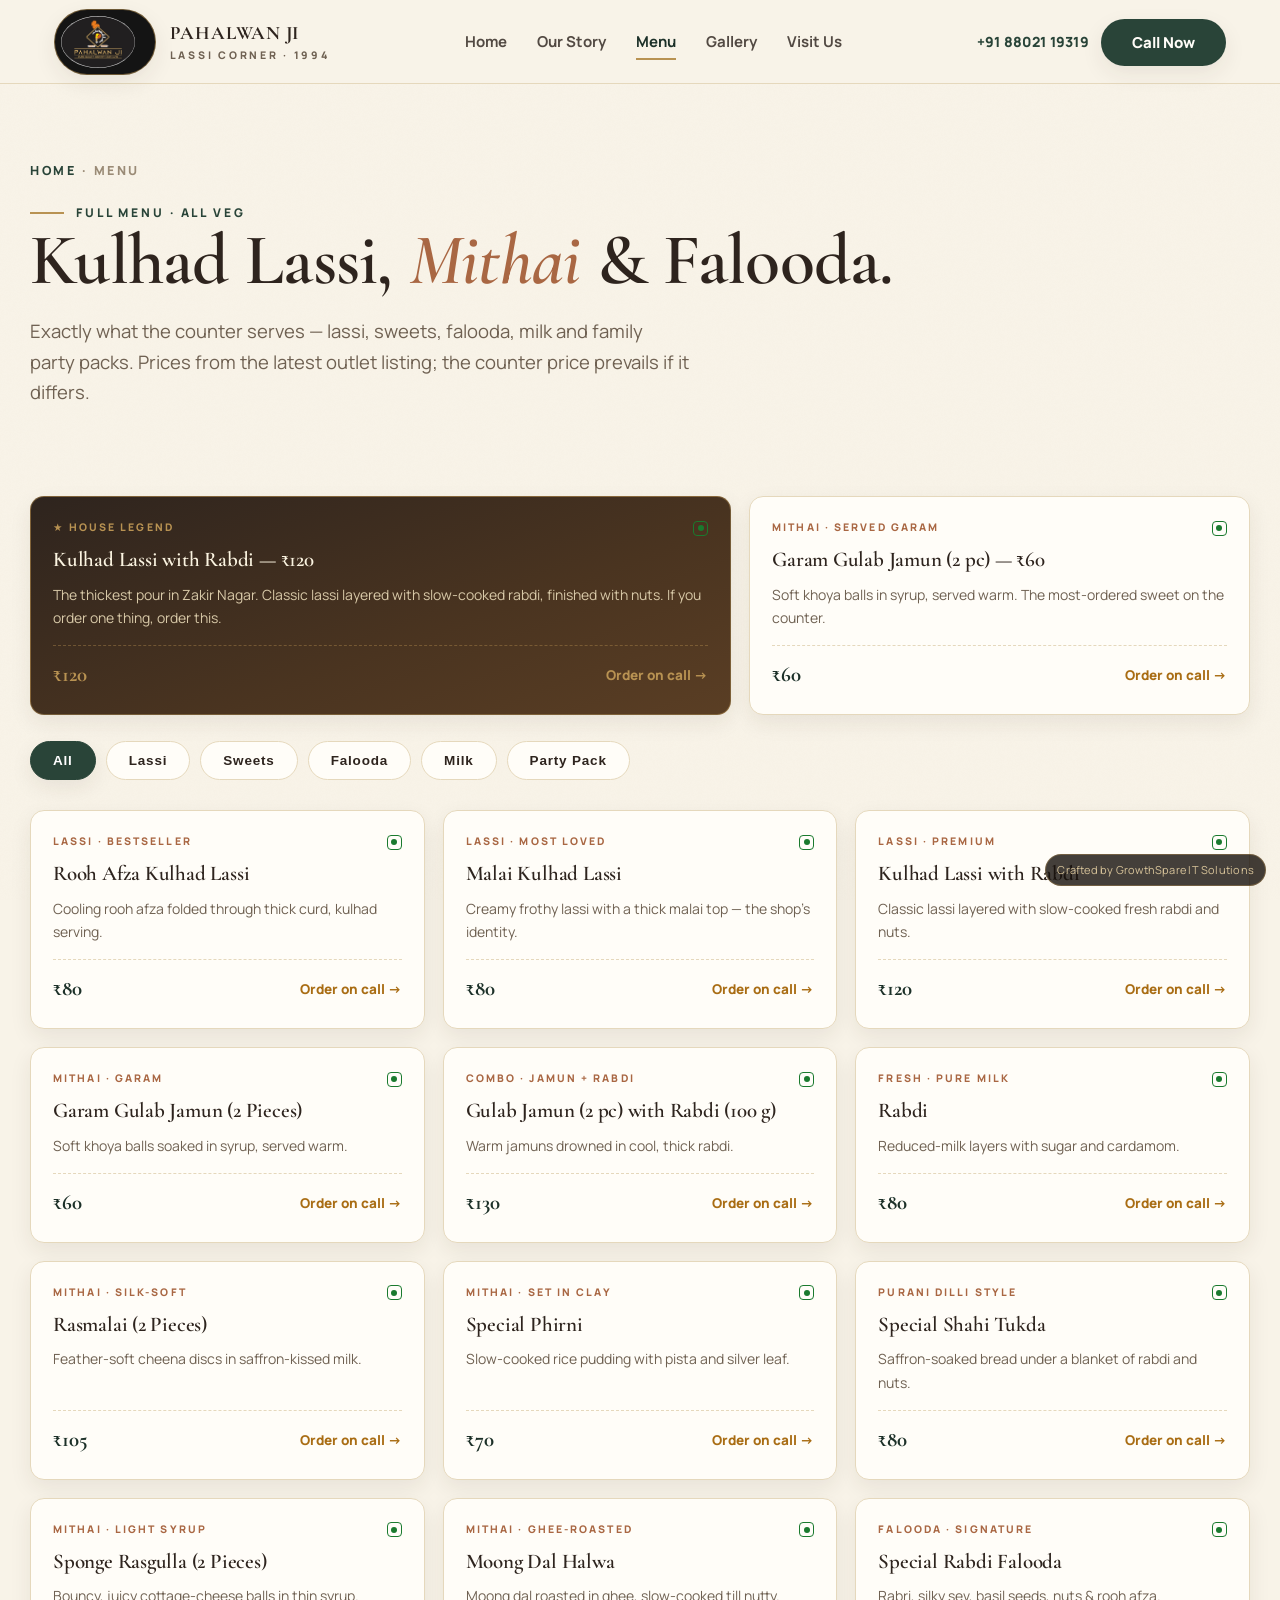
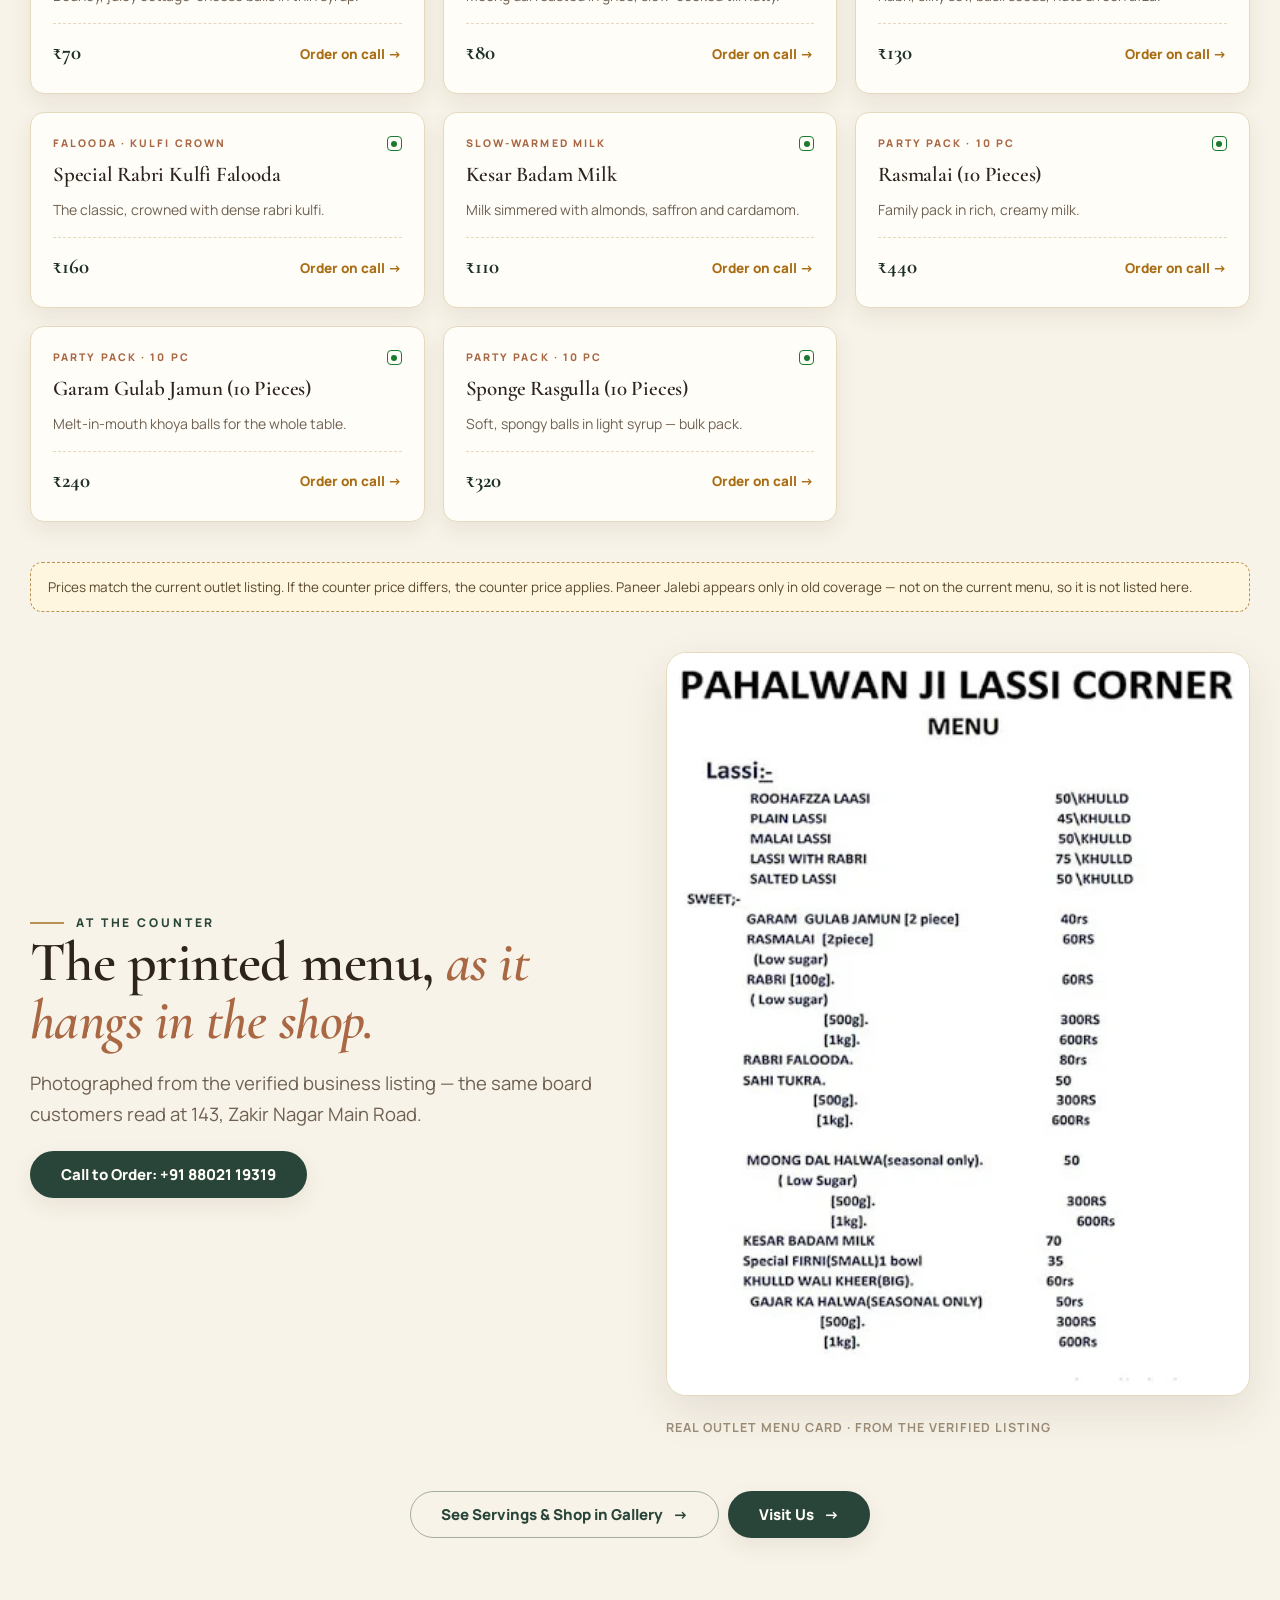
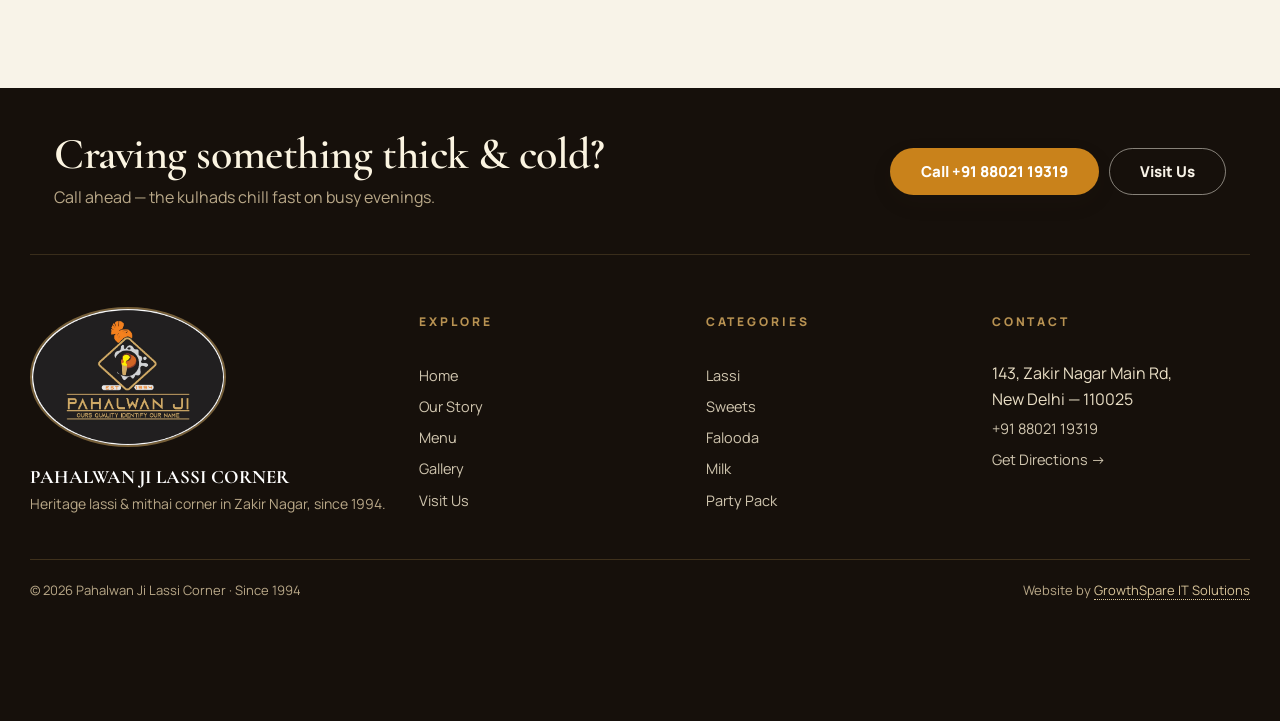
<file: menu.html>
<!doctype html>
<html lang="en">
<head>
<meta charset="utf-8">
<meta name="viewport" content="width=device-width,initial-scale=1">
<title>Menu — Kulhad Lassi, Mithai, Falooda | Pahalwan Ji Lassi Corner Zakir Nagar</title>
<meta name="description" content="Full menu of Pahalwan Ji Lassi Corner, Zakir Nagar: Malai Kulhad Lassi ₹80, Lassi with Rabdi ₹120, Garam Gulab Jamun ₹60, Rasmalai ₹105, Rabdi Falooda ₹130, Kesar Badam Milk ₹110, party packs. Call +91 88021 19319.">
<link rel="canonical" href="https://pahalwanjilassi.in/menu.html">
<meta name="robots" content="index,follow">
<meta name="theme-color" content="#294438">
<meta property="og:type" content="website">
<meta property="og:site_name" content="Pahalwan Ji Lassi Corner">
<meta property="og:title" content="Menu — Pahalwan Ji Lassi Corner, Zakir Nagar">
<meta property="og:description" content="Kulhad lassi, heritage mithai, falooda & kesar badam milk. Exact counter prices.">
<meta property="og:url" content="https://pahalwanjilassi.in/menu.html">
<meta property="og:image" content="https://pahalwanjilassi.in/logo.jpeg">
<meta name="twitter:card" content="summary_large_image">
<link rel="icon" type="image/png" href="favicon.png">
<link rel="icon" type="image/png" sizes="32x32" href="assets/images/brand/favicon-32.png">
<link rel="apple-touch-icon" sizes="180x180" href="assets/images/brand/favicon-180.png">
<link rel="preconnect" href="https://fonts.googleapis.com">
<link rel="preconnect" href="https://fonts.gstatic.com" crossorigin>
<link href="https://fonts.googleapis.com/css2?family=Cormorant+Garamond:ital,wght@0,500;0,600;0,700;1,500;1,600&family=Manrope:wght@400;600;700;800&family=Noto+Sans+Devanagari:wght@400;600&display=swap" rel="stylesheet">
<link rel="stylesheet" href="assets/css/style.css">
<script type="application/ld+json">
{"@context":"https://schema.org","@type":"Restaurant","name":"Pahalwan Ji Lassi Corner","telephone":"+918802119319","address":{"@type":"PostalAddress","streetAddress":"143, Zakir Nagar Main Rd, Jogabai Extension, Zakir Nagar, Okhla","addressLocality":"New Delhi","postalCode":"110025","addressCountry":"IN"},"hasMenu":"https://pahalwanjilassi.in/menu.html"}
</script>
</head>
<body>

<header class="site-header">
  <div class="wrap nav">
    <a class="brand" href="index.html" aria-label="Pahalwan Ji Lassi Corner — home">
      <span class="brand-capsule"><img src="assets/images/brand/pahalwan-ji-logo-oval.png" alt="Pahalwan Ji Lassi Corner — original logo, Est 1994" width="148" height="104"></span>
      <span class="brand-text"><strong>PAHALWAN JI</strong><small>LASSI CORNER · 1994</small></span>
    </a>
    <nav class="nav-links" aria-label="Primary">
      <a href="index.html">Home</a>
      <a href="about.html">Our Story</a>
      <a href="menu.html" class="active" aria-current="page">Menu</a>
      <a href="gallery.html">Gallery</a>
      <a href="contact.html">Visit Us</a>
    </nav>
    <div class="nav-cta">
      <a class="nav-phone" href="tel:+918802119319">+91 88021 19319</a>
      <a class="btn btn-primary" href="tel:+918802119319">Call Now</a>
    </div>
    <button class="hamburger" id="hamburger" aria-label="Open navigation menu" aria-controls="mobileNav" aria-expanded="false">☰</button>
  </div>
</header>

<div class="mobile-nav" id="mobileNav" aria-hidden="true">
  <button class="mobile-close" id="mobileClose" aria-label="Close navigation menu">✕</button>
  <span class="m-logo"><img src="assets/images/brand/pahalwan-ji-logo-oval.png" alt="Pahalwan Ji Lassi Corner logo" width="208" height="146" loading="lazy"></span>
  <span class="m-est">EST. 1994 · ZAKIR NAGAR</span>
  <a class="m-link" href="index.html">Home</a>
  <a class="m-link" href="about.html">Our Story</a>
  <a class="m-link" href="menu.html">Menu</a>
  <a class="m-link" href="gallery.html">Gallery</a>
  <a class="m-link" href="contact.html">Visit Us</a>
  <div class="m-ctas">
    <a class="btn btn-saffron" href="tel:+918802119319">Call Now</a>
    <a class="btn btn-outline-cream" href="contact.html">Visit Us</a>
  </div>
</div>

<main>
  <section class="page-hero wrap">
    <p class="crumb"><a href="index.html">Home</a> · Menu</p>
    <span class="eyebrow">Full Menu · All Veg</span>
    <h1>Kulhad Lassi, <em style="font-style:italic;color:var(--clay)">Mithai</em> &amp; Falooda.</h1>
    <p class="lede">Exactly what the counter serves — lassi, sweets, falooda, milk and family party packs. Prices from the latest outlet listing; the counter price prevails if it differs.</p>
  </section>

  <section class="section-tight wrap" aria-label="Menu items">
    <div class="menu-feature">
      <div class="menu-item spotlight reveal">
        <div class="m-top"><span class="tag" style="color:var(--gold)">★ House Legend</span><span class="veg" title="Veg"></span></div>
        <h3>Kulhad Lassi with Rabdi — ₹120</h3>
        <p>The thickest pour in Zakir Nagar. Classic lassi layered with slow-cooked rabdi, finished with nuts. If you order one thing, order this.</p>
        <div class="row"><strong>₹120</strong><a href="tel:+918802119319" style="color:var(--gold)">Order on call →</a></div>
      </div>
      <div class="menu-item reveal">
        <div class="m-top"><span class="tag">Mithai · Served Garam</span><span class="veg" title="Veg"></span></div>
        <h3>Garam Gulab Jamun (2 pc) — ₹60</h3>
        <p>Soft khoya balls in syrup, served warm. The most-ordered sweet on the counter.</p>
        <div class="row"><strong>₹60</strong><a href="tel:+918802119319">Order on call →</a></div>
      </div>
    </div>

    <div class="menu-toolbar reveal" role="group" aria-label="Filter menu by category">
      <button class="filter-btn active" data-filter="all">All</button>
      <button class="filter-btn" data-filter="lassi">Lassi</button>
      <button class="filter-btn" data-filter="sweets">Sweets</button>
      <button class="filter-btn" data-filter="falooda">Falooda</button>
      <button class="filter-btn" data-filter="milk">Milk</button>
      <button class="filter-btn" data-filter="pack">Party Pack</button>
    </div>

    <div class="menu-board" id="menuBoard">
      <div class="menu-item reveal" data-cat="lassi"><div class="m-top"><span class="tag">Lassi · Bestseller</span><span class="veg" title="Veg"></span></div><h3>Rooh Afza Kulhad Lassi</h3><p>Cooling rooh afza folded through thick curd, kulhad serving.</p><div class="row"><strong>₹80</strong><a href="tel:+918802119319">Order on call →</a></div></div>
      <div class="menu-item reveal" data-cat="lassi"><div class="m-top"><span class="tag">Lassi · Most Loved</span><span class="veg" title="Veg"></span></div><h3>Malai Kulhad Lassi</h3><p>Creamy frothy lassi with a thick malai top — the shop&rsquo;s identity.</p><div class="row"><strong>₹80</strong><a href="tel:+918802119319">Order on call →</a></div></div>
      <div class="menu-item reveal" data-cat="lassi"><div class="m-top"><span class="tag">Lassi · Premium</span><span class="veg" title="Veg"></span></div><h3>Kulhad Lassi with Rabdi</h3><p>Classic lassi layered with slow-cooked fresh rabdi and nuts.</p><div class="row"><strong>₹120</strong><a href="tel:+918802119319">Order on call →</a></div></div>
      <div class="menu-item reveal" data-cat="sweets"><div class="m-top"><span class="tag">Mithai · Garam</span><span class="veg" title="Veg"></span></div><h3>Garam Gulab Jamun (2 Pieces)</h3><p>Soft khoya balls soaked in syrup, served warm.</p><div class="row"><strong>₹60</strong><a href="tel:+918802119319">Order on call →</a></div></div>
      <div class="menu-item reveal" data-cat="sweets"><div class="m-top"><span class="tag">Combo · Jamun + Rabdi</span><span class="veg" title="Veg"></span></div><h3>Gulab Jamun (2 pc) with Rabdi (100 g)</h3><p>Warm jamuns drowned in cool, thick rabdi.</p><div class="row"><strong>₹130</strong><a href="tel:+918802119319">Order on call →</a></div></div>
      <div class="menu-item reveal" data-cat="sweets"><div class="m-top"><span class="tag">Fresh · Pure Milk</span><span class="veg" title="Veg"></span></div><h3>Rabdi</h3><p>Reduced-milk layers with sugar and cardamom.</p><div class="row"><strong>₹80</strong><a href="tel:+918802119319">Order on call →</a></div></div>
      <div class="menu-item reveal" data-cat="sweets"><div class="m-top"><span class="tag">Mithai · Silk-Soft</span><span class="veg" title="Veg"></span></div><h3>Rasmalai (2 Pieces)</h3><p>Feather-soft cheena discs in saffron-kissed milk.</p><div class="row"><strong>₹105</strong><a href="tel:+918802119319">Order on call →</a></div></div>
      <div class="menu-item reveal" data-cat="sweets"><div class="m-top"><span class="tag">Mithai · Set in Clay</span><span class="veg" title="Veg"></span></div><h3>Special Phirni</h3><p>Slow-cooked rice pudding with pista and silver leaf.</p><div class="row"><strong>₹70</strong><a href="tel:+918802119319">Order on call →</a></div></div>
      <div class="menu-item reveal" data-cat="sweets"><div class="m-top"><span class="tag">Purani Dilli Style</span><span class="veg" title="Veg"></span></div><h3>Special Shahi Tukda</h3><p>Saffron-soaked bread under a blanket of rabdi and nuts.</p><div class="row"><strong>₹80</strong><a href="tel:+918802119319">Order on call →</a></div></div>
      <div class="menu-item reveal" data-cat="sweets"><div class="m-top"><span class="tag">Mithai · Light Syrup</span><span class="veg" title="Veg"></span></div><h3>Sponge Rasgulla (2 Pieces)</h3><p>Bouncy, juicy cottage-cheese balls in thin syrup.</p><div class="row"><strong>₹70</strong><a href="tel:+918802119319">Order on call →</a></div></div>
      <div class="menu-item reveal" data-cat="sweets"><div class="m-top"><span class="tag">Mithai · Ghee-Roasted</span><span class="veg" title="Veg"></span></div><h3>Moong Dal Halwa</h3><p>Moong dal roasted in ghee, slow-cooked till nutty.</p><div class="row"><strong>₹80</strong><a href="tel:+918802119319">Order on call →</a></div></div>
      <div class="menu-item reveal" data-cat="falooda"><div class="m-top"><span class="tag">Falooda · Signature</span><span class="veg" title="Veg"></span></div><h3>Special Rabdi Falooda</h3><p>Rabri, silky sev, basil seeds, nuts &amp; rooh afza.</p><div class="row"><strong>₹130</strong><a href="tel:+918802119319">Order on call →</a></div></div>
      <div class="menu-item reveal" data-cat="falooda"><div class="m-top"><span class="tag">Falooda · Kulfi Crown</span><span class="veg" title="Veg"></span></div><h3>Special Rabri Kulfi Falooda</h3><p>The classic, crowned with dense rabri kulfi.</p><div class="row"><strong>₹160</strong><a href="tel:+918802119319">Order on call →</a></div></div>
      <div class="menu-item reveal" data-cat="milk"><div class="m-top"><span class="tag">Slow-Warmed Milk</span><span class="veg" title="Veg"></span></div><h3>Kesar Badam Milk</h3><p>Milk simmered with almonds, saffron and cardamom.</p><div class="row"><strong>₹110</strong><a href="tel:+918802119319">Order on call →</a></div></div>
      <div class="menu-item reveal" data-cat="pack"><div class="m-top"><span class="tag">Party Pack · 10 pc</span><span class="veg" title="Veg"></span></div><h3>Rasmalai (10 Pieces)</h3><p>Family pack in rich, creamy milk.</p><div class="row"><strong>₹440</strong><a href="tel:+918802119319">Order on call →</a></div></div>
      <div class="menu-item reveal" data-cat="pack"><div class="m-top"><span class="tag">Party Pack · 10 pc</span><span class="veg" title="Veg"></span></div><h3>Garam Gulab Jamun (10 Pieces)</h3><p>Melt-in-mouth khoya balls for the whole table.</p><div class="row"><strong>₹240</strong><a href="tel:+918802119319">Order on call →</a></div></div>
      <div class="menu-item reveal" data-cat="pack"><div class="m-top"><span class="tag">Party Pack · 10 pc</span><span class="veg" title="Veg"></span></div><h3>Sponge Rasgulla (10 Pieces)</h3><p>Soft, spongy balls in light syrup — bulk pack.</p><div class="row"><strong>₹320</strong><a href="tel:+918802119319">Order on call →</a></div></div>
    </div>

    <p class="note mt-lg reveal">Prices match the current outlet listing. If the counter price differs, the counter price applies. Paneer Jalebi appears only in old coverage — not on the current menu, so it is not listed here.</p>

    <div class="two mt-lg">
      <div class="reveal">
        <span class="eyebrow">At the Counter</span>
        <h2>The printed menu, <em style="font-style:italic;color:var(--clay)">as it hangs in the shop.</em></h2>
        <p class="lede">Photographed from the verified business listing — the same board customers read at 143, Zakir Nagar Main Road.</p>
        <div class="mt"><a class="btn btn-primary" href="tel:+918802119319">Call to Order: +91 88021 19319</a></div>
      </div>
      <div class="reveal">
        <div class="frame">
          <img src="assets/images/menu/pahalwan-ji-printed-menu-card-1.jpg" alt="Real photo of Pahalwan Ji printed menu card, part 1, from the verified business listing" width="402" height="512" loading="lazy">
        </div>
        <p class="caption mt">Real outlet menu card · from the verified listing</p>
      </div>
    </div>

    <div class="center mt-lg reveal">
      <a class="btn btn-ghost" href="gallery.html">See Servings &amp; Shop in Gallery <span class="arr" aria-hidden="true">→</span></a>
      &nbsp;
      <a class="btn btn-primary" href="contact.html">Visit Us <span class="arr" aria-hidden="true">→</span></a>
    </div>
  </section>
</main>

<footer>
  <div class="wrap foot-cta">
    <div class="foot-cta-in">
      <div>
        <h2>Craving something thick &amp; cold?</h2>
        <p>Call ahead — the kulhads chill fast on busy evenings.</p>
      </div>
      <div style="display:flex;gap:10px;flex-wrap:wrap">
        <a class="btn btn-saffron" href="tel:+918802119319">Call +91 88021 19319</a>
        <a class="btn btn-outline-cream" href="contact.html">Visit Us</a>
      </div>
    </div>
  </div>
  <div class="wrap foot-grid">
    <div class="foot-brand">
      <img src="assets/images/brand/pahalwan-ji-logo-oval.png" alt="Pahalwan Ji Lassi Corner — original logo" width="248" height="175" loading="lazy">
      <p><strong style="color:#fff;font-family:var(--font-display);font-size:19px">PAHALWAN JI LASSI CORNER</strong><br>Heritage lassi &amp; mithai corner in Zakir Nagar, since 1994.</p>
    </div>
    <div>
      <strong class="fh">EXPLORE</strong><br><br>
      <a href="index.html">Home</a><br>
      <a href="about.html">Our Story</a><br>
      <a href="menu.html">Menu</a><br>
      <a href="gallery.html">Gallery</a><br>
      <a href="contact.html">Visit Us</a>
    </div>
    <div>
      <strong class="fh">CATEGORIES</strong><br><br>
      <a href="menu.html">Lassi</a><br>
      <a href="menu.html">Sweets</a><br>
      <a href="menu.html">Falooda</a><br>
      <a href="menu.html">Milk</a><br>
      <a href="menu.html">Party Pack</a>
    </div>
    <div>
      <strong class="fh">CONTACT</strong><br><br>
      143, Zakir Nagar Main Rd,<br>New Delhi — 110025<br>
      <a href="tel:+918802119319">+91 88021 19319</a><br>
      <a href="https://www.google.com/maps?q=28.5673939,77.28021014" target="_blank" rel="noopener">Get Directions →</a>
    </div>
  </div>
  <div class="wrap foot-bottom">
    <span>© 2026 Pahalwan Ji Lassi Corner · Since 1994</span>
    <span>Website by <a class="growth" href="https://growthspareitsolutions.com/" target="_blank" rel="noopener">GrowthSpare IT Solutions</a></span>
  </div>
</footer>

<a class="growth-fixed" href="https://growthspareitsolutions.com/" target="_blank" rel="noopener">Crafted by GrowthSpare IT Solutions</a>
<nav class="mobile-bar" aria-label="Quick actions">
  <a class="call" href="tel:+918802119319">Call</a>
  <a class="dir" href="https://www.google.com/maps?q=28.5673939,77.28021014" target="_blank" rel="noopener">Directions</a>
  <a class="menu" href="menu.html">Menu</a>
</nav>

<script src="assets/js/main.js" defer></script>
</body>
</html>
</file>
<file: assets/css/style.css>
/* ============================================================
   PAHALWAN JI LASSI CORNER — Premium Heritage Editorial v2.0
   Food-first · Heritage mithai brand · Modern luxury cafe
   Palette: Ivory / Cocoa / Heritage Green / Saffron / Gold / Clay
   Type: Cormorant Garamond (display) + Manrope (body) + Devanagari
   ============================================================ */
:root{
  --ivory:#F8F3E8;
  --soft:#FFFDF8;
  --ink:#2E241E;
  --muted:#6F6152;
  --faint:#9A8B76;
  --green:#294438;
  --green-deep:#1C3028;
  --cocoa:#2E241E;
  --cocoa-deep:#1D1610;
  --saffron:#C9821B;
  --saffron-deep:#A96D14;
  --gold:#B89252;
  --gold-soft:#E7DCC3;
  --clay:#A96743;
  --line:#E5D8BC;
  --line-soft:#EFE5CF;
  --shadow-lg:0 30px 70px rgba(46,36,30,.14);
  --shadow-md:0 16px 44px rgba(46,36,30,.10);
  --shadow-sm:0 8px 22px rgba(46,36,30,.08);
  --r-lg:26px;
  --r-md:20px;
  --r-sm:14px;
  --font-display:"Cormorant Garamond","Playfair Display",Georgia,serif;
  --font-body:"Manrope",system-ui,-apple-system,"Segoe UI",Roboto,sans-serif;
  --font-hi:"Noto Sans Devanagari","Manrope",sans-serif;
  --max:1220px;
  --header-h:84px;
}
*{box-sizing:border-box}
html{scroll-behavior:smooth}
html,body{margin:0;padding:0}
body{
  font-family:var(--font-body);
  background:var(--ivory);
  color:var(--ink);
  line-height:1.65;
  font-size:16px;
  -webkit-font-smoothing:antialiased;
  overflow-x:hidden;
}
/* subtle paper grain */
body::before{
  content:"";position:fixed;inset:0;z-index:0;pointer-events:none;opacity:.5;
  background-image:url("data:image/svg+xml,%3Csvg xmlns='http://www.w3.org/2000/svg' width='140' height='140'%3E%3Cfilter id='n'%3E%3CfeTurbulence type='fractalNoise' baseFrequency='.9' numOctaves='2'/%3E%3CfeColorMatrix values='0 0 0 0 0.72 0 0 0 0 0.64 0 0 0 0 0.52 0 0 0 .05 0'/%3E%3C/filter%3E%3Crect width='140' height='140' filter='url(%23n)'/%3E%3C/svg%3E");
}
main,header.site-header,footer{position:relative;z-index:1}
img{max-width:100%;height:auto;display:block}
a{color:inherit}
::selection{background:var(--green);color:var(--ivory)}
.wrap{max-width:var(--max);margin:0 auto;padding-left:24px;padding-right:24px}
.section{padding:88px 0}
.section-tight{padding:60px 0}

/* ---------- Typography helpers ---------- */
.eyebrow{
  display:inline-flex;align-items:center;gap:12px;
  font-size:12px;letter-spacing:.24em;text-transform:uppercase;
  color:var(--green);font-weight:800;
}
.eyebrow::before{content:"";width:34px;height:2px;background:var(--gold);display:inline-block;flex:none}
.eyebrow.center{justify-content:center}
.eyebrow.center::after{content:"";width:34px;height:2px;background:var(--gold);display:inline-block;flex:none}
.hi{font-family:var(--font-hi);letter-spacing:0}
h1,h2,h3{font-family:var(--font-display);line-height:1.04;margin:0 0 14px;font-weight:600;letter-spacing:-.01em}
h1{font-size:clamp(46px,7vw,88px)}
h2{font-size:clamp(34px,4.4vw,56px)}
h3{font-size:clamp(21px,2.2vw,26px)}
h1 em,h2 em{font-style:italic;color:var(--clay)}
.lede{color:var(--muted);font-size:clamp(16px,1.7vw,18.5px);max-width:60ch}
.center{text-align:center}
.center .lede{margin-left:auto;margin-right:auto}
.sec-head{max-width:780px;margin-bottom:40px}
.sec-head.center{margin-left:auto;margin-right:auto}
.sec-no{
  font-family:var(--font-display);font-style:italic;
  color:var(--gold);font-size:15px;letter-spacing:.28em;display:block;margin-bottom:10px;
}
.rule{height:1px;background:linear-gradient(90deg,var(--gold),transparent);margin:26px 0;border:0}
.caption{font-size:12.5px;letter-spacing:.08em;color:var(--faint);text-transform:uppercase;font-weight:700}
.mt{margin-top:22px}.mt-lg{margin-top:40px}

/* ---------- Buttons ---------- */
.btn{
  display:inline-flex;align-items:center;justify-content:center;gap:10px;
  padding:15px 30px;border-radius:999px;font-weight:800;font-size:15px;
  text-decoration:none;border:1px solid transparent;cursor:pointer;line-height:1;
  transition:transform .2s ease,box-shadow .2s ease,background .2s ease,color .2s ease;
  white-space:nowrap;
}
.btn .arr{transition:transform .2s ease}
.btn:hover .arr{transform:translateX(4px)}
.btn-primary{background:var(--green);color:#FFFDF8;box-shadow:var(--shadow-sm)}
.btn-primary:hover{background:var(--green-deep);transform:translateY(-2px);box-shadow:var(--shadow-md)}
.btn-saffron{background:var(--saffron);color:#fff;box-shadow:var(--shadow-sm)}
.btn-saffron:hover{background:var(--saffron-deep);transform:translateY(-2px)}
.btn-ghost{border-color:rgba(41,68,56,.4);color:var(--green);background:transparent}
.btn-ghost:hover{background:var(--green);color:#fff;transform:translateY(-2px)}
.btn-cream{background:var(--ivory);color:var(--green-deep)}
.btn-cream:hover{background:#fff;transform:translateY(-2px)}
.btn-outline-cream{border-color:rgba(248,243,232,.5);color:var(--ivory)}
.btn-outline-cream:hover{background:var(--ivory);color:var(--green-deep)}
.btn:active{transform:translateY(0) scale(.98)}
.btn:focus-visible,a:focus-visible,button:focus-visible{outline:3px solid var(--saffron);outline-offset:3px;border-radius:6px}

/* ---------- Header ---------- */
.site-header{
  position:sticky;top:0;z-index:60;height:var(--header-h);
  background:rgba(248,243,232,.9);backdrop-filter:blur(14px);-webkit-backdrop-filter:blur(14px);
  border-bottom:1px solid var(--line);
  transition:box-shadow .3s ease,background .3s ease;
}
.site-header.scrolled{box-shadow:0 10px 34px rgba(46,36,30,.12);background:rgba(248,243,232,.96)}
.nav{display:flex;align-items:center;justify-content:space-between;gap:18px;height:var(--header-h)}
.brand{display:flex;align-items:center;gap:14px;text-decoration:none;min-width:0}
/* Dedicated dark logo capsule — original logo untouched, contained, never cropped */
.brand-capsule{
  background:#141414;border:1px solid rgba(184,146,82,.55);
  border-radius:999px;padding:6px 20px 6px 6px;display:flex;align-items:center;gap:12px;flex:none;
  box-shadow:var(--shadow-sm);
}
.brand-capsule img{
  height:52px;width:auto;object-fit:contain;flex:none;display:block;
  border-radius:50%;background:#141414;
}
.brand-text{line-height:1.15}
.brand-text strong{font-family:var(--font-display);font-size:19px;display:block;letter-spacing:.04em;color:var(--ink)}
.brand-text small{font-size:10.5px;letter-spacing:.26em;color:var(--muted);font-weight:800}
.nav-links{display:flex;align-items:center;gap:30px}
.nav-links a{position:relative;text-decoration:none;font-weight:700;font-size:15px;color:var(--ink);opacity:.82;padding:6px 0}
.nav-links a::after{content:"";position:absolute;left:0;bottom:0;height:2px;width:0;background:var(--gold);transition:width .25s ease}
.nav-links a:hover,.nav-links a.active{opacity:1;color:var(--green-deep)}
.nav-links a:hover::after,.nav-links a.active::after{width:100%}
.nav-cta{display:flex;align-items:center;gap:12px}
.nav-phone{font-weight:800;font-size:14px;text-decoration:none;color:var(--green);letter-spacing:.02em}
.hamburger{display:none;background:var(--green);color:#fff;border:0;border-radius:12px;padding:11px 14px;font-size:19px;line-height:1;cursor:pointer}
/* Mobile nav: fixed overlay, never occupies page height */
.mobile-nav{
  position:fixed;inset:0;z-index:90;background:var(--cocoa-deep);color:var(--ivory);
  display:flex;flex-direction:column;justify-content:center;align-items:center;gap:6px;
  transform:translateY(-102%);visibility:hidden;
  transition:transform .36s cubic-bezier(.22,.8,.3,1),visibility .36s;
  padding:80px 28px 40px;height:100dvh;max-height:100dvh;overflow-y:auto;
}
.mobile-nav.open{transform:translateY(0);visibility:visible}
.mobile-nav .m-logo img{width:172px;height:auto;object-fit:contain;border-radius:50%;background:#141414;border:2px solid var(--gold);margin-bottom:10px;display:block}
.mobile-nav a.m-link{color:var(--ivory);text-decoration:none;font-family:var(--font-display);font-size:clamp(30px,7vw,40px);padding:7px;line-height:1.2}
.mobile-nav a.m-link:hover{color:var(--gold)}
.mobile-nav .m-est{font-size:11px;letter-spacing:.3em;color:var(--gold);font-weight:800;margin-bottom:6px}
.mobile-nav .m-ctas{display:flex;gap:10px;flex-wrap:wrap;justify-content:center;margin-top:18px}
.mobile-close{position:absolute;top:20px;right:20px;background:none;border:1px solid rgba(248,243,232,.35);color:#fff;border-radius:12px;padding:9px 14px;font-size:17px;cursor:pointer}

/* ---------- Hero ---------- */
.hero{padding:56px 0 72px;position:relative;overflow:hidden}
.hero::before{
  content:"";position:absolute;top:-140px;right:-140px;width:480px;height:480px;border-radius:50%;
  background:radial-gradient(circle,rgba(201,130,27,.14),transparent 65%);pointer-events:none;
}
.hero-grid{display:grid;grid-template-columns:1.02fr .98fr;gap:56px;align-items:center}
.hero-copy .kicker{
  display:inline-flex;align-items:center;gap:10px;flex-wrap:wrap;
  border:1px solid var(--line);background:var(--soft);
  border-radius:999px;padding:9px 18px;font-size:12px;letter-spacing:.22em;font-weight:800;color:var(--green);
  box-shadow:var(--shadow-sm);margin-bottom:22px;
}
.hero-copy .kicker .dot{width:7px;height:7px;border-radius:50%;background:var(--saffron)}
.hero h1{margin-bottom:18px}
.hero h1 .thin{font-weight:400;font-style:italic;color:var(--clay)}
.hero-sub{color:var(--muted);font-size:clamp(16px,1.8vw,18.5px);max-width:52ch;margin:0 0 8px}
.hero-ctas{display:flex;gap:12px;flex-wrap:wrap;margin:26px 0 22px}
.hero-proof{display:flex;gap:10px;flex-wrap:wrap;align-items:center}
.proof-chip{
  display:inline-flex;align-items:center;gap:8px;background:var(--soft);
  border:1px solid var(--line);border-radius:999px;padding:9px 16px;font-size:13.5px;font-weight:700;color:var(--ink);
}
.proof-chip .star{color:var(--saffron)}
.proof-chip small{color:var(--muted);font-weight:600}
.hero-note{font-size:13px;color:var(--faint);margin-top:14px}
/* Hero visual: editorial arch + dish art */
.hero-visual{position:relative}
.arch-frame{
  position:relative;border-radius:999px 999px var(--r-lg) var(--r-lg);overflow:hidden;
  border:1px solid rgba(184,146,82,.55);
  background:linear-gradient(180deg,#FBF6E9 0%,#F3E7CD 55%,#E8D3AC 100%);
  box-shadow:var(--shadow-lg);
}
.arch-frame::after{
  content:"";position:absolute;inset:14px;border:1px solid rgba(184,146,82,.5);
  border-radius:999px 999px 18px 18px;pointer-events:none;
}
.arch-frame svg.dish{display:block;width:100%;height:auto}
.hero-card-float{
  position:absolute;background:var(--soft);border:1px solid var(--line);border-radius:16px;
  box-shadow:var(--shadow-md);padding:12px 16px;font-size:13px;max-width:230px;
}
.hero-card-float strong{font-family:var(--font-display);font-size:18px;display:block;color:var(--green-deep)}
.hero-card-float.price-tag{left:-24px;bottom:52px}
.hero-card-float.est-tag{right:-14px;top:34px;text-align:right}
.hero-card-float .pill{display:inline-block;background:var(--green);color:#fff;font-size:11px;font-weight:800;letter-spacing:.14em;border-radius:999px;padding:4px 10px;margin-bottom:6px}
.hero-scroll{display:flex;align-items:center;gap:14px;margin-top:34px;color:var(--faint);font-size:12px;letter-spacing:.24em;font-weight:800}
.hero-scroll::after{content:"";height:1px;width:120px;background:var(--gold)}

/* ---------- Dish cards ---------- */
.dish-grid{display:grid;gap:22px}
.dish-grid.cols-3{grid-template-columns:repeat(3,1fr)}
.dish-card{
  background:var(--soft);border:1px solid var(--line);border-radius:var(--r-md);
  overflow:hidden;box-shadow:var(--shadow-sm);display:flex;flex-direction:column;
  transition:transform .25s ease,box-shadow .25s ease;
}
.dish-card:hover{transform:translateY(-6px);box-shadow:var(--shadow-md)}
.dish-art{
  position:relative;overflow:hidden;
  background:linear-gradient(180deg,#FCF7EA,#F1E2C2);
  border-bottom:1px solid var(--line);
}
.dish-art svg{display:block;width:100%;height:auto;transition:transform .5s ease}
.dish-card:hover .dish-art svg{transform:scale(1.04)}
.dish-art .art-tag{
  position:absolute;top:14px;left:14px;background:rgba(29,22,16,.82);color:var(--gold-soft);
  font-size:10.5px;font-weight:800;letter-spacing:.2em;text-transform:uppercase;
  padding:7px 13px;border-radius:999px;border:1px solid rgba(184,146,82,.5);
}
.dish-art .art-hi{
  position:absolute;bottom:12px;right:16px;font-family:var(--font-hi);
  font-size:15px;color:rgba(46,36,30,.5);font-weight:600;
}
.dish-body{padding:24px 24px 22px;display:flex;flex-direction:column;gap:8px;flex:1}
.dish-cat{font-size:11px;letter-spacing:.22em;text-transform:uppercase;font-weight:800;color:var(--clay)}
.dish-body h3{margin:0}
.dish-body p{margin:0;color:var(--muted);font-size:14.5px;flex:1}
.dish-foot{display:flex;align-items:center;justify-content:space-between;gap:12px;margin-top:10px;padding-top:16px;border-top:1px solid var(--line-soft)}
.price{font-family:var(--font-display);font-size:24px;font-weight:700;color:var(--green-deep)}
.price small{font-family:var(--font-body);font-size:12px;color:var(--muted);font-weight:600}
.link-arrow{font-weight:800;font-size:14px;color:var(--saffron-deep);text-decoration:none;display:inline-flex;align-items:center;gap:8px}
.link-arrow .arr{transition:transform .2s ease}
.link-arrow:hover .arr{transform:translateX(5px)}
/* Featured (asymmetric) signature layout */
.sig-feature{display:grid;grid-template-columns:1.25fr 1fr;gap:22px;margin-bottom:22px}
.sig-feature .dish-card.featured{display:grid;grid-template-columns:1fr 1fr}
.sig-feature .dish-card.featured .dish-art{border-bottom:0;border-right:1px solid var(--line);display:flex;align-items:stretch}
.sig-feature .dish-card.featured .dish-art svg{height:100%;object-fit:cover}
.sig-side{display:grid;gap:22px}
.sig-side .dish-card{display:grid;grid-template-columns:200px 1fr}
.sig-side .dish-card .dish-art{border-bottom:0;border-right:1px solid var(--line)}
.sig-num{
  font-family:var(--font-display);font-style:italic;font-size:15px;color:var(--gold);
  letter-spacing:.2em;
}

/* ---------- Editorial sweets showcase ---------- */
.showcase{display:grid;grid-template-columns:1.45fr 1fr;gap:22px;margin-bottom:22px}
.showcase .big{min-height:100%}
.trio{display:grid;grid-template-columns:repeat(3,1fr);gap:22px}

/* ---------- Dark editorial blocks ---------- */
.dark-block{
  background:radial-gradient(1200px 500px at 80% -10%,rgba(184,146,82,.16),transparent 60%),
             linear-gradient(160deg,var(--green-deep) 0%,#22392F 60%,var(--cocoa-deep) 130%);
  color:#F2E8D2;border-radius:32px;padding:clamp(34px,5vw,72px);
  position:relative;overflow:hidden;border:1px solid rgba(184,146,82,.35);
}
.dark-block.cocoa{
  background:radial-gradient(1000px 480px at 15% 0%,rgba(201,130,27,.18),transparent 55%),
             linear-gradient(165deg,#3A2B1F 0%,var(--cocoa-deep) 70%);
}
.dark-block .eyebrow{color:var(--gold)}
.dark-block h2{color:#FBF4E1}
.dark-block h2 em{color:var(--gold)}
.dark-block .lede{color:#CDBD9C}
.dark-block .rule{background:linear-gradient(90deg,var(--gold),transparent)}
.falooda-grid{display:grid;grid-template-columns:1fr 1fr;gap:22px;margin-top:34px}
.fal-card{
  background:rgba(255,253,248,.05);border:1px solid rgba(184,146,82,.4);
  border-radius:var(--r-md);overflow:hidden;transition:transform .25s ease,background .25s ease;
}
.fal-card:hover{transform:translateY(-5px);background:rgba(255,253,248,.08)}
.fal-card .dish-art{background:linear-gradient(180deg,#3E3226,#241B12);border-bottom:1px solid rgba(184,146,82,.35)}
.fal-card .dish-body{background:transparent}
.fal-card .dish-body h3{color:#FBF4E1}
.fal-card .dish-body p{color:#CDBD9C}
.fal-card .price{color:var(--gold)}
.fal-card .dish-foot{border-top:1px solid rgba(184,146,82,.3)}
.fal-card .link-arrow{color:var(--gold)}
.heritage-grid{display:grid;grid-template-columns:1fr 1fr;gap:clamp(28px,4vw,60px);align-items:center}
.heritage-photo{border-radius:var(--r-md);overflow:hidden;border:1px solid rgba(184,146,82,.45);box-shadow:var(--shadow-md)}
.heritage-photo img{width:100%;height:100%;object-fit:cover;aspect-ratio:4/3.4}
/* Brand seal panel — original logo as the visual anchor */
.seal-panel{
  border:1px solid rgba(184,146,82,.45);border-radius:var(--r-lg);
  background:radial-gradient(420px 220px at 50% 0%,rgba(184,146,82,.18),transparent 65%),#241A11;
  padding:clamp(30px,4vw,52px);text-align:center;box-shadow:var(--shadow-md);
  display:flex;flex-direction:column;align-items:center;gap:14px;
}
.seal-panel.light{
  background:radial-gradient(420px 220px at 50% 0%,rgba(184,146,82,.22),transparent 65%),var(--soft);
  border-color:var(--line);box-shadow:var(--shadow-md);
}
.seal-ring{
  width:min(100%,330px);border-radius:50%;overflow:hidden;
  border:1px solid rgba(184,146,82,.6);outline:1px solid rgba(184,146,82,.3);outline-offset:8px;
  background:#141414;box-shadow:0 20px 50px rgba(0,0,0,.35);
}
.seal-ring img{width:100%;height:auto;object-fit:contain;display:block}
.seal-est{font-size:12px;letter-spacing:.34em;font-weight:800;color:var(--gold);margin:14px 0 0}
.seal-tag{font-family:var(--font-display);font-style:italic;font-size:19px;color:#EADFC6;margin:0;max-width:34ch}
.seal-panel.light .seal-tag{color:var(--muted)}
/* Editorial marquee ribbon */
.marquee{
  border-top:1px solid var(--gold);border-bottom:1px solid var(--gold);
  background:var(--green-deep);color:#F2E8D2;overflow:hidden;white-space:nowrap;
}
.marquee-track{display:inline-flex;align-items:center;gap:26px;padding:13px 0;animation:marquee 30s linear infinite}
.marquee-track span{font-family:var(--font-display);font-size:19px;letter-spacing:.06em}
.marquee-track span.hi{font-family:var(--font-hi)}
.marquee-track i{color:var(--gold);font-style:normal;font-size:13px}
@keyframes marquee{to{transform:translateX(-50%)}}
.heritage-facts{display:grid;grid-template-columns:repeat(3,1fr);gap:12px;margin-top:28px}
.fact{background:rgba(255,253,248,.05);border:1px solid rgba(184,146,82,.35);border-radius:var(--r-sm);padding:16px 14px;text-align:center}
.fact strong{font-family:var(--font-display);font-size:26px;color:var(--gold);display:block;line-height:1.1}
.fact span{font-size:12px;letter-spacing:.12em;text-transform:uppercase;color:#CDBD9C;font-weight:700}

/* ---------- Milk strip ---------- */
.milk-strip{
  display:grid;grid-template-columns:1fr 1.2fr;gap:0;overflow:hidden;border-radius:var(--r-lg);
  border:1px solid var(--line);background:var(--soft);box-shadow:var(--shadow-md);
}
.milk-art{background:linear-gradient(150deg,#F6E3B8,#E9C98F 60%,#D9A95F);display:flex;align-items:center;justify-content:center;padding:20px}
.milk-art svg{width:min(100%,380px);height:auto;filter:drop-shadow(0 24px 30px rgba(120,70,10,.28))}
.milk-body{padding:clamp(28px,4vw,56px);display:flex;flex-direction:column;justify-content:center;gap:12px}
.milk-body h2{margin-bottom:6px}
.milk-body p{color:var(--muted);margin:0 0 6px;max-width:46ch}

/* ---------- Menu list (premium digital menu) ---------- */
.menu-toolbar{display:flex;gap:10px;flex-wrap:wrap;margin:26px 0 30px}
.filter-btn{
  border:1px solid var(--line);background:var(--soft);padding:11px 22px;border-radius:999px;
  font-weight:800;font-size:13.5px;letter-spacing:.06em;cursor:pointer;color:var(--ink);
  transition:all .2s ease;
}
.filter-btn:hover{border-color:var(--green);color:var(--green)}
.filter-btn.active{background:var(--green);color:#fff;border-color:var(--green);box-shadow:var(--shadow-sm)}
.menu-board{display:grid;grid-template-columns:repeat(3,1fr);gap:18px}
.menu-item{
  background:var(--soft);border:1px solid var(--line);border-radius:var(--r-sm);
  padding:22px;box-shadow:var(--shadow-sm);display:flex;flex-direction:column;gap:8px;
  transition:transform .2s ease,box-shadow .2s ease;
}
.menu-item:hover{transform:translateY(-3px);box-shadow:var(--shadow-md)}
.menu-item .m-top{display:flex;align-items:center;justify-content:space-between;gap:10px}
.menu-item h3{font-size:21px;margin:4px 0}
.menu-item p{font-size:14px;color:var(--muted);margin:0;flex:1}
.menu-item .row{display:flex;justify-content:space-between;align-items:center;gap:10px;margin-top:8px;padding-top:12px;border-top:1px dashed var(--line)}
.menu-item .row strong{font-family:var(--font-display);font-size:21px;color:var(--green-deep)}
.menu-item .row a{font-size:13.5px;font-weight:800;color:var(--saffron-deep);text-decoration:none}
.veg{width:15px;height:15px;border:1.6px solid #1a7a2e;display:inline-flex;align-items:center;justify-content:center;border-radius:4px;flex:none}
.veg::after{content:"";width:6px;height:6px;background:#1a7a2e;border-radius:50%}
.tag{display:inline-block;font-size:10.5px;letter-spacing:.2em;text-transform:uppercase;font-weight:800;color:var(--clay)}
.menu-feature{display:grid;grid-template-columns:1.4fr 1fr;gap:18px;margin-bottom:18px}
.menu-feature .menu-item.spotlight{background:linear-gradient(160deg,#2E241E,#4A3420 60%,#5A3E24);color:#F4EAD3;border-color:rgba(184,146,82,.5)}
.menu-feature .menu-item.spotlight h3{color:#FBF4E1}
.menu-feature .menu-item.spotlight p{color:#D8C9A8}
.menu-feature .menu-item.spotlight .row{border-top:1px dashed rgba(184,146,82,.4)}
.menu-feature .menu-item.spotlight .row strong{color:var(--gold)}
.note{background:#FFF6DF;border:1px dashed var(--gold);border-radius:12px;padding:13px 17px;font-size:13.5px;color:#5A4A2E}

/* ---------- Why / values ---------- */
.why-grid{display:grid;grid-template-columns:1fr 1fr;gap:clamp(28px,4vw,60px);align-items:start}
.why-list{list-style:none;margin:24px 0 0;padding:0;display:grid;gap:0}
.why-list li{display:flex;gap:16px;padding:18px 0;border-bottom:1px solid var(--line)}
.why-list li:last-child{border-bottom:0}
.why-list .tick{
  flex:none;width:34px;height:34px;border-radius:50%;background:var(--green);color:#fff;
  display:flex;align-items:center;justify-content:center;font-weight:800;font-size:15px;
}
.why-list strong{display:block;font-size:16.5px}
.why-list span{color:var(--muted);font-size:14.5px}
.rating-card{
  background:var(--green-deep);color:#F2E8D2;border-radius:var(--r-lg);padding:clamp(28px,4vw,48px);
  border:1px solid rgba(184,146,82,.4);box-shadow:var(--shadow-md);position:relative;overflow:hidden;
}
.rating-card::before{content:"“";position:absolute;top:6px;right:26px;font-family:var(--font-display);font-size:150px;color:rgba(184,146,82,.22);line-height:1}
.rating-card .big{font-family:var(--font-display);font-size:74px;line-height:1;color:var(--gold)}
.rating-card .src{font-size:13px;letter-spacing:.2em;font-weight:800;color:#CDBD9C}
.rating-card p{color:#CDBD9C;font-size:15px}

/* ---------- Gallery ---------- */
.strip-scroll{display:grid;grid-auto-flow:column;grid-auto-columns:min(78vw,340px);gap:18px;overflow-x:auto;padding:6px 4px 18px;scroll-snap-type:x mandatory}
.strip-scroll>*{scroll-snap-align:start}
.strip-card{border-radius:var(--r-md);overflow:hidden;border:1px solid var(--line);background:var(--soft);box-shadow:var(--shadow-sm)}
.strip-card .dish-art{border-bottom:1px solid var(--line)}
.strip-card figcaption{padding:12px 16px;font-size:13px;color:var(--muted)}
.strip-card figcaption strong{display:block;color:var(--ink);font-size:14.5px}
.masonry{columns:3 300px;column-gap:18px}
.masonry figure{break-inside:avoid;margin:0 0 18px;border-radius:var(--r-md);overflow:hidden;border:1px solid var(--line);background:var(--soft);box-shadow:var(--shadow-sm)}
.masonry .g-art svg{display:block;width:100%;height:auto}
.masonry img.ph{width:100%;height:auto;object-fit:cover;cursor:zoom-in;transition:transform .35s ease}
.masonry figure:hover img.ph{transform:scale(1.03)}
.masonry figcaption{padding:11px 16px;font-size:13px;color:var(--muted);display:flex;justify-content:space-between;gap:10px;align-items:center}
.badge-real{font-size:10px;font-weight:800;letter-spacing:.16em;background:#E9F3E6;color:#2C5A34;border:1px solid #BFD8BF;padding:4px 10px;border-radius:999px;flex:none}
.badge-art{font-size:10px;font-weight:800;letter-spacing:.16em;background:#FBF0D9;color:#8A5A12;border:1px solid #E7C87E;padding:4px 10px;border-radius:999px;flex:none}

/* ---------- Lightbox ---------- */
.lightbox{position:fixed;inset:0;background:rgba(15,10,7,.92);display:none;align-items:center;justify-content:center;z-index:120;padding:22px}
.lightbox.open{display:flex}
.lightbox img{max-width:min(92vw,1000px);max-height:80vh;border-radius:18px;border:1px solid var(--gold);object-fit:contain;background:#111}
.lightbox button{position:absolute;background:rgba(255,255,255,.12);color:#fff;border:1px solid rgba(255,255,255,.3);border-radius:12px;padding:11px 16px;cursor:pointer;font-size:17px}
.lightbox button:hover{background:rgba(255,255,255,.24)}
.lb-close{top:18px;right:18px}.lb-prev{left:14px;top:50%;transform:translateY(-50%)}.lb-next{right:14px;top:50%;transform:translateY(-50%)}
.lb-count{position:absolute;bottom:20px;left:50%;transform:translateX(-50%);color:#EADFC6;font-size:13px;letter-spacing:.18em}

/* ---------- Visit ---------- */
.visit{display:grid;grid-template-columns:1fr 1.1fr;gap:22px;align-items:stretch}
.visit-card{background:var(--soft);border:1px solid var(--line);border-radius:var(--r-lg);padding:clamp(26px,3.5vw,44px);box-shadow:var(--shadow-md)}
.visit-card h3{font-size:30px;margin-bottom:8px}
.visit-card address{font-style:normal;color:var(--muted);font-size:16px}
.visit-card .v-row{display:flex;gap:10px;flex-wrap:wrap;margin-top:20px}
.hours-line{display:flex;align-items:center;gap:10px;background:#F3ECDA;border:1px dashed var(--gold);border-radius:12px;padding:11px 15px;font-size:14px;margin-top:16px}
.map{border-radius:var(--r-lg);overflow:hidden;border:1px solid var(--line);min-height:380px;background:#EDE4CE;box-shadow:var(--shadow-sm)}
.map iframe{width:100%;height:100%;min-height:380px;border:0;display:block}

/* ---------- Footer ---------- */
footer{background:#16100B;color:#EADFC6;margin-top:90px}
.foot-cta{border-bottom:1px solid rgba(184,146,82,.22)}
.foot-cta-in{display:flex;align-items:center;justify-content:space-between;gap:22px;padding:44px 0;flex-wrap:wrap}
.foot-cta h2{color:#FBF4E1;font-size:clamp(28px,3.6vw,44px);margin:0}
.foot-cta p{color:#B9A888;margin:6px 0 0}
.foot-grid{display:grid;grid-template-columns:1.4fr 1fr 1fr 1fr;gap:28px;padding:52px 0 30px}
.foot-brand img{width:196px;height:auto;object-fit:contain;border-radius:50%;background:#141414;border:2px solid rgba(184,146,82,.6);margin-bottom:14px;display:block}
.foot-grid strong.fh{font-size:12px;letter-spacing:.24em;color:var(--gold);font-weight:800}
.foot-grid a{color:#EADFC6;text-decoration:none;opacity:.88;font-size:14.5px;line-height:2.15}
.foot-grid a:hover{color:var(--gold);opacity:1}
.foot-grid p{font-size:14px;color:#B9A888}
.foot-bottom{border-top:1px solid rgba(184,146,82,.25);padding:20px 0 120px;font-size:13px;display:flex;justify-content:space-between;gap:12px;flex-wrap:wrap;color:#B9A888}
.growth{color:#D8C49A;text-decoration:none;border-bottom:1px dotted #D8C49A}
.growth:hover{color:#fff}
/* Mobile quick bar + tiny attribution */
.mobile-bar{
  position:fixed;left:12px;right:12px;bottom:12px;z-index:70;
  display:none;background:#16100B;color:#fff;border:1px solid rgba(184,146,82,.6);
  border-radius:18px;padding:8px;grid-template-columns:1fr 1fr 1fr;gap:8px;
  box-shadow:0 14px 44px rgba(0,0,0,.4);
}
.mobile-bar a{text-decoration:none;text-align:center;font-weight:800;font-size:14px;padding:13px 6px;border-radius:12px;color:#fff}
.mobile-bar a.call{background:var(--green)}
.mobile-bar a.dir{background:#3d3831}
.mobile-bar a.menu{background:var(--saffron)}
.growth-fixed{
  position:fixed;right:14px;bottom:14px;z-index:65;font-size:11px;
  background:rgba(22,16,11,.8);color:#D8C49A;border:1px solid rgba(184,146,82,.4);
  padding:6px 11px;border-radius:999px;text-decoration:none;letter-spacing:.02em;
}
.growth-fixed:hover{color:#fff}

/* ---------- Reveal ---------- */
.reveal{opacity:0;transform:translateY(20px);transition:opacity .65s ease,transform .65s ease}
.reveal.visible{opacity:1;transform:none}

/* ---------- Page hero (inner pages) ---------- */
.page-hero{padding:64px 0 10px}
.page-hero h1{font-size:clamp(42px,6vw,72px)}
.crumb{font-size:12.5px;letter-spacing:.2em;font-weight:800;color:var(--faint);text-transform:uppercase;margin-bottom:14px}
.crumb a{text-decoration:none;color:var(--green)}
.two{display:grid;grid-template-columns:1fr 1fr;gap:clamp(24px,4vw,56px);align-items:center}
.frame{border-radius:var(--r-md);overflow:hidden;border:1px solid var(--line);box-shadow:var(--shadow-md);background:var(--soft)}
.frame img{width:100%;height:auto}

/* ---------- Responsive ---------- */
@media(max-width:1020px){
  .hero-grid{grid-template-columns:1fr;gap:40px}
  .hero-visual{max-width:560px}
  .hero-card-float.price-tag{left:8px}
  .hero-card-float.est-tag{right:8px}
  .sig-feature{grid-template-columns:1fr}
  .sig-feature .dish-card.featured{grid-template-columns:1fr 1fr}
  .showcase{grid-template-columns:1fr}
  .dish-grid.cols-3,.trio{grid-template-columns:1fr 1fr}
  .menu-board{grid-template-columns:1fr 1fr}
  .menu-feature{grid-template-columns:1fr}
  .falooda-grid,.heritage-grid,.why-grid,.visit,.two,.milk-strip{grid-template-columns:1fr}
  .milk-art{padding:34px 20px}
  .nav-links{display:none}
  .nav-cta .btn{display:none}
  .nav-phone{display:none}
  .hamburger{display:block}
  .foot-grid{grid-template-columns:1fr 1fr}
  .growth-fixed{display:none}
  :root{--header-h:76px}
}
@media(max-width:640px){
  .wrap{padding-left:18px;padding-right:18px}
  .section{padding:60px 0}
  .dish-grid.cols-3,.trio,.menu-board{grid-template-columns:1fr}
  .sig-feature .dish-card.featured{grid-template-columns:1fr}
  .sig-feature .dish-card.featured .dish-art{border-right:0;border-bottom:1px solid var(--line)}
  .sig-side .dish-card{grid-template-columns:1fr}
  .sig-side .dish-card .dish-art{border-right:0;border-bottom:1px solid var(--line)}
  .brand-text strong{font-size:16px}
  .brand-capsule img{height:42px;width:auto}
  .brand-capsule{padding:5px 15px 5px 5px}
  .hero{padding:34px 0 50px}
  .hero-card-float{font-size:12px;padding:10px 13px;max-width:190px}
  .hero-card-float strong{font-size:15px}
  .heritage-facts{grid-template-columns:1fr 1fr 1fr;gap:8px}
  .fact strong{font-size:21px}
  .foot-grid{grid-template-columns:1fr}
  .foot-cta-in{padding:34px 0}
  body{padding-bottom:78px}
  .foot-bottom{padding-bottom:100px}
  .mobile-bar{display:grid}
  .visit-card .v-row .btn{flex:1;justify-content:center}
}
@media(prefers-reduced-motion:reduce){
  *,*::before,*::after{animation:none!important;transition:none!important;scroll-behavior:auto!important}
  .reveal{opacity:1;transform:none}
}
</file>
